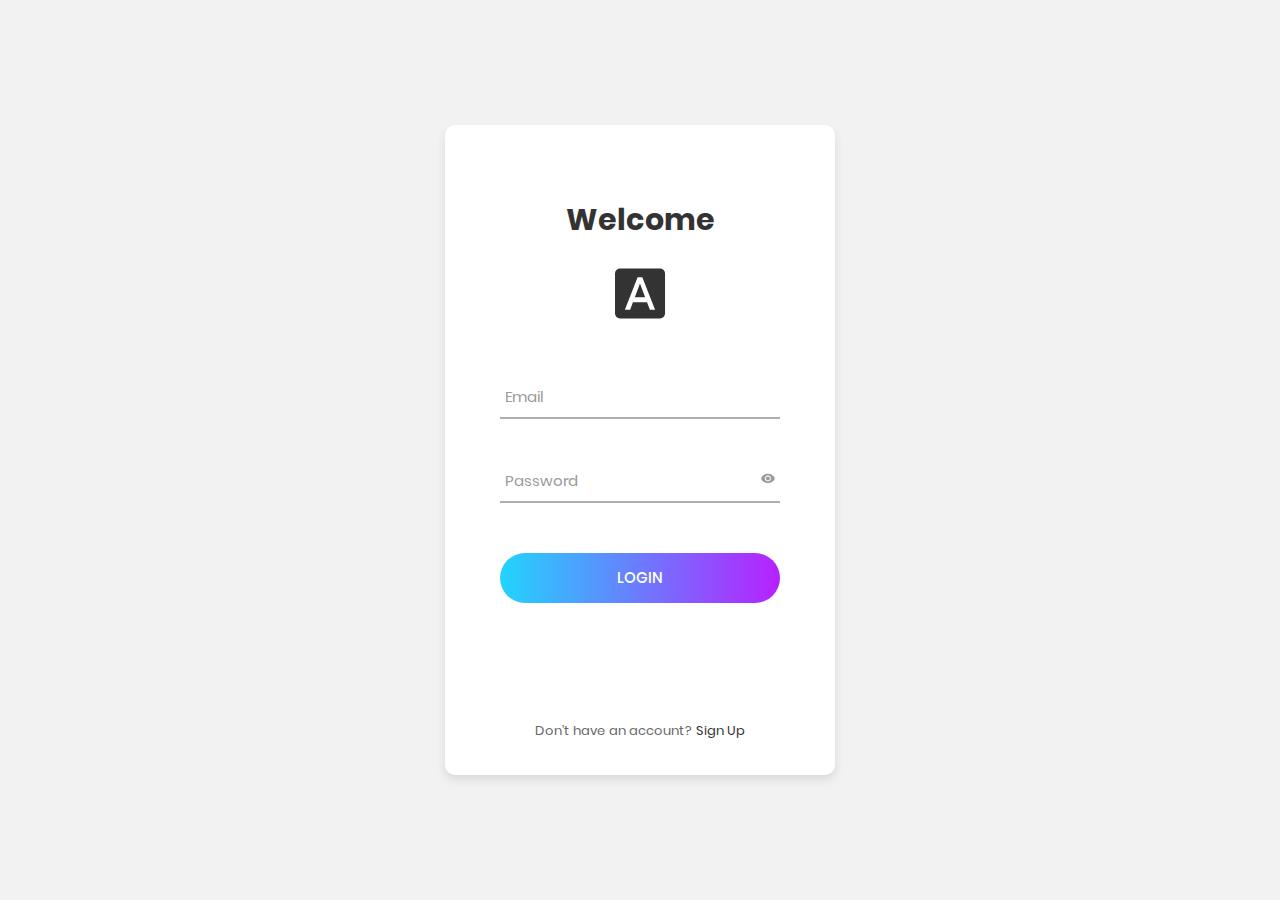
<file: login.html>
<!DOCTYPE html>
<html lang="en">
<head>
	<title>Login V2</title>
	<meta charset="UTF-8">
	<meta name="viewport" content="width=device-width, initial-scale=1">
<!--===============================================================================================-->	
	<link rel="icon" type="image/png" href="images/icons/favicon.ico"/>
<!--===============================================================================================-->
	<link rel="stylesheet" type="text/css" href="vendor/bootstrap/css/bootstrap.min.css">
<!--===============================================================================================-->
	<link rel="stylesheet" type="text/css" href="fonts/font-awesome-4.7.0/css/font-awesome.min.css">
<!--===============================================================================================-->
	<link rel="stylesheet" type="text/css" href="fonts/iconic/css/material-design-iconic-font.min.css">
<!--===============================================================================================-->
	<link rel="stylesheet" type="text/css" href="vendor/animate/animate.css">
<!--===============================================================================================-->	
	<link rel="stylesheet" type="text/css" href="vendor/css-hamburgers/hamburgers.min.css">
<!--===============================================================================================-->
	<link rel="stylesheet" type="text/css" href="vendor/animsition/css/animsition.min.css">
<!--===============================================================================================-->
	<link rel="stylesheet" type="text/css" href="vendor/select2/select2.min.css">
<!--===============================================================================================-->	
	<link rel="stylesheet" type="text/css" href="vendor/daterangepicker/daterangepicker.css">
<!--===============================================================================================-->
	<link rel="stylesheet" type="text/css" href="css/util.css">
	<link rel="stylesheet" type="text/css" href="css/main.css">
<!--===============================================================================================-->
</head>
<body>
	
	<div class="limiter">
		<div class="container-login100">
			<div class="wrap-login100">
				<form class="login100-form validate-form">
					<span class="login100-form-title p-b-26">
						Welcome
					</span>
					<span class="login100-form-title p-b-48">
						<i class="zmdi zmdi-font"></i>
					</span>

					<div class="wrap-input100 validate-input" data-validate = "Valid email is: a@b.c">
						<input class="input100" type="text" name="email">
						<span class="focus-input100" data-placeholder="Email"></span>
					</div>

					<div class="wrap-input100 validate-input" data-validate="Enter password">
						<span class="btn-show-pass">
							<i class="zmdi zmdi-eye"></i>
						</span>
						<input class="input100" type="password" name="pass">
						<span class="focus-input100" data-placeholder="Password"></span>
					</div>

					<div class="container-login100-form-btn">
						<div class="wrap-login100-form-btn">
							<div class="login100-form-bgbtn"></div>
							<button class="login100-form-btn">
								Login
							</button>
						</div>
					</div>

					<div class="text-center p-t-115">
						<span class="txt1">
							Don’t have an account?
						</span>

						<a class="txt2" href="#">
							Sign Up
						</a>
					</div>
				</form>
			</div>
		</div>
	</div>
	

	<div id="dropDownSelect1"></div>
	
<!--===============================================================================================-->
	<script src="vendor/jquery/jquery-3.2.1.min.js"></script>
<!--===============================================================================================-->
	<script src="vendor/animsition/js/animsition.min.js"></script>
<!--===============================================================================================-->
	<script src="vendor/bootstrap/js/popper.js"></script>
	<script src="vendor/bootstrap/js/bootstrap.min.js"></script>
<!--===============================================================================================-->
	<script src="vendor/select2/select2.min.js"></script>
<!--===============================================================================================-->
	<script src="vendor/daterangepicker/moment.min.js"></script>
	<script src="vendor/daterangepicker/daterangepicker.js"></script>
<!--===============================================================================================-->
	<script src="vendor/countdowntime/countdowntime.js"></script>
<!--===============================================================================================-->
	<script src="js/main.js"></script>

</body>
</html>
</file>
<file: vendor/daterangepicker/daterangepicker.css>
.daterangepicker {
  position: absolute;
  color: inherit;
  background-color: #fff;
  border-radius: 4px;
  width: 278px;
  padding: 4px;
  margin-top: 1px;
  top: 100px;
  left: 20px;
  /* Calendars */ }
  .daterangepicker:before, .daterangepicker:after {
    position: absolute;
    display: inline-block;
    border-bottom-color: rgba(0, 0, 0, 0.2);
    content: ''; }
  .daterangepicker:before {
    top: -7px;
    border-right: 7px solid transparent;
    border-left: 7px solid transparent;
    border-bottom: 7px solid #ccc; }
  .daterangepicker:after {
    top: -6px;
    border-right: 6px solid transparent;
    border-bottom: 6px solid #fff;
    border-left: 6px solid transparent; }
  .daterangepicker.opensleft:before {
    right: 9px; }
  .daterangepicker.opensleft:after {
    right: 10px; }
  .daterangepicker.openscenter:before {
    left: 0;
    right: 0;
    width: 0;
    margin-left: auto;
    margin-right: auto; }
  .daterangepicker.openscenter:after {
    left: 0;
    right: 0;
    width: 0;
    margin-left: auto;
    margin-right: auto; }
  .daterangepicker.opensright:before {
    left: 9px; }
  .daterangepicker.opensright:after {
    left: 10px; }
  .daterangepicker.dropup {
    margin-top: -5px; }
    .daterangepicker.dropup:before {
      top: initial;
      bottom: -7px;
      border-bottom: initial;
      border-top: 7px solid #ccc; }
    .daterangepicker.dropup:after {
      top: initial;
      bottom: -6px;
      border-bottom: initial;
      border-top: 6px solid #fff; }
  .daterangepicker.dropdown-menu {
    max-width: none;
    z-index: 3001; }
  .daterangepicker.single .ranges, .daterangepicker.single .calendar {
    float: none; }
  .daterangepicker.show-calendar .calendar {
    display: block; }
  .daterangepicker .calendar {
    display: none;
    max-width: 270px;
    margin: 4px; }
    .daterangepicker .calendar.single .calendar-table {
      border: none; }
    .daterangepicker .calendar th, .daterangepicker .calendar td {
      white-space: nowrap;
      text-align: center;
      min-width: 32px; }
  .daterangepicker .calendar-table {
    border: 1px solid #fff;
    padding: 4px;
    border-radius: 4px;
    background-color: #fff; }
  .daterangepicker table {
    width: 100%;
    margin: 0; }
  .daterangepicker td, .daterangepicker th {
    text-align: center;
    width: 20px;
    height: 20px;
    border-radius: 4px;
    border: 1px solid transparent;
    white-space: nowrap;
    cursor: pointer; }
    .daterangepicker td.available:hover, .daterangepicker th.available:hover {
      background-color: #eee;
      border-color: transparent;
      color: inherit; }
    .daterangepicker td.week, .daterangepicker th.week {
      font-size: 80%;
      color: #ccc; }
  .daterangepicker td.off, .daterangepicker td.off.in-range, .daterangepicker td.off.start-date, .daterangepicker td.off.end-date {
    background-color: #fff;
    border-color: transparent;
    color: #999; }
  .daterangepicker td.in-range {
    background-color: #ebf4f8;
    border-color: transparent;
    color: #000;
    border-radius: 0; }
  .daterangepicker td.start-date {
    border-radius: 4px 0 0 4px; }
  .daterangepicker td.end-date {
    border-radius: 0 4px 4px 0; }
  .daterangepicker td.start-date.end-date {
    border-radius: 4px; }
  .daterangepicker td.active, .daterangepicker td.active:hover {
    background-color: #357ebd;
    border-color: transparent;
    color: #fff; }
  .daterangepicker th.month {
    width: auto; }
  .daterangepicker td.disabled, .daterangepicker option.disabled {
    color: #999;
    cursor: not-allowed;
    text-decoration: line-through; }
  .daterangepicker select.monthselect, .daterangepicker select.yearselect {
    font-size: 12px;
    padding: 1px;
    height: auto;
    margin: 0;
    cursor: default; }
  .daterangepicker select.monthselect {
    margin-right: 2%;
    width: 56%; }
  .daterangepicker select.yearselect {
    width: 40%; }
  .daterangepicker select.hourselect, .daterangepicker select.minuteselect, .daterangepicker select.secondselect, .daterangepicker select.ampmselect {
    width: 50px;
    margin-bottom: 0; }
  .daterangepicker .input-mini {
    border: 1px solid #ccc;
    border-radius: 4px;
    color: #555;
    height: 30px;
    line-height: 30px;
    display: block;
    vertical-align: middle;
    margin: 0 0 5px 0;
    padding: 0 6px 0 28px;
    width: 100%; }
    .daterangepicker .input-mini.active {
      border: 1px solid #08c;
      border-radius: 4px; }
  .daterangepicker .daterangepicker_input {
    position: relative; }
    .daterangepicker .daterangepicker_input i {
      position: absolute;
      left: 8px;
      top: 8px; }
  .daterangepicker.rtl .input-mini {
    padding-right: 28px;
    padding-left: 6px; }
  .daterangepicker.rtl .daterangepicker_input i {
    left: auto;
    right: 8px; }
  .daterangepicker .calendar-time {
    text-align: center;
    margin: 5px auto;
    line-height: 30px;
    position: relative;
    padding-left: 28px; }
    .daterangepicker .calendar-time select.disabled {
      color: #ccc;
      cursor: not-allowed; }

.ranges {
  font-size: 11px;
  float: none;
  margin: 4px;
  text-align: left; }
  .ranges ul {
    list-style: none;
    margin: 0 auto;
    padding: 0;
    width: 100%; }
  .ranges li {
    font-size: 13px;
    background-color: #f5f5f5;
    border: 1px solid #f5f5f5;
    border-radius: 4px;
    color: #08c;
    padding: 3px 12px;
    margin-bottom: 8px;
    cursor: pointer; }
    .ranges li:hover {
      background-color: #08c;
      border: 1px solid #08c;
      color: #fff; }
    .ranges li.active {
      background-color: #08c;
      border: 1px solid #08c;
      color: #fff; }

/*  Larger Screen Styling */
@media (min-width: 564px) {
  .daterangepicker {
    width: auto; }
    .daterangepicker .ranges ul {
      width: 160px; }
    .daterangepicker.single .ranges ul {
      width: 100%; }
    .daterangepicker.single .calendar.left {
      clear: none; }
    .daterangepicker.single.ltr .ranges, .daterangepicker.single.ltr .calendar {
      float: left; }
    .daterangepicker.single.rtl .ranges, .daterangepicker.single.rtl .calendar {
      float: right; }
    .daterangepicker.ltr {
      direction: ltr;
      text-align: left; }
      .daterangepicker.ltr .calendar.left {
        clear: left;
        margin-right: 0; }
        .daterangepicker.ltr .calendar.left .calendar-table {
          border-right: none;
          border-top-right-radius: 0;
          border-bottom-right-radius: 0; }
      .daterangepicker.ltr .calendar.right {
        margin-left: 0; }
        .daterangepicker.ltr .calendar.right .calendar-table {
          border-left: none;
          border-top-left-radius: 0;
          border-bottom-left-radius: 0; }
      .daterangepicker.ltr .left .daterangepicker_input {
        padding-right: 12px; }
      .daterangepicker.ltr .calendar.left .calendar-table {
        padding-right: 12px; }
      .daterangepicker.ltr .ranges, .daterangepicker.ltr .calendar {
        float: left; }
    .daterangepicker.rtl {
      direction: rtl;
      text-align: right; }
      .daterangepicker.rtl .calendar.left {
        clear: right;
        margin-left: 0; }
        .daterangepicker.rtl .calendar.left .calendar-table {
          border-left: none;
          border-top-left-radius: 0;
          border-bottom-left-radius: 0; }
      .daterangepicker.rtl .calendar.right {
        margin-right: 0; }
        .daterangepicker.rtl .calendar.right .calendar-table {
          border-right: none;
          border-top-right-radius: 0;
          border-bottom-right-radius: 0; }
      .daterangepicker.rtl .left .daterangepicker_input {
        padding-left: 12px; }
      .daterangepicker.rtl .calendar.left .calendar-table {
        padding-left: 12px; }
      .daterangepicker.rtl .ranges, .daterangepicker.rtl .calendar {
        text-align: right;
        float: right; } }
@media (min-width: 730px) {
  .daterangepicker .ranges {
    width: auto; }
  .daterangepicker.ltr .ranges {
    float: left; }
  .daterangepicker.rtl .ranges {
    float: right; }
  .daterangepicker .calendar.left {
    clear: none !important; } }
</file>
<file: css/util.css>
/*[ FONT SIZE ]
///////////////////////////////////////////////////////////
*/
.fs-1 {font-size: 1px;}
.fs-2 {font-size: 2px;}
.fs-3 {font-size: 3px;}
.fs-4 {font-size: 4px;}
.fs-5 {font-size: 5px;}
.fs-6 {font-size: 6px;}
.fs-7 {font-size: 7px;}
.fs-8 {font-size: 8px;}
.fs-9 {font-size: 9px;}
.fs-10 {font-size: 10px;}
.fs-11 {font-size: 11px;}
.fs-12 {font-size: 12px;}
.fs-13 {font-size: 13px;}
.fs-14 {font-size: 14px;}
.fs-15 {font-size: 15px;}
.fs-16 {font-size: 16px;}
.fs-17 {font-size: 17px;}
.fs-18 {font-size: 18px;}
.fs-19 {font-size: 19px;}
.fs-20 {font-size: 20px;}
.fs-21 {font-size: 21px;}
.fs-22 {font-size: 22px;}
.fs-23 {font-size: 23px;}
.fs-24 {font-size: 24px;}
.fs-25 {font-size: 25px;}
.fs-26 {font-size: 26px;}
.fs-27 {font-size: 27px;}
.fs-28 {font-size: 28px;}
.fs-29 {font-size: 29px;}
.fs-30 {font-size: 30px;}
.fs-31 {font-size: 31px;}
.fs-32 {font-size: 32px;}
.fs-33 {font-size: 33px;}
.fs-34 {font-size: 34px;}
.fs-35 {font-size: 35px;}
.fs-36 {font-size: 36px;}
.fs-37 {font-size: 37px;}
.fs-38 {font-size: 38px;}
.fs-39 {font-size: 39px;}
.fs-40 {font-size: 40px;}
.fs-41 {font-size: 41px;}
.fs-42 {font-size: 42px;}
.fs-43 {font-size: 43px;}
.fs-44 {font-size: 44px;}
.fs-45 {font-size: 45px;}
.fs-46 {font-size: 46px;}
.fs-47 {font-size: 47px;}
.fs-48 {font-size: 48px;}
.fs-49 {font-size: 49px;}
.fs-50 {font-size: 50px;}
.fs-51 {font-size: 51px;}
.fs-52 {font-size: 52px;}
.fs-53 {font-size: 53px;}
.fs-54 {font-size: 54px;}
.fs-55 {font-size: 55px;}
.fs-56 {font-size: 56px;}
.fs-57 {font-size: 57px;}
.fs-58 {font-size: 58px;}
.fs-59 {font-size: 59px;}
.fs-60 {font-size: 60px;}
.fs-61 {font-size: 61px;}
.fs-62 {font-size: 62px;}
.fs-63 {font-size: 63px;}
.fs-64 {font-size: 64px;}
.fs-65 {font-size: 65px;}
.fs-66 {font-size: 66px;}
.fs-67 {font-size: 67px;}
.fs-68 {font-size: 68px;}
.fs-69 {font-size: 69px;}
.fs-70 {font-size: 70px;}
.fs-71 {font-size: 71px;}
.fs-72 {font-size: 72px;}
.fs-73 {font-size: 73px;}
.fs-74 {font-size: 74px;}
.fs-75 {font-size: 75px;}
.fs-76 {font-size: 76px;}
.fs-77 {font-size: 77px;}
.fs-78 {font-size: 78px;}
.fs-79 {font-size: 79px;}
.fs-80 {font-size: 80px;}
.fs-81 {font-size: 81px;}
.fs-82 {font-size: 82px;}
.fs-83 {font-size: 83px;}
.fs-84 {font-size: 84px;}
.fs-85 {font-size: 85px;}
.fs-86 {font-size: 86px;}
.fs-87 {font-size: 87px;}
.fs-88 {font-size: 88px;}
.fs-89 {font-size: 89px;}
.fs-90 {font-size: 90px;}
.fs-91 {font-size: 91px;}
.fs-92 {font-size: 92px;}
.fs-93 {font-size: 93px;}
.fs-94 {font-size: 94px;}
.fs-95 {font-size: 95px;}
.fs-96 {font-size: 96px;}
.fs-97 {font-size: 97px;}
.fs-98 {font-size: 98px;}
.fs-99 {font-size: 99px;}
.fs-100 {font-size: 100px;}
.fs-101 {font-size: 101px;}
.fs-102 {font-size: 102px;}
.fs-103 {font-size: 103px;}
.fs-104 {font-size: 104px;}
.fs-105 {font-size: 105px;}
.fs-106 {font-size: 106px;}
.fs-107 {font-size: 107px;}
.fs-108 {font-size: 108px;}
.fs-109 {font-size: 109px;}
.fs-110 {font-size: 110px;}
.fs-111 {font-size: 111px;}
.fs-112 {font-size: 112px;}
.fs-113 {font-size: 113px;}
.fs-114 {font-size: 114px;}
.fs-115 {font-size: 115px;}
.fs-116 {font-size: 116px;}
.fs-117 {font-size: 117px;}
.fs-118 {font-size: 118px;}
.fs-119 {font-size: 119px;}
.fs-120 {font-size: 120px;}
.fs-121 {font-size: 121px;}
.fs-122 {font-size: 122px;}
.fs-123 {font-size: 123px;}
.fs-124 {font-size: 124px;}
.fs-125 {font-size: 125px;}
.fs-126 {font-size: 126px;}
.fs-127 {font-size: 127px;}
.fs-128 {font-size: 128px;}
.fs-129 {font-size: 129px;}
.fs-130 {font-size: 130px;}
.fs-131 {font-size: 131px;}
.fs-132 {font-size: 132px;}
.fs-133 {font-size: 133px;}
.fs-134 {font-size: 134px;}
.fs-135 {font-size: 135px;}
.fs-136 {font-size: 136px;}
.fs-137 {font-size: 137px;}
.fs-138 {font-size: 138px;}
.fs-139 {font-size: 139px;}
.fs-140 {font-size: 140px;}
.fs-141 {font-size: 141px;}
.fs-142 {font-size: 142px;}
.fs-143 {font-size: 143px;}
.fs-144 {font-size: 144px;}
.fs-145 {font-size: 145px;}
.fs-146 {font-size: 146px;}
.fs-147 {font-size: 147px;}
.fs-148 {font-size: 148px;}
.fs-149 {font-size: 149px;}
.fs-150 {font-size: 150px;}
.fs-151 {font-size: 151px;}
.fs-152 {font-size: 152px;}
.fs-153 {font-size: 153px;}
.fs-154 {font-size: 154px;}
.fs-155 {font-size: 155px;}
.fs-156 {font-size: 156px;}
.fs-157 {font-size: 157px;}
.fs-158 {font-size: 158px;}
.fs-159 {font-size: 159px;}
.fs-160 {font-size: 160px;}
.fs-161 {font-size: 161px;}
.fs-162 {font-size: 162px;}
.fs-163 {font-size: 163px;}
.fs-164 {font-size: 164px;}
.fs-165 {font-size: 165px;}
.fs-166 {font-size: 166px;}
.fs-167 {font-size: 167px;}
.fs-168 {font-size: 168px;}
.fs-169 {font-size: 169px;}
.fs-170 {font-size: 170px;}
.fs-171 {font-size: 171px;}
.fs-172 {font-size: 172px;}
.fs-173 {font-size: 173px;}
.fs-174 {font-size: 174px;}
.fs-175 {font-size: 175px;}
.fs-176 {font-size: 176px;}
.fs-177 {font-size: 177px;}
.fs-178 {font-size: 178px;}
.fs-179 {font-size: 179px;}
.fs-180 {font-size: 180px;}
.fs-181 {font-size: 181px;}
.fs-182 {font-size: 182px;}
.fs-183 {font-size: 183px;}
.fs-184 {font-size: 184px;}
.fs-185 {font-size: 185px;}
.fs-186 {font-size: 186px;}
.fs-187 {font-size: 187px;}
.fs-188 {font-size: 188px;}
.fs-189 {font-size: 189px;}
.fs-190 {font-size: 190px;}
.fs-191 {font-size: 191px;}
.fs-192 {font-size: 192px;}
.fs-193 {font-size: 193px;}
.fs-194 {font-size: 194px;}
.fs-195 {font-size: 195px;}
.fs-196 {font-size: 196px;}
.fs-197 {font-size: 197px;}
.fs-198 {font-size: 198px;}
.fs-199 {font-size: 199px;}
.fs-200 {font-size: 200px;}

/*[ PADDING ]
///////////////////////////////////////////////////////////
*/
.p-t-0 {padding-top: 0px;}
.p-t-1 {padding-top: 1px;}
.p-t-2 {padding-top: 2px;}
.p-t-3 {padding-top: 3px;}
.p-t-4 {padding-top: 4px;}
.p-t-5 {padding-top: 5px;}
.p-t-6 {padding-top: 6px;}
.p-t-7 {padding-top: 7px;}
.p-t-8 {padding-top: 8px;}
.p-t-9 {padding-top: 9px;}
.p-t-10 {padding-top: 10px;}
.p-t-11 {padding-top: 11px;}
.p-t-12 {padding-top: 12px;}
.p-t-13 {padding-top: 13px;}
.p-t-14 {padding-top: 14px;}
.p-t-15 {padding-top: 15px;}
.p-t-16 {padding-top: 16px;}
.p-t-17 {padding-top: 17px;}
.p-t-18 {padding-top: 18px;}
.p-t-19 {padding-top: 19px;}
.p-t-20 {padding-top: 20px;}
.p-t-21 {padding-top: 21px;}
.p-t-22 {padding-top: 22px;}
.p-t-23 {padding-top: 23px;}
.p-t-24 {padding-top: 24px;}
.p-t-25 {padding-top: 25px;}
.p-t-26 {padding-top: 26px;}
.p-t-27 {padding-top: 27px;}
.p-t-28 {padding-top: 28px;}
.p-t-29 {padding-top: 29px;}
.p-t-30 {padding-top: 30px;}
.p-t-31 {padding-top: 31px;}
.p-t-32 {padding-top: 32px;}
.p-t-33 {padding-top: 33px;}
.p-t-34 {padding-top: 34px;}
.p-t-35 {padding-top: 35px;}
.p-t-36 {padding-top: 36px;}
.p-t-37 {padding-top: 37px;}
.p-t-38 {padding-top: 38px;}
.p-t-39 {padding-top: 39px;}
.p-t-40 {padding-top: 40px;}
.p-t-41 {padding-top: 41px;}
.p-t-42 {padding-top: 42px;}
.p-t-43 {padding-top: 43px;}
.p-t-44 {padding-top: 44px;}
.p-t-45 {padding-top: 45px;}
.p-t-46 {padding-top: 46px;}
.p-t-47 {padding-top: 47px;}
.p-t-48 {padding-top: 48px;}
.p-t-49 {padding-top: 49px;}
.p-t-50 {padding-top: 50px;}
.p-t-51 {padding-top: 51px;}
.p-t-52 {padding-top: 52px;}
.p-t-53 {padding-top: 53px;}
.p-t-54 {padding-top: 54px;}
.p-t-55 {padding-top: 55px;}
.p-t-56 {padding-top: 56px;}
.p-t-57 {padding-top: 57px;}
.p-t-58 {padding-top: 58px;}
.p-t-59 {padding-top: 59px;}
.p-t-60 {padding-top: 60px;}
.p-t-61 {padding-top: 61px;}
.p-t-62 {padding-top: 62px;}
.p-t-63 {padding-top: 63px;}
.p-t-64 {padding-top: 64px;}
.p-t-65 {padding-top: 65px;}
.p-t-66 {padding-top: 66px;}
.p-t-67 {padding-top: 67px;}
.p-t-68 {padding-top: 68px;}
.p-t-69 {padding-top: 69px;}
.p-t-70 {padding-top: 70px;}
.p-t-71 {padding-top: 71px;}
.p-t-72 {padding-top: 72px;}
.p-t-73 {padding-top: 73px;}
.p-t-74 {padding-top: 74px;}
.p-t-75 {padding-top: 75px;}
.p-t-76 {padding-top: 76px;}
.p-t-77 {padding-top: 77px;}
.p-t-78 {padding-top: 78px;}
.p-t-79 {padding-top: 79px;}
.p-t-80 {padding-top: 80px;}
.p-t-81 {padding-top: 81px;}
.p-t-82 {padding-top: 82px;}
.p-t-83 {padding-top: 83px;}
.p-t-84 {padding-top: 84px;}
.p-t-85 {padding-top: 85px;}
.p-t-86 {padding-top: 86px;}
.p-t-87 {padding-top: 87px;}
.p-t-88 {padding-top: 88px;}
.p-t-89 {padding-top: 89px;}
.p-t-90 {padding-top: 90px;}
.p-t-91 {padding-top: 91px;}
.p-t-92 {padding-top: 92px;}
.p-t-93 {padding-top: 93px;}
.p-t-94 {padding-top: 94px;}
.p-t-95 {padding-top: 95px;}
.p-t-96 {padding-top: 96px;}
.p-t-97 {padding-top: 97px;}
.p-t-98 {padding-top: 98px;}
.p-t-99 {padding-top: 99px;}
.p-t-100 {padding-top: 100px;}
.p-t-101 {padding-top: 101px;}
.p-t-102 {padding-top: 102px;}
.p-t-103 {padding-top: 103px;}
.p-t-104 {padding-top: 104px;}
.p-t-105 {padding-top: 105px;}
.p-t-106 {padding-top: 106px;}
.p-t-107 {padding-top: 107px;}
.p-t-108 {padding-top: 108px;}
.p-t-109 {padding-top: 109px;}
.p-t-110 {padding-top: 110px;}
.p-t-111 {padding-top: 111px;}
.p-t-112 {padding-top: 112px;}
.p-t-113 {padding-top: 113px;}
.p-t-114 {padding-top: 114px;}
.p-t-115 {padding-top: 115px;}
.p-t-116 {padding-top: 116px;}
.p-t-117 {padding-top: 117px;}
.p-t-118 {padding-top: 118px;}
.p-t-119 {padding-top: 119px;}
.p-t-120 {padding-top: 120px;}
.p-t-121 {padding-top: 121px;}
.p-t-122 {padding-top: 122px;}
.p-t-123 {padding-top: 123px;}
.p-t-124 {padding-top: 124px;}
.p-t-125 {padding-top: 125px;}
.p-t-126 {padding-top: 126px;}
.p-t-127 {padding-top: 127px;}
.p-t-128 {padding-top: 128px;}
.p-t-129 {padding-top: 129px;}
.p-t-130 {padding-top: 130px;}
.p-t-131 {padding-top: 131px;}
.p-t-132 {padding-top: 132px;}
.p-t-133 {padding-top: 133px;}
.p-t-134 {padding-top: 134px;}
.p-t-135 {padding-top: 135px;}
.p-t-136 {padding-top: 136px;}
.p-t-137 {padding-top: 137px;}
.p-t-138 {padding-top: 138px;}
.p-t-139 {padding-top: 139px;}
.p-t-140 {padding-top: 140px;}
.p-t-141 {padding-top: 141px;}
.p-t-142 {padding-top: 142px;}
.p-t-143 {padding-top: 143px;}
.p-t-144 {padding-top: 144px;}
.p-t-145 {padding-top: 145px;}
.p-t-146 {padding-top: 146px;}
.p-t-147 {padding-top: 147px;}
.p-t-148 {padding-top: 148px;}
.p-t-149 {padding-top: 149px;}
.p-t-150 {padding-top: 150px;}
.p-t-151 {padding-top: 151px;}
.p-t-152 {padding-top: 152px;}
.p-t-153 {padding-top: 153px;}
.p-t-154 {padding-top: 154px;}
.p-t-155 {padding-top: 155px;}
.p-t-156 {padding-top: 156px;}
.p-t-157 {padding-top: 157px;}
.p-t-158 {padding-top: 158px;}
.p-t-159 {padding-top: 159px;}
.p-t-160 {padding-top: 160px;}
.p-t-161 {padding-top: 161px;}
.p-t-162 {padding-top: 162px;}
.p-t-163 {padding-top: 163px;}
.p-t-164 {padding-top: 164px;}
.p-t-165 {padding-top: 165px;}
.p-t-166 {padding-top: 166px;}
.p-t-167 {padding-top: 167px;}
.p-t-168 {padding-top: 168px;}
.p-t-169 {padding-top: 169px;}
.p-t-170 {padding-top: 170px;}
.p-t-171 {padding-top: 171px;}
.p-t-172 {padding-top: 172px;}
.p-t-173 {padding-top: 173px;}
.p-t-174 {padding-top: 174px;}
.p-t-175 {padding-top: 175px;}
.p-t-176 {padding-top: 176px;}
.p-t-177 {padding-top: 177px;}
.p-t-178 {padding-top: 178px;}
.p-t-179 {padding-top: 179px;}
.p-t-180 {padding-top: 180px;}
.p-t-181 {padding-top: 181px;}
.p-t-182 {padding-top: 182px;}
.p-t-183 {padding-top: 183px;}
.p-t-184 {padding-top: 184px;}
.p-t-185 {padding-top: 185px;}
.p-t-186 {padding-top: 186px;}
.p-t-187 {padding-top: 187px;}
.p-t-188 {padding-top: 188px;}
.p-t-189 {padding-top: 189px;}
.p-t-190 {padding-top: 190px;}
.p-t-191 {padding-top: 191px;}
.p-t-192 {padding-top: 192px;}
.p-t-193 {padding-top: 193px;}
.p-t-194 {padding-top: 194px;}
.p-t-195 {padding-top: 195px;}
.p-t-196 {padding-top: 196px;}
.p-t-197 {padding-top: 197px;}
.p-t-198 {padding-top: 198px;}
.p-t-199 {padding-top: 199px;}
.p-t-200 {padding-top: 200px;}
.p-t-201 {padding-top: 201px;}
.p-t-202 {padding-top: 202px;}
.p-t-203 {padding-top: 203px;}
.p-t-204 {padding-top: 204px;}
.p-t-205 {padding-top: 205px;}
.p-t-206 {padding-top: 206px;}
.p-t-207 {padding-top: 207px;}
.p-t-208 {padding-top: 208px;}
.p-t-209 {padding-top: 209px;}
.p-t-210 {padding-top: 210px;}
.p-t-211 {padding-top: 211px;}
.p-t-212 {padding-top: 212px;}
.p-t-213 {padding-top: 213px;}
.p-t-214 {padding-top: 214px;}
.p-t-215 {padding-top: 215px;}
.p-t-216 {padding-top: 216px;}
.p-t-217 {padding-top: 217px;}
.p-t-218 {padding-top: 218px;}
.p-t-219 {padding-top: 219px;}
.p-t-220 {padding-top: 220px;}
.p-t-221 {padding-top: 221px;}
.p-t-222 {padding-top: 222px;}
.p-t-223 {padding-top: 223px;}
.p-t-224 {padding-top: 224px;}
.p-t-225 {padding-top: 225px;}
.p-t-226 {padding-top: 226px;}
.p-t-227 {padding-top: 227px;}
.p-t-228 {padding-top: 228px;}
.p-t-229 {padding-top: 229px;}
.p-t-230 {padding-top: 230px;}
.p-t-231 {padding-top: 231px;}
.p-t-232 {padding-top: 232px;}
.p-t-233 {padding-top: 233px;}
.p-t-234 {padding-top: 234px;}
.p-t-235 {padding-top: 235px;}
.p-t-236 {padding-top: 236px;}
.p-t-237 {padding-top: 237px;}
.p-t-238 {padding-top: 238px;}
.p-t-239 {padding-top: 239px;}
.p-t-240 {padding-top: 240px;}
.p-t-241 {padding-top: 241px;}
.p-t-242 {padding-top: 242px;}
.p-t-243 {padding-top: 243px;}
.p-t-244 {padding-top: 244px;}
.p-t-245 {padding-top: 245px;}
.p-t-246 {padding-top: 246px;}
.p-t-247 {padding-top: 247px;}
.p-t-248 {padding-top: 248px;}
.p-t-249 {padding-top: 249px;}
.p-t-250 {padding-top: 250px;}
.p-b-0 {padding-bottom: 0px;}
.p-b-1 {padding-bottom: 1px;}
.p-b-2 {padding-bottom: 2px;}
.p-b-3 {padding-bottom: 3px;}
.p-b-4 {padding-bottom: 4px;}
.p-b-5 {padding-bottom: 5px;}
.p-b-6 {padding-bottom: 6px;}
.p-b-7 {padding-bottom: 7px;}
.p-b-8 {padding-bottom: 8px;}
.p-b-9 {padding-bottom: 9px;}
.p-b-10 {padding-bottom: 10px;}
.p-b-11 {padding-bottom: 11px;}
.p-b-12 {padding-bottom: 12px;}
.p-b-13 {padding-bottom: 13px;}
.p-b-14 {padding-bottom: 14px;}
.p-b-15 {padding-bottom: 15px;}
.p-b-16 {padding-bottom: 16px;}
.p-b-17 {padding-bottom: 17px;}
.p-b-18 {padding-bottom: 18px;}
.p-b-19 {padding-bottom: 19px;}
.p-b-20 {padding-bottom: 20px;}
.p-b-21 {padding-bottom: 21px;}
.p-b-22 {padding-bottom: 22px;}
.p-b-23 {padding-bottom: 23px;}
.p-b-24 {padding-bottom: 24px;}
.p-b-25 {padding-bottom: 25px;}
.p-b-26 {padding-bottom: 26px;}
.p-b-27 {padding-bottom: 27px;}
.p-b-28 {padding-bottom: 28px;}
.p-b-29 {padding-bottom: 29px;}
.p-b-30 {padding-bottom: 30px;}
.p-b-31 {padding-bottom: 31px;}
.p-b-32 {padding-bottom: 32px;}
.p-b-33 {padding-bottom: 33px;}
.p-b-34 {padding-bottom: 34px;}
.p-b-35 {padding-bottom: 35px;}
.p-b-36 {padding-bottom: 36px;}
.p-b-37 {padding-bottom: 37px;}
.p-b-38 {padding-bottom: 38px;}
.p-b-39 {padding-bottom: 39px;}
.p-b-40 {padding-bottom: 40px;}
.p-b-41 {padding-bottom: 41px;}
.p-b-42 {padding-bottom: 42px;}
.p-b-43 {padding-bottom: 43px;}
.p-b-44 {padding-bottom: 44px;}
.p-b-45 {padding-bottom: 45px;}
.p-b-46 {padding-bottom: 46px;}
.p-b-47 {padding-bottom: 47px;}
.p-b-48 {padding-bottom: 48px;}
.p-b-49 {padding-bottom: 49px;}
.p-b-50 {padding-bottom: 50px;}
.p-b-51 {padding-bottom: 51px;}
.p-b-52 {padding-bottom: 52px;}
.p-b-53 {padding-bottom: 53px;}
.p-b-54 {padding-bottom: 54px;}
.p-b-55 {padding-bottom: 55px;}
.p-b-56 {padding-bottom: 56px;}
.p-b-57 {padding-bottom: 57px;}
.p-b-58 {padding-bottom: 58px;}
.p-b-59 {padding-bottom: 59px;}
.p-b-60 {padding-bottom: 60px;}
.p-b-61 {padding-bottom: 61px;}
.p-b-62 {padding-bottom: 62px;}
.p-b-63 {padding-bottom: 63px;}
.p-b-64 {padding-bottom: 64px;}
.p-b-65 {padding-bottom: 65px;}
.p-b-66 {padding-bottom: 66px;}
.p-b-67 {padding-bottom: 67px;}
.p-b-68 {padding-bottom: 68px;}
.p-b-69 {padding-bottom: 69px;}
.p-b-70 {padding-bottom: 70px;}
.p-b-71 {padding-bottom: 71px;}
.p-b-72 {padding-bottom: 72px;}
.p-b-73 {padding-bottom: 73px;}
.p-b-74 {padding-bottom: 74px;}
.p-b-75 {padding-bottom: 75px;}
.p-b-76 {padding-bottom: 76px;}
.p-b-77 {padding-bottom: 77px;}
.p-b-78 {padding-bottom: 78px;}
.p-b-79 {padding-bottom: 79px;}
.p-b-80 {padding-bottom: 80px;}
.p-b-81 {padding-bottom: 81px;}
.p-b-82 {padding-bottom: 82px;}
.p-b-83 {padding-bottom: 83px;}
.p-b-84 {padding-bottom: 84px;}
.p-b-85 {padding-bottom: 85px;}
.p-b-86 {padding-bottom: 86px;}
.p-b-87 {padding-bottom: 87px;}
.p-b-88 {padding-bottom: 88px;}
.p-b-89 {padding-bottom: 89px;}
.p-b-90 {padding-bottom: 90px;}
.p-b-91 {padding-bottom: 91px;}
.p-b-92 {padding-bottom: 92px;}
.p-b-93 {padding-bottom: 93px;}
.p-b-94 {padding-bottom: 94px;}
.p-b-95 {padding-bottom: 95px;}
.p-b-96 {padding-bottom: 96px;}
.p-b-97 {padding-bottom: 97px;}
.p-b-98 {padding-bottom: 98px;}
.p-b-99 {padding-bottom: 99px;}
.p-b-100 {padding-bottom: 100px;}
.p-b-101 {padding-bottom: 101px;}
.p-b-102 {padding-bottom: 102px;}
.p-b-103 {padding-bottom: 103px;}
.p-b-104 {padding-bottom: 104px;}
.p-b-105 {padding-bottom: 105px;}
.p-b-106 {padding-bottom: 106px;}
.p-b-107 {padding-bottom: 107px;}
.p-b-108 {padding-bottom: 108px;}
.p-b-109 {padding-bottom: 109px;}
.p-b-110 {padding-bottom: 110px;}
.p-b-111 {padding-bottom: 111px;}
.p-b-112 {padding-bottom: 112px;}
.p-b-113 {padding-bottom: 113px;}
.p-b-114 {padding-bottom: 114px;}
.p-b-115 {padding-bottom: 115px;}
.p-b-116 {padding-bottom: 116px;}
.p-b-117 {padding-bottom: 117px;}
.p-b-118 {padding-bottom: 118px;}
.p-b-119 {padding-bottom: 119px;}
.p-b-120 {padding-bottom: 120px;}
.p-b-121 {padding-bottom: 121px;}
.p-b-122 {padding-bottom: 122px;}
.p-b-123 {padding-bottom: 123px;}
.p-b-124 {padding-bottom: 124px;}
.p-b-125 {padding-bottom: 125px;}
.p-b-126 {padding-bottom: 126px;}
.p-b-127 {padding-bottom: 127px;}
.p-b-128 {padding-bottom: 128px;}
.p-b-129 {padding-bottom: 129px;}
.p-b-130 {padding-bottom: 130px;}
.p-b-131 {padding-bottom: 131px;}
.p-b-132 {padding-bottom: 132px;}
.p-b-133 {padding-bottom: 133px;}
.p-b-134 {padding-bottom: 134px;}
.p-b-135 {padding-bottom: 135px;}
.p-b-136 {padding-bottom: 136px;}
.p-b-137 {padding-bottom: 137px;}
.p-b-138 {padding-bottom: 138px;}
.p-b-139 {padding-bottom: 139px;}
.p-b-140 {padding-bottom: 140px;}
.p-b-141 {padding-bottom: 141px;}
.p-b-142 {padding-bottom: 142px;}
.p-b-143 {padding-bottom: 143px;}
.p-b-144 {padding-bottom: 144px;}
.p-b-145 {padding-bottom: 145px;}
.p-b-146 {padding-bottom: 146px;}
.p-b-147 {padding-bottom: 147px;}
.p-b-148 {padding-bottom: 148px;}
.p-b-149 {padding-bottom: 149px;}
.p-b-150 {padding-bottom: 150px;}
.p-b-151 {padding-bottom: 151px;}
.p-b-152 {padding-bottom: 152px;}
.p-b-153 {padding-bottom: 153px;}
.p-b-154 {padding-bottom: 154px;}
.p-b-155 {padding-bottom: 155px;}
.p-b-156 {padding-bottom: 156px;}
.p-b-157 {padding-bottom: 157px;}
.p-b-158 {padding-bottom: 158px;}
.p-b-159 {padding-bottom: 159px;}
.p-b-160 {padding-bottom: 160px;}
.p-b-161 {padding-bottom: 161px;}
.p-b-162 {padding-bottom: 162px;}
.p-b-163 {padding-bottom: 163px;}
.p-b-164 {padding-bottom: 164px;}
.p-b-165 {padding-bottom: 165px;}
.p-b-166 {padding-bottom: 166px;}
.p-b-167 {padding-bottom: 167px;}
.p-b-168 {padding-bottom: 168px;}
.p-b-169 {padding-bottom: 169px;}
.p-b-170 {padding-bottom: 170px;}
.p-b-171 {padding-bottom: 171px;}
.p-b-172 {padding-bottom: 172px;}
.p-b-173 {padding-bottom: 173px;}
.p-b-174 {padding-bottom: 174px;}
.p-b-175 {padding-bottom: 175px;}
.p-b-176 {padding-bottom: 176px;}
.p-b-177 {padding-bottom: 177px;}
.p-b-178 {padding-bottom: 178px;}
.p-b-179 {padding-bottom: 179px;}
.p-b-180 {padding-bottom: 180px;}
.p-b-181 {padding-bottom: 181px;}
.p-b-182 {padding-bottom: 182px;}
.p-b-183 {padding-bottom: 183px;}
.p-b-184 {padding-bottom: 184px;}
.p-b-185 {padding-bottom: 185px;}
.p-b-186 {padding-bottom: 186px;}
.p-b-187 {padding-bottom: 187px;}
.p-b-188 {padding-bottom: 188px;}
.p-b-189 {padding-bottom: 189px;}
.p-b-190 {padding-bottom: 190px;}
.p-b-191 {padding-bottom: 191px;}
.p-b-192 {padding-bottom: 192px;}
.p-b-193 {padding-bottom: 193px;}
.p-b-194 {padding-bottom: 194px;}
.p-b-195 {padding-bottom: 195px;}
.p-b-196 {padding-bottom: 196px;}
.p-b-197 {padding-bottom: 197px;}
.p-b-198 {padding-bottom: 198px;}
.p-b-199 {padding-bottom: 199px;}
.p-b-200 {padding-bottom: 200px;}
.p-b-201 {padding-bottom: 201px;}
.p-b-202 {padding-bottom: 202px;}
.p-b-203 {padding-bottom: 203px;}
.p-b-204 {padding-bottom: 204px;}
.p-b-205 {padding-bottom: 205px;}
.p-b-206 {padding-bottom: 206px;}
.p-b-207 {padding-bottom: 207px;}
.p-b-208 {padding-bottom: 208px;}
.p-b-209 {padding-bottom: 209px;}
.p-b-210 {padding-bottom: 210px;}
.p-b-211 {padding-bottom: 211px;}
.p-b-212 {padding-bottom: 212px;}
.p-b-213 {padding-bottom: 213px;}
.p-b-214 {padding-bottom: 214px;}
.p-b-215 {padding-bottom: 215px;}
.p-b-216 {padding-bottom: 216px;}
.p-b-217 {padding-bottom: 217px;}
.p-b-218 {padding-bottom: 218px;}
.p-b-219 {padding-bottom: 219px;}
.p-b-220 {padding-bottom: 220px;}
.p-b-221 {padding-bottom: 221px;}
.p-b-222 {padding-bottom: 222px;}
.p-b-223 {padding-bottom: 223px;}
.p-b-224 {padding-bottom: 224px;}
.p-b-225 {padding-bottom: 225px;}
.p-b-226 {padding-bottom: 226px;}
.p-b-227 {padding-bottom: 227px;}
.p-b-228 {padding-bottom: 228px;}
.p-b-229 {padding-bottom: 229px;}
.p-b-230 {padding-bottom: 230px;}
.p-b-231 {padding-bottom: 231px;}
.p-b-232 {padding-bottom: 232px;}
.p-b-233 {padding-bottom: 233px;}
.p-b-234 {padding-bottom: 234px;}
.p-b-235 {padding-bottom: 235px;}
.p-b-236 {padding-bottom: 236px;}
.p-b-237 {padding-bottom: 237px;}
.p-b-238 {padding-bottom: 238px;}
.p-b-239 {padding-bottom: 239px;}
.p-b-240 {padding-bottom: 240px;}
.p-b-241 {padding-bottom: 241px;}
.p-b-242 {padding-bottom: 242px;}
.p-b-243 {padding-bottom: 243px;}
.p-b-244 {padding-bottom: 244px;}
.p-b-245 {padding-bottom: 245px;}
.p-b-246 {padding-bottom: 246px;}
.p-b-247 {padding-bottom: 247px;}
.p-b-248 {padding-bottom: 248px;}
.p-b-249 {padding-bottom: 249px;}
.p-b-250 {padding-bottom: 250px;}
.p-l-0 {padding-left: 0px;}
.p-l-1 {padding-left: 1px;}
.p-l-2 {padding-left: 2px;}
.p-l-3 {padding-left: 3px;}
.p-l-4 {padding-left: 4px;}
.p-l-5 {padding-left: 5px;}
.p-l-6 {padding-left: 6px;}
.p-l-7 {padding-left: 7px;}
.p-l-8 {padding-left: 8px;}
.p-l-9 {padding-left: 9px;}
.p-l-10 {padding-left: 10px;}
.p-l-11 {padding-left: 11px;}
.p-l-12 {padding-left: 12px;}
.p-l-13 {padding-left: 13px;}
.p-l-14 {padding-left: 14px;}
.p-l-15 {padding-left: 15px;}
.p-l-16 {padding-left: 16px;}
.p-l-17 {padding-left: 17px;}
.p-l-18 {padding-left: 18px;}
.p-l-19 {padding-left: 19px;}
.p-l-20 {padding-left: 20px;}
.p-l-21 {padding-left: 21px;}
.p-l-22 {padding-left: 22px;}
.p-l-23 {padding-left: 23px;}
.p-l-24 {padding-left: 24px;}
.p-l-25 {padding-left: 25px;}
.p-l-26 {padding-left: 26px;}
.p-l-27 {padding-left: 27px;}
.p-l-28 {padding-left: 28px;}
.p-l-29 {padding-left: 29px;}
.p-l-30 {padding-left: 30px;}
.p-l-31 {padding-left: 31px;}
.p-l-32 {padding-left: 32px;}
.p-l-33 {padding-left: 33px;}
.p-l-34 {padding-left: 34px;}
.p-l-35 {padding-left: 35px;}
.p-l-36 {padding-left: 36px;}
.p-l-37 {padding-left: 37px;}
.p-l-38 {padding-left: 38px;}
.p-l-39 {padding-left: 39px;}
.p-l-40 {padding-left: 40px;}
.p-l-41 {padding-left: 41px;}
.p-l-42 {padding-left: 42px;}
.p-l-43 {padding-left: 43px;}
.p-l-44 {padding-left: 44px;}
.p-l-45 {padding-left: 45px;}
.p-l-46 {padding-left: 46px;}
.p-l-47 {padding-left: 47px;}
.p-l-48 {padding-left: 48px;}
.p-l-49 {padding-left: 49px;}
.p-l-50 {padding-left: 50px;}
.p-l-51 {padding-left: 51px;}
.p-l-52 {padding-left: 52px;}
.p-l-53 {padding-left: 53px;}
.p-l-54 {padding-left: 54px;}
.p-l-55 {padding-left: 55px;}
.p-l-56 {padding-left: 56px;}
.p-l-57 {padding-left: 57px;}
.p-l-58 {padding-left: 58px;}
.p-l-59 {padding-left: 59px;}
.p-l-60 {padding-left: 60px;}
.p-l-61 {padding-left: 61px;}
.p-l-62 {padding-left: 62px;}
.p-l-63 {padding-left: 63px;}
.p-l-64 {padding-left: 64px;}
.p-l-65 {padding-left: 65px;}
.p-l-66 {padding-left: 66px;}
.p-l-67 {padding-left: 67px;}
.p-l-68 {padding-left: 68px;}
.p-l-69 {padding-left: 69px;}
.p-l-70 {padding-left: 70px;}
.p-l-71 {padding-left: 71px;}
.p-l-72 {padding-left: 72px;}
.p-l-73 {padding-left: 73px;}
.p-l-74 {padding-left: 74px;}
.p-l-75 {padding-left: 75px;}
.p-l-76 {padding-left: 76px;}
.p-l-77 {padding-left: 77px;}
.p-l-78 {padding-left: 78px;}
.p-l-79 {padding-left: 79px;}
.p-l-80 {padding-left: 80px;}
.p-l-81 {padding-left: 81px;}
.p-l-82 {padding-left: 82px;}
.p-l-83 {padding-left: 83px;}
.p-l-84 {padding-left: 84px;}
.p-l-85 {padding-left: 85px;}
.p-l-86 {padding-left: 86px;}
.p-l-87 {padding-left: 87px;}
.p-l-88 {padding-left: 88px;}
.p-l-89 {padding-left: 89px;}
.p-l-90 {padding-left: 90px;}
.p-l-91 {padding-left: 91px;}
.p-l-92 {padding-left: 92px;}
.p-l-93 {padding-left: 93px;}
.p-l-94 {padding-left: 94px;}
.p-l-95 {padding-left: 95px;}
.p-l-96 {padding-left: 96px;}
.p-l-97 {padding-left: 97px;}
.p-l-98 {padding-left: 98px;}
.p-l-99 {padding-left: 99px;}
.p-l-100 {padding-left: 100px;}
.p-l-101 {padding-left: 101px;}
.p-l-102 {padding-left: 102px;}
.p-l-103 {padding-left: 103px;}
.p-l-104 {padding-left: 104px;}
.p-l-105 {padding-left: 105px;}
.p-l-106 {padding-left: 106px;}
.p-l-107 {padding-left: 107px;}
.p-l-108 {padding-left: 108px;}
.p-l-109 {padding-left: 109px;}
.p-l-110 {padding-left: 110px;}
.p-l-111 {padding-left: 111px;}
.p-l-112 {padding-left: 112px;}
.p-l-113 {padding-left: 113px;}
.p-l-114 {padding-left: 114px;}
.p-l-115 {padding-left: 115px;}
.p-l-116 {padding-left: 116px;}
.p-l-117 {padding-left: 117px;}
.p-l-118 {padding-left: 118px;}
.p-l-119 {padding-left: 119px;}
.p-l-120 {padding-left: 120px;}
.p-l-121 {padding-left: 121px;}
.p-l-122 {padding-left: 122px;}
.p-l-123 {padding-left: 123px;}
.p-l-124 {padding-left: 124px;}
.p-l-125 {padding-left: 125px;}
.p-l-126 {padding-left: 126px;}
.p-l-127 {padding-left: 127px;}
.p-l-128 {padding-left: 128px;}
.p-l-129 {padding-left: 129px;}
.p-l-130 {padding-left: 130px;}
.p-l-131 {padding-left: 131px;}
.p-l-132 {padding-left: 132px;}
.p-l-133 {padding-left: 133px;}
.p-l-134 {padding-left: 134px;}
.p-l-135 {padding-left: 135px;}
.p-l-136 {padding-left: 136px;}
.p-l-137 {padding-left: 137px;}
.p-l-138 {padding-left: 138px;}
.p-l-139 {padding-left: 139px;}
.p-l-140 {padding-left: 140px;}
.p-l-141 {padding-left: 141px;}
.p-l-142 {padding-left: 142px;}
.p-l-143 {padding-left: 143px;}
.p-l-144 {padding-left: 144px;}
.p-l-145 {padding-left: 145px;}
.p-l-146 {padding-left: 146px;}
.p-l-147 {padding-left: 147px;}
.p-l-148 {padding-left: 148px;}
.p-l-149 {padding-left: 149px;}
.p-l-150 {padding-left: 150px;}
.p-l-151 {padding-left: 151px;}
.p-l-152 {padding-left: 152px;}
.p-l-153 {padding-left: 153px;}
.p-l-154 {padding-left: 154px;}
.p-l-155 {padding-left: 155px;}
.p-l-156 {padding-left: 156px;}
.p-l-157 {padding-left: 157px;}
.p-l-158 {padding-left: 158px;}
.p-l-159 {padding-left: 159px;}
.p-l-160 {padding-left: 160px;}
.p-l-161 {padding-left: 161px;}
.p-l-162 {padding-left: 162px;}
.p-l-163 {padding-left: 163px;}
.p-l-164 {padding-left: 164px;}
.p-l-165 {padding-left: 165px;}
.p-l-166 {padding-left: 166px;}
.p-l-167 {padding-left: 167px;}
.p-l-168 {padding-left: 168px;}
.p-l-169 {padding-left: 169px;}
.p-l-170 {padding-left: 170px;}
.p-l-171 {padding-left: 171px;}
.p-l-172 {padding-left: 172px;}
.p-l-173 {padding-left: 173px;}
.p-l-174 {padding-left: 174px;}
.p-l-175 {padding-left: 175px;}
.p-l-176 {padding-left: 176px;}
.p-l-177 {padding-left: 177px;}
.p-l-178 {padding-left: 178px;}
.p-l-179 {padding-left: 179px;}
.p-l-180 {padding-left: 180px;}
.p-l-181 {padding-left: 181px;}
.p-l-182 {padding-left: 182px;}
.p-l-183 {padding-left: 183px;}
.p-l-184 {padding-left: 184px;}
.p-l-185 {padding-left: 185px;}
.p-l-186 {padding-left: 186px;}
.p-l-187 {padding-left: 187px;}
.p-l-188 {padding-left: 188px;}
.p-l-189 {padding-left: 189px;}
.p-l-190 {padding-left: 190px;}
.p-l-191 {padding-left: 191px;}
.p-l-192 {padding-left: 192px;}
.p-l-193 {padding-left: 193px;}
.p-l-194 {padding-left: 194px;}
.p-l-195 {padding-left: 195px;}
.p-l-196 {padding-left: 196px;}
.p-l-197 {padding-left: 197px;}
.p-l-198 {padding-left: 198px;}
.p-l-199 {padding-left: 199px;}
.p-l-200 {padding-left: 200px;}
.p-l-201 {padding-left: 201px;}
.p-l-202 {padding-left: 202px;}
.p-l-203 {padding-left: 203px;}
.p-l-204 {padding-left: 204px;}
.p-l-205 {padding-left: 205px;}
.p-l-206 {padding-left: 206px;}
.p-l-207 {padding-left: 207px;}
.p-l-208 {padding-left: 208px;}
.p-l-209 {padding-left: 209px;}
.p-l-210 {padding-left: 210px;}
.p-l-211 {padding-left: 211px;}
.p-l-212 {padding-left: 212px;}
.p-l-213 {padding-left: 213px;}
.p-l-214 {padding-left: 214px;}
.p-l-215 {padding-left: 215px;}
.p-l-216 {padding-left: 216px;}
.p-l-217 {padding-left: 217px;}
.p-l-218 {padding-left: 218px;}
.p-l-219 {padding-left: 219px;}
.p-l-220 {padding-left: 220px;}
.p-l-221 {padding-left: 221px;}
.p-l-222 {padding-left: 222px;}
.p-l-223 {padding-left: 223px;}
.p-l-224 {padding-left: 224px;}
.p-l-225 {padding-left: 225px;}
.p-l-226 {padding-left: 226px;}
.p-l-227 {padding-left: 227px;}
.p-l-228 {padding-left: 228px;}
.p-l-229 {padding-left: 229px;}
.p-l-230 {padding-left: 230px;}
.p-l-231 {padding-left: 231px;}
.p-l-232 {padding-left: 232px;}
.p-l-233 {padding-left: 233px;}
.p-l-234 {padding-left: 234px;}
.p-l-235 {padding-left: 235px;}
.p-l-236 {padding-left: 236px;}
.p-l-237 {padding-left: 237px;}
.p-l-238 {padding-left: 238px;}
.p-l-239 {padding-left: 239px;}
.p-l-240 {padding-left: 240px;}
.p-l-241 {padding-left: 241px;}
.p-l-242 {padding-left: 242px;}
.p-l-243 {padding-left: 243px;}
.p-l-244 {padding-left: 244px;}
.p-l-245 {padding-left: 245px;}
.p-l-246 {padding-left: 246px;}
.p-l-247 {padding-left: 247px;}
.p-l-248 {padding-left: 248px;}
.p-l-249 {padding-left: 249px;}
.p-l-250 {padding-left: 250px;}
.p-r-0 {padding-right: 0px;}
.p-r-1 {padding-right: 1px;}
.p-r-2 {padding-right: 2px;}
.p-r-3 {padding-right: 3px;}
.p-r-4 {padding-right: 4px;}
.p-r-5 {padding-right: 5px;}
.p-r-6 {padding-right: 6px;}
.p-r-7 {padding-right: 7px;}
.p-r-8 {padding-right: 8px;}
.p-r-9 {padding-right: 9px;}
.p-r-10 {padding-right: 10px;}
.p-r-11 {padding-right: 11px;}
.p-r-12 {padding-right: 12px;}
.p-r-13 {padding-right: 13px;}
.p-r-14 {padding-right: 14px;}
.p-r-15 {padding-right: 15px;}
.p-r-16 {padding-right: 16px;}
.p-r-17 {padding-right: 17px;}
.p-r-18 {padding-right: 18px;}
.p-r-19 {padding-right: 19px;}
.p-r-20 {padding-right: 20px;}
.p-r-21 {padding-right: 21px;}
.p-r-22 {padding-right: 22px;}
.p-r-23 {padding-right: 23px;}
.p-r-24 {padding-right: 24px;}
.p-r-25 {padding-right: 25px;}
.p-r-26 {padding-right: 26px;}
.p-r-27 {padding-right: 27px;}
.p-r-28 {padding-right: 28px;}
.p-r-29 {padding-right: 29px;}
.p-r-30 {padding-right: 30px;}
.p-r-31 {padding-right: 31px;}
.p-r-32 {padding-right: 32px;}
.p-r-33 {padding-right: 33px;}
.p-r-34 {padding-right: 34px;}
.p-r-35 {padding-right: 35px;}
.p-r-36 {padding-right: 36px;}
.p-r-37 {padding-right: 37px;}
.p-r-38 {padding-right: 38px;}
.p-r-39 {padding-right: 39px;}
.p-r-40 {padding-right: 40px;}
.p-r-41 {padding-right: 41px;}
.p-r-42 {padding-right: 42px;}
.p-r-43 {padding-right: 43px;}
.p-r-44 {padding-right: 44px;}
.p-r-45 {padding-right: 45px;}
.p-r-46 {padding-right: 46px;}
.p-r-47 {padding-right: 47px;}
.p-r-48 {padding-right: 48px;}
.p-r-49 {padding-right: 49px;}
.p-r-50 {padding-right: 50px;}
.p-r-51 {padding-right: 51px;}
.p-r-52 {padding-right: 52px;}
.p-r-53 {padding-right: 53px;}
.p-r-54 {padding-right: 54px;}
.p-r-55 {padding-right: 55px;}
.p-r-56 {padding-right: 56px;}
.p-r-57 {padding-right: 57px;}
.p-r-58 {padding-right: 58px;}
.p-r-59 {padding-right: 59px;}
.p-r-60 {padding-right: 60px;}
.p-r-61 {padding-right: 61px;}
.p-r-62 {padding-right: 62px;}
.p-r-63 {padding-right: 63px;}
.p-r-64 {padding-right: 64px;}
.p-r-65 {padding-right: 65px;}
.p-r-66 {padding-right: 66px;}
.p-r-67 {padding-right: 67px;}
.p-r-68 {padding-right: 68px;}
.p-r-69 {padding-right: 69px;}
.p-r-70 {padding-right: 70px;}
.p-r-71 {padding-right: 71px;}
.p-r-72 {padding-right: 72px;}
.p-r-73 {padding-right: 73px;}
.p-r-74 {padding-right: 74px;}
.p-r-75 {padding-right: 75px;}
.p-r-76 {padding-right: 76px;}
.p-r-77 {padding-right: 77px;}
.p-r-78 {padding-right: 78px;}
.p-r-79 {padding-right: 79px;}
.p-r-80 {padding-right: 80px;}
.p-r-81 {padding-right: 81px;}
.p-r-82 {padding-right: 82px;}
.p-r-83 {padding-right: 83px;}
.p-r-84 {padding-right: 84px;}
.p-r-85 {padding-right: 85px;}
.p-r-86 {padding-right: 86px;}
.p-r-87 {padding-right: 87px;}
.p-r-88 {padding-right: 88px;}
.p-r-89 {padding-right: 89px;}
.p-r-90 {padding-right: 90px;}
.p-r-91 {padding-right: 91px;}
.p-r-92 {padding-right: 92px;}
.p-r-93 {padding-right: 93px;}
.p-r-94 {padding-right: 94px;}
.p-r-95 {padding-right: 95px;}
.p-r-96 {padding-right: 96px;}
.p-r-97 {padding-right: 97px;}
.p-r-98 {padding-right: 98px;}
.p-r-99 {padding-right: 99px;}
.p-r-100 {padding-right: 100px;}
.p-r-101 {padding-right: 101px;}
.p-r-102 {padding-right: 102px;}
.p-r-103 {padding-right: 103px;}
.p-r-104 {padding-right: 104px;}
.p-r-105 {padding-right: 105px;}
.p-r-106 {padding-right: 106px;}
.p-r-107 {padding-right: 107px;}
.p-r-108 {padding-right: 108px;}
.p-r-109 {padding-right: 109px;}
.p-r-110 {padding-right: 110px;}
.p-r-111 {padding-right: 111px;}
.p-r-112 {padding-right: 112px;}
.p-r-113 {padding-right: 113px;}
.p-r-114 {padding-right: 114px;}
.p-r-115 {padding-right: 115px;}
.p-r-116 {padding-right: 116px;}
.p-r-117 {padding-right: 117px;}
.p-r-118 {padding-right: 118px;}
.p-r-119 {padding-right: 119px;}
.p-r-120 {padding-right: 120px;}
.p-r-121 {padding-right: 121px;}
.p-r-122 {padding-right: 122px;}
.p-r-123 {padding-right: 123px;}
.p-r-124 {padding-right: 124px;}
.p-r-125 {padding-right: 125px;}
.p-r-126 {padding-right: 126px;}
.p-r-127 {padding-right: 127px;}
.p-r-128 {padding-right: 128px;}
.p-r-129 {padding-right: 129px;}
.p-r-130 {padding-right: 130px;}
.p-r-131 {padding-right: 131px;}
.p-r-132 {padding-right: 132px;}
.p-r-133 {padding-right: 133px;}
.p-r-134 {padding-right: 134px;}
.p-r-135 {padding-right: 135px;}
.p-r-136 {padding-right: 136px;}
.p-r-137 {padding-right: 137px;}
.p-r-138 {padding-right: 138px;}
.p-r-139 {padding-right: 139px;}
.p-r-140 {padding-right: 140px;}
.p-r-141 {padding-right: 141px;}
.p-r-142 {padding-right: 142px;}
.p-r-143 {padding-right: 143px;}
.p-r-144 {padding-right: 144px;}
.p-r-145 {padding-right: 145px;}
.p-r-146 {padding-right: 146px;}
.p-r-147 {padding-right: 147px;}
.p-r-148 {padding-right: 148px;}
.p-r-149 {padding-right: 149px;}
.p-r-150 {padding-right: 150px;}
.p-r-151 {padding-right: 151px;}
.p-r-152 {padding-right: 152px;}
.p-r-153 {padding-right: 153px;}
.p-r-154 {padding-right: 154px;}
.p-r-155 {padding-right: 155px;}
.p-r-156 {padding-right: 156px;}
.p-r-157 {padding-right: 157px;}
.p-r-158 {padding-right: 158px;}
.p-r-159 {padding-right: 159px;}
.p-r-160 {padding-right: 160px;}
.p-r-161 {padding-right: 161px;}
.p-r-162 {padding-right: 162px;}
.p-r-163 {padding-right: 163px;}
.p-r-164 {padding-right: 164px;}
.p-r-165 {padding-right: 165px;}
.p-r-166 {padding-right: 166px;}
.p-r-167 {padding-right: 167px;}
.p-r-168 {padding-right: 168px;}
.p-r-169 {padding-right: 169px;}
.p-r-170 {padding-right: 170px;}
.p-r-171 {padding-right: 171px;}
.p-r-172 {padding-right: 172px;}
.p-r-173 {padding-right: 173px;}
.p-r-174 {padding-right: 174px;}
.p-r-175 {padding-right: 175px;}
.p-r-176 {padding-right: 176px;}
.p-r-177 {padding-right: 177px;}
.p-r-178 {padding-right: 178px;}
.p-r-179 {padding-right: 179px;}
.p-r-180 {padding-right: 180px;}
.p-r-181 {padding-right: 181px;}
.p-r-182 {padding-right: 182px;}
.p-r-183 {padding-right: 183px;}
.p-r-184 {padding-right: 184px;}
.p-r-185 {padding-right: 185px;}
.p-r-186 {padding-right: 186px;}
.p-r-187 {padding-right: 187px;}
.p-r-188 {padding-right: 188px;}
.p-r-189 {padding-right: 189px;}
.p-r-190 {padding-right: 190px;}
.p-r-191 {padding-right: 191px;}
.p-r-192 {padding-right: 192px;}
.p-r-193 {padding-right: 193px;}
.p-r-194 {padding-right: 194px;}
.p-r-195 {padding-right: 195px;}
.p-r-196 {padding-right: 196px;}
.p-r-197 {padding-right: 197px;}
.p-r-198 {padding-right: 198px;}
.p-r-199 {padding-right: 199px;}
.p-r-200 {padding-right: 200px;}
.p-r-201 {padding-right: 201px;}
.p-r-202 {padding-right: 202px;}
.p-r-203 {padding-right: 203px;}
.p-r-204 {padding-right: 204px;}
.p-r-205 {padding-right: 205px;}
.p-r-206 {padding-right: 206px;}
.p-r-207 {padding-right: 207px;}
.p-r-208 {padding-right: 208px;}
.p-r-209 {padding-right: 209px;}
.p-r-210 {padding-right: 210px;}
.p-r-211 {padding-right: 211px;}
.p-r-212 {padding-right: 212px;}
.p-r-213 {padding-right: 213px;}
.p-r-214 {padding-right: 214px;}
.p-r-215 {padding-right: 215px;}
.p-r-216 {padding-right: 216px;}
.p-r-217 {padding-right: 217px;}
.p-r-218 {padding-right: 218px;}
.p-r-219 {padding-right: 219px;}
.p-r-220 {padding-right: 220px;}
.p-r-221 {padding-right: 221px;}
.p-r-222 {padding-right: 222px;}
.p-r-223 {padding-right: 223px;}
.p-r-224 {padding-right: 224px;}
.p-r-225 {padding-right: 225px;}
.p-r-226 {padding-right: 226px;}
.p-r-227 {padding-right: 227px;}
.p-r-228 {padding-right: 228px;}
.p-r-229 {padding-right: 229px;}
.p-r-230 {padding-right: 230px;}
.p-r-231 {padding-right: 231px;}
.p-r-232 {padding-right: 232px;}
.p-r-233 {padding-right: 233px;}
.p-r-234 {padding-right: 234px;}
.p-r-235 {padding-right: 235px;}
.p-r-236 {padding-right: 236px;}
.p-r-237 {padding-right: 237px;}
.p-r-238 {padding-right: 238px;}
.p-r-239 {padding-right: 239px;}
.p-r-240 {padding-right: 240px;}
.p-r-241 {padding-right: 241px;}
.p-r-242 {padding-right: 242px;}
.p-r-243 {padding-right: 243px;}
.p-r-244 {padding-right: 244px;}
.p-r-245 {padding-right: 245px;}
.p-r-246 {padding-right: 246px;}
.p-r-247 {padding-right: 247px;}
.p-r-248 {padding-right: 248px;}
.p-r-249 {padding-right: 249px;}
.p-r-250 {padding-right: 250px;}

/*[ MARGIN ]
///////////////////////////////////////////////////////////
*/
.m-t-0 {margin-top: 0px;}
.m-t-1 {margin-top: 1px;}
.m-t-2 {margin-top: 2px;}
.m-t-3 {margin-top: 3px;}
.m-t-4 {margin-top: 4px;}
.m-t-5 {margin-top: 5px;}
.m-t-6 {margin-top: 6px;}
.m-t-7 {margin-top: 7px;}
.m-t-8 {margin-top: 8px;}
.m-t-9 {margin-top: 9px;}
.m-t-10 {margin-top: 10px;}
.m-t-11 {margin-top: 11px;}
.m-t-12 {margin-top: 12px;}
.m-t-13 {margin-top: 13px;}
.m-t-14 {margin-top: 14px;}
.m-t-15 {margin-top: 15px;}
.m-t-16 {margin-top: 16px;}
.m-t-17 {margin-top: 17px;}
.m-t-18 {margin-top: 18px;}
.m-t-19 {margin-top: 19px;}
.m-t-20 {margin-top: 20px;}
.m-t-21 {margin-top: 21px;}
.m-t-22 {margin-top: 22px;}
.m-t-23 {margin-top: 23px;}
.m-t-24 {margin-top: 24px;}
.m-t-25 {margin-top: 25px;}
.m-t-26 {margin-top: 26px;}
.m-t-27 {margin-top: 27px;}
.m-t-28 {margin-top: 28px;}
.m-t-29 {margin-top: 29px;}
.m-t-30 {margin-top: 30px;}
.m-t-31 {margin-top: 31px;}
.m-t-32 {margin-top: 32px;}
.m-t-33 {margin-top: 33px;}
.m-t-34 {margin-top: 34px;}
.m-t-35 {margin-top: 35px;}
.m-t-36 {margin-top: 36px;}
.m-t-37 {margin-top: 37px;}
.m-t-38 {margin-top: 38px;}
.m-t-39 {margin-top: 39px;}
.m-t-40 {margin-top: 40px;}
.m-t-41 {margin-top: 41px;}
.m-t-42 {margin-top: 42px;}
.m-t-43 {margin-top: 43px;}
.m-t-44 {margin-top: 44px;}
.m-t-45 {margin-top: 45px;}
.m-t-46 {margin-top: 46px;}
.m-t-47 {margin-top: 47px;}
.m-t-48 {margin-top: 48px;}
.m-t-49 {margin-top: 49px;}
.m-t-50 {margin-top: 50px;}
.m-t-51 {margin-top: 51px;}
.m-t-52 {margin-top: 52px;}
.m-t-53 {margin-top: 53px;}
.m-t-54 {margin-top: 54px;}
.m-t-55 {margin-top: 55px;}
.m-t-56 {margin-top: 56px;}
.m-t-57 {margin-top: 57px;}
.m-t-58 {margin-top: 58px;}
.m-t-59 {margin-top: 59px;}
.m-t-60 {margin-top: 60px;}
.m-t-61 {margin-top: 61px;}
.m-t-62 {margin-top: 62px;}
.m-t-63 {margin-top: 63px;}
.m-t-64 {margin-top: 64px;}
.m-t-65 {margin-top: 65px;}
.m-t-66 {margin-top: 66px;}
.m-t-67 {margin-top: 67px;}
.m-t-68 {margin-top: 68px;}
.m-t-69 {margin-top: 69px;}
.m-t-70 {margin-top: 70px;}
.m-t-71 {margin-top: 71px;}
.m-t-72 {margin-top: 72px;}
.m-t-73 {margin-top: 73px;}
.m-t-74 {margin-top: 74px;}
.m-t-75 {margin-top: 75px;}
.m-t-76 {margin-top: 76px;}
.m-t-77 {margin-top: 77px;}
.m-t-78 {margin-top: 78px;}
.m-t-79 {margin-top: 79px;}
.m-t-80 {margin-top: 80px;}
.m-t-81 {margin-top: 81px;}
.m-t-82 {margin-top: 82px;}
.m-t-83 {margin-top: 83px;}
.m-t-84 {margin-top: 84px;}
.m-t-85 {margin-top: 85px;}
.m-t-86 {margin-top: 86px;}
.m-t-87 {margin-top: 87px;}
.m-t-88 {margin-top: 88px;}
.m-t-89 {margin-top: 89px;}
.m-t-90 {margin-top: 90px;}
.m-t-91 {margin-top: 91px;}
.m-t-92 {margin-top: 92px;}
.m-t-93 {margin-top: 93px;}
.m-t-94 {margin-top: 94px;}
.m-t-95 {margin-top: 95px;}
.m-t-96 {margin-top: 96px;}
.m-t-97 {margin-top: 97px;}
.m-t-98 {margin-top: 98px;}
.m-t-99 {margin-top: 99px;}
.m-t-100 {margin-top: 100px;}
.m-t-101 {margin-top: 101px;}
.m-t-102 {margin-top: 102px;}
.m-t-103 {margin-top: 103px;}
.m-t-104 {margin-top: 104px;}
.m-t-105 {margin-top: 105px;}
.m-t-106 {margin-top: 106px;}
.m-t-107 {margin-top: 107px;}
.m-t-108 {margin-top: 108px;}
.m-t-109 {margin-top: 109px;}
.m-t-110 {margin-top: 110px;}
.m-t-111 {margin-top: 111px;}
.m-t-112 {margin-top: 112px;}
.m-t-113 {margin-top: 113px;}
.m-t-114 {margin-top: 114px;}
.m-t-115 {margin-top: 115px;}
.m-t-116 {margin-top: 116px;}
.m-t-117 {margin-top: 117px;}
.m-t-118 {margin-top: 118px;}
.m-t-119 {margin-top: 119px;}
.m-t-120 {margin-top: 120px;}
.m-t-121 {margin-top: 121px;}
.m-t-122 {margin-top: 122px;}
.m-t-123 {margin-top: 123px;}
.m-t-124 {margin-top: 124px;}
.m-t-125 {margin-top: 125px;}
.m-t-126 {margin-top: 126px;}
.m-t-127 {margin-top: 127px;}
.m-t-128 {margin-top: 128px;}
.m-t-129 {margin-top: 129px;}
.m-t-130 {margin-top: 130px;}
.m-t-131 {margin-top: 131px;}
.m-t-132 {margin-top: 132px;}
.m-t-133 {margin-top: 133px;}
.m-t-134 {margin-top: 134px;}
.m-t-135 {margin-top: 135px;}
.m-t-136 {margin-top: 136px;}
.m-t-137 {margin-top: 137px;}
.m-t-138 {margin-top: 138px;}
.m-t-139 {margin-top: 139px;}
.m-t-140 {margin-top: 140px;}
.m-t-141 {margin-top: 141px;}
.m-t-142 {margin-top: 142px;}
.m-t-143 {margin-top: 143px;}
.m-t-144 {margin-top: 144px;}
.m-t-145 {margin-top: 145px;}
.m-t-146 {margin-top: 146px;}
.m-t-147 {margin-top: 147px;}
.m-t-148 {margin-top: 148px;}
.m-t-149 {margin-top: 149px;}
.m-t-150 {margin-top: 150px;}
.m-t-151 {margin-top: 151px;}
.m-t-152 {margin-top: 152px;}
.m-t-153 {margin-top: 153px;}
.m-t-154 {margin-top: 154px;}
.m-t-155 {margin-top: 155px;}
.m-t-156 {margin-top: 156px;}
.m-t-157 {margin-top: 157px;}
.m-t-158 {margin-top: 158px;}
.m-t-159 {margin-top: 159px;}
.m-t-160 {margin-top: 160px;}
.m-t-161 {margin-top: 161px;}
.m-t-162 {margin-top: 162px;}
.m-t-163 {margin-top: 163px;}
.m-t-164 {margin-top: 164px;}
.m-t-165 {margin-top: 165px;}
.m-t-166 {margin-top: 166px;}
.m-t-167 {margin-top: 167px;}
.m-t-168 {margin-top: 168px;}
.m-t-169 {margin-top: 169px;}
.m-t-170 {margin-top: 170px;}
.m-t-171 {margin-top: 171px;}
.m-t-172 {margin-top: 172px;}
.m-t-173 {margin-top: 173px;}
.m-t-174 {margin-top: 174px;}
.m-t-175 {margin-top: 175px;}
.m-t-176 {margin-top: 176px;}
.m-t-177 {margin-top: 177px;}
.m-t-178 {margin-top: 178px;}
.m-t-179 {margin-top: 179px;}
.m-t-180 {margin-top: 180px;}
.m-t-181 {margin-top: 181px;}
.m-t-182 {margin-top: 182px;}
.m-t-183 {margin-top: 183px;}
.m-t-184 {margin-top: 184px;}
.m-t-185 {margin-top: 185px;}
.m-t-186 {margin-top: 186px;}
.m-t-187 {margin-top: 187px;}
.m-t-188 {margin-top: 188px;}
.m-t-189 {margin-top: 189px;}
.m-t-190 {margin-top: 190px;}
.m-t-191 {margin-top: 191px;}
.m-t-192 {margin-top: 192px;}
.m-t-193 {margin-top: 193px;}
.m-t-194 {margin-top: 194px;}
.m-t-195 {margin-top: 195px;}
.m-t-196 {margin-top: 196px;}
.m-t-197 {margin-top: 197px;}
.m-t-198 {margin-top: 198px;}
.m-t-199 {margin-top: 199px;}
.m-t-200 {margin-top: 200px;}
.m-t-201 {margin-top: 201px;}
.m-t-202 {margin-top: 202px;}
.m-t-203 {margin-top: 203px;}
.m-t-204 {margin-top: 204px;}
.m-t-205 {margin-top: 205px;}
.m-t-206 {margin-top: 206px;}
.m-t-207 {margin-top: 207px;}
.m-t-208 {margin-top: 208px;}
.m-t-209 {margin-top: 209px;}
.m-t-210 {margin-top: 210px;}
.m-t-211 {margin-top: 211px;}
.m-t-212 {margin-top: 212px;}
.m-t-213 {margin-top: 213px;}
.m-t-214 {margin-top: 214px;}
.m-t-215 {margin-top: 215px;}
.m-t-216 {margin-top: 216px;}
.m-t-217 {margin-top: 217px;}
.m-t-218 {margin-top: 218px;}
.m-t-219 {margin-top: 219px;}
.m-t-220 {margin-top: 220px;}
.m-t-221 {margin-top: 221px;}
.m-t-222 {margin-top: 222px;}
.m-t-223 {margin-top: 223px;}
.m-t-224 {margin-top: 224px;}
.m-t-225 {margin-top: 225px;}
.m-t-226 {margin-top: 226px;}
.m-t-227 {margin-top: 227px;}
.m-t-228 {margin-top: 228px;}
.m-t-229 {margin-top: 229px;}
.m-t-230 {margin-top: 230px;}
.m-t-231 {margin-top: 231px;}
.m-t-232 {margin-top: 232px;}
.m-t-233 {margin-top: 233px;}
.m-t-234 {margin-top: 234px;}
.m-t-235 {margin-top: 235px;}
.m-t-236 {margin-top: 236px;}
.m-t-237 {margin-top: 237px;}
.m-t-238 {margin-top: 238px;}
.m-t-239 {margin-top: 239px;}
.m-t-240 {margin-top: 240px;}
.m-t-241 {margin-top: 241px;}
.m-t-242 {margin-top: 242px;}
.m-t-243 {margin-top: 243px;}
.m-t-244 {margin-top: 244px;}
.m-t-245 {margin-top: 245px;}
.m-t-246 {margin-top: 246px;}
.m-t-247 {margin-top: 247px;}
.m-t-248 {margin-top: 248px;}
.m-t-249 {margin-top: 249px;}
.m-t-250 {margin-top: 250px;}
.m-b-0 {margin-bottom: 0px;}
.m-b-1 {margin-bottom: 1px;}
.m-b-2 {margin-bottom: 2px;}
.m-b-3 {margin-bottom: 3px;}
.m-b-4 {margin-bottom: 4px;}
.m-b-5 {margin-bottom: 5px;}
.m-b-6 {margin-bottom: 6px;}
.m-b-7 {margin-bottom: 7px;}
.m-b-8 {margin-bottom: 8px;}
.m-b-9 {margin-bottom: 9px;}
.m-b-10 {margin-bottom: 10px;}
.m-b-11 {margin-bottom: 11px;}
.m-b-12 {margin-bottom: 12px;}
.m-b-13 {margin-bottom: 13px;}
.m-b-14 {margin-bottom: 14px;}
.m-b-15 {margin-bottom: 15px;}
.m-b-16 {margin-bottom: 16px;}
.m-b-17 {margin-bottom: 17px;}
.m-b-18 {margin-bottom: 18px;}
.m-b-19 {margin-bottom: 19px;}
.m-b-20 {margin-bottom: 20px;}
.m-b-21 {margin-bottom: 21px;}
.m-b-22 {margin-bottom: 22px;}
.m-b-23 {margin-bottom: 23px;}
.m-b-24 {margin-bottom: 24px;}
.m-b-25 {margin-bottom: 25px;}
.m-b-26 {margin-bottom: 26px;}
.m-b-27 {margin-bottom: 27px;}
.m-b-28 {margin-bottom: 28px;}
.m-b-29 {margin-bottom: 29px;}
.m-b-30 {margin-bottom: 30px;}
.m-b-31 {margin-bottom: 31px;}
.m-b-32 {margin-bottom: 32px;}
.m-b-33 {margin-bottom: 33px;}
.m-b-34 {margin-bottom: 34px;}
.m-b-35 {margin-bottom: 35px;}
.m-b-36 {margin-bottom: 36px;}
.m-b-37 {margin-bottom: 37px;}
.m-b-38 {margin-bottom: 38px;}
.m-b-39 {margin-bottom: 39px;}
.m-b-40 {margin-bottom: 40px;}
.m-b-41 {margin-bottom: 41px;}
.m-b-42 {margin-bottom: 42px;}
.m-b-43 {margin-bottom: 43px;}
.m-b-44 {margin-bottom: 44px;}
.m-b-45 {margin-bottom: 45px;}
.m-b-46 {margin-bottom: 46px;}
.m-b-47 {margin-bottom: 47px;}
.m-b-48 {margin-bottom: 48px;}
.m-b-49 {margin-bottom: 49px;}
.m-b-50 {margin-bottom: 50px;}
.m-b-51 {margin-bottom: 51px;}
.m-b-52 {margin-bottom: 52px;}
.m-b-53 {margin-bottom: 53px;}
.m-b-54 {margin-bottom: 54px;}
.m-b-55 {margin-bottom: 55px;}
.m-b-56 {margin-bottom: 56px;}
.m-b-57 {margin-bottom: 57px;}
.m-b-58 {margin-bottom: 58px;}
.m-b-59 {margin-bottom: 59px;}
.m-b-60 {margin-bottom: 60px;}
.m-b-61 {margin-bottom: 61px;}
.m-b-62 {margin-bottom: 62px;}
.m-b-63 {margin-bottom: 63px;}
.m-b-64 {margin-bottom: 64px;}
.m-b-65 {margin-bottom: 65px;}
.m-b-66 {margin-bottom: 66px;}
.m-b-67 {margin-bottom: 67px;}
.m-b-68 {margin-bottom: 68px;}
.m-b-69 {margin-bottom: 69px;}
.m-b-70 {margin-bottom: 70px;}
.m-b-71 {margin-bottom: 71px;}
.m-b-72 {margin-bottom: 72px;}
.m-b-73 {margin-bottom: 73px;}
.m-b-74 {margin-bottom: 74px;}
.m-b-75 {margin-bottom: 75px;}
.m-b-76 {margin-bottom: 76px;}
.m-b-77 {margin-bottom: 77px;}
.m-b-78 {margin-bottom: 78px;}
.m-b-79 {margin-bottom: 79px;}
.m-b-80 {margin-bottom: 80px;}
.m-b-81 {margin-bottom: 81px;}
.m-b-82 {margin-bottom: 82px;}
.m-b-83 {margin-bottom: 83px;}
.m-b-84 {margin-bottom: 84px;}
.m-b-85 {margin-bottom: 85px;}
.m-b-86 {margin-bottom: 86px;}
.m-b-87 {margin-bottom: 87px;}
.m-b-88 {margin-bottom: 88px;}
.m-b-89 {margin-bottom: 89px;}
.m-b-90 {margin-bottom: 90px;}
.m-b-91 {margin-bottom: 91px;}
.m-b-92 {margin-bottom: 92px;}
.m-b-93 {margin-bottom: 93px;}
.m-b-94 {margin-bottom: 94px;}
.m-b-95 {margin-bottom: 95px;}
.m-b-96 {margin-bottom: 96px;}
.m-b-97 {margin-bottom: 97px;}
.m-b-98 {margin-bottom: 98px;}
.m-b-99 {margin-bottom: 99px;}
.m-b-100 {margin-bottom: 100px;}
.m-b-101 {margin-bottom: 101px;}
.m-b-102 {margin-bottom: 102px;}
.m-b-103 {margin-bottom: 103px;}
.m-b-104 {margin-bottom: 104px;}
.m-b-105 {margin-bottom: 105px;}
.m-b-106 {margin-bottom: 106px;}
.m-b-107 {margin-bottom: 107px;}
.m-b-108 {margin-bottom: 108px;}
.m-b-109 {margin-bottom: 109px;}
.m-b-110 {margin-bottom: 110px;}
.m-b-111 {margin-bottom: 111px;}
.m-b-112 {margin-bottom: 112px;}
.m-b-113 {margin-bottom: 113px;}
.m-b-114 {margin-bottom: 114px;}
.m-b-115 {margin-bottom: 115px;}
.m-b-116 {margin-bottom: 116px;}
.m-b-117 {margin-bottom: 117px;}
.m-b-118 {margin-bottom: 118px;}
.m-b-119 {margin-bottom: 119px;}
.m-b-120 {margin-bottom: 120px;}
.m-b-121 {margin-bottom: 121px;}
.m-b-122 {margin-bottom: 122px;}
.m-b-123 {margin-bottom: 123px;}
.m-b-124 {margin-bottom: 124px;}
.m-b-125 {margin-bottom: 125px;}
.m-b-126 {margin-bottom: 126px;}
.m-b-127 {margin-bottom: 127px;}
.m-b-128 {margin-bottom: 128px;}
.m-b-129 {margin-bottom: 129px;}
.m-b-130 {margin-bottom: 130px;}
.m-b-131 {margin-bottom: 131px;}
.m-b-132 {margin-bottom: 132px;}
.m-b-133 {margin-bottom: 133px;}
.m-b-134 {margin-bottom: 134px;}
.m-b-135 {margin-bottom: 135px;}
.m-b-136 {margin-bottom: 136px;}
.m-b-137 {margin-bottom: 137px;}
.m-b-138 {margin-bottom: 138px;}
.m-b-139 {margin-bottom: 139px;}
.m-b-140 {margin-bottom: 140px;}
.m-b-141 {margin-bottom: 141px;}
.m-b-142 {margin-bottom: 142px;}
.m-b-143 {margin-bottom: 143px;}
.m-b-144 {margin-bottom: 144px;}
.m-b-145 {margin-bottom: 145px;}
.m-b-146 {margin-bottom: 146px;}
.m-b-147 {margin-bottom: 147px;}
.m-b-148 {margin-bottom: 148px;}
.m-b-149 {margin-bottom: 149px;}
.m-b-150 {margin-bottom: 150px;}
.m-b-151 {margin-bottom: 151px;}
.m-b-152 {margin-bottom: 152px;}
.m-b-153 {margin-bottom: 153px;}
.m-b-154 {margin-bottom: 154px;}
.m-b-155 {margin-bottom: 155px;}
.m-b-156 {margin-bottom: 156px;}
.m-b-157 {margin-bottom: 157px;}
.m-b-158 {margin-bottom: 158px;}
.m-b-159 {margin-bottom: 159px;}
.m-b-160 {margin-bottom: 160px;}
.m-b-161 {margin-bottom: 161px;}
.m-b-162 {margin-bottom: 162px;}
.m-b-163 {margin-bottom: 163px;}
.m-b-164 {margin-bottom: 164px;}
.m-b-165 {margin-bottom: 165px;}
.m-b-166 {margin-bottom: 166px;}
.m-b-167 {margin-bottom: 167px;}
.m-b-168 {margin-bottom: 168px;}
.m-b-169 {margin-bottom: 169px;}
.m-b-170 {margin-bottom: 170px;}
.m-b-171 {margin-bottom: 171px;}
.m-b-172 {margin-bottom: 172px;}
.m-b-173 {margin-bottom: 173px;}
.m-b-174 {margin-bottom: 174px;}
.m-b-175 {margin-bottom: 175px;}
.m-b-176 {margin-bottom: 176px;}
.m-b-177 {margin-bottom: 177px;}
.m-b-178 {margin-bottom: 178px;}
.m-b-179 {margin-bottom: 179px;}
.m-b-180 {margin-bottom: 180px;}
.m-b-181 {margin-bottom: 181px;}
.m-b-182 {margin-bottom: 182px;}
.m-b-183 {margin-bottom: 183px;}
.m-b-184 {margin-bottom: 184px;}
.m-b-185 {margin-bottom: 185px;}
.m-b-186 {margin-bottom: 186px;}
.m-b-187 {margin-bottom: 187px;}
.m-b-188 {margin-bottom: 188px;}
.m-b-189 {margin-bottom: 189px;}
.m-b-190 {margin-bottom: 190px;}
.m-b-191 {margin-bottom: 191px;}
.m-b-192 {margin-bottom: 192px;}
.m-b-193 {margin-bottom: 193px;}
.m-b-194 {margin-bottom: 194px;}
.m-b-195 {margin-bottom: 195px;}
.m-b-196 {margin-bottom: 196px;}
.m-b-197 {margin-bottom: 197px;}
.m-b-198 {margin-bottom: 198px;}
.m-b-199 {margin-bottom: 199px;}
.m-b-200 {margin-bottom: 200px;}
.m-b-201 {margin-bottom: 201px;}
.m-b-202 {margin-bottom: 202px;}
.m-b-203 {margin-bottom: 203px;}
.m-b-204 {margin-bottom: 204px;}
.m-b-205 {margin-bottom: 205px;}
.m-b-206 {margin-bottom: 206px;}
.m-b-207 {margin-bottom: 207px;}
.m-b-208 {margin-bottom: 208px;}
.m-b-209 {margin-bottom: 209px;}
.m-b-210 {margin-bottom: 210px;}
.m-b-211 {margin-bottom: 211px;}
.m-b-212 {margin-bottom: 212px;}
.m-b-213 {margin-bottom: 213px;}
.m-b-214 {margin-bottom: 214px;}
.m-b-215 {margin-bottom: 215px;}
.m-b-216 {margin-bottom: 216px;}
.m-b-217 {margin-bottom: 217px;}
.m-b-218 {margin-bottom: 218px;}
.m-b-219 {margin-bottom: 219px;}
.m-b-220 {margin-bottom: 220px;}
.m-b-221 {margin-bottom: 221px;}
.m-b-222 {margin-bottom: 222px;}
.m-b-223 {margin-bottom: 223px;}
.m-b-224 {margin-bottom: 224px;}
.m-b-225 {margin-bottom: 225px;}
.m-b-226 {margin-bottom: 226px;}
.m-b-227 {margin-bottom: 227px;}
.m-b-228 {margin-bottom: 228px;}
.m-b-229 {margin-bottom: 229px;}
.m-b-230 {margin-bottom: 230px;}
.m-b-231 {margin-bottom: 231px;}
.m-b-232 {margin-bottom: 232px;}
.m-b-233 {margin-bottom: 233px;}
.m-b-234 {margin-bottom: 234px;}
.m-b-235 {margin-bottom: 235px;}
.m-b-236 {margin-bottom: 236px;}
.m-b-237 {margin-bottom: 237px;}
.m-b-238 {margin-bottom: 238px;}
.m-b-239 {margin-bottom: 239px;}
.m-b-240 {margin-bottom: 240px;}
.m-b-241 {margin-bottom: 241px;}
.m-b-242 {margin-bottom: 242px;}
.m-b-243 {margin-bottom: 243px;}
.m-b-244 {margin-bottom: 244px;}
.m-b-245 {margin-bottom: 245px;}
.m-b-246 {margin-bottom: 246px;}
.m-b-247 {margin-bottom: 247px;}
.m-b-248 {margin-bottom: 248px;}
.m-b-249 {margin-bottom: 249px;}
.m-b-250 {margin-bottom: 250px;}
.m-l-0 {margin-left: 0px;}
.m-l-1 {margin-left: 1px;}
.m-l-2 {margin-left: 2px;}
.m-l-3 {margin-left: 3px;}
.m-l-4 {margin-left: 4px;}
.m-l-5 {margin-left: 5px;}
.m-l-6 {margin-left: 6px;}
.m-l-7 {margin-left: 7px;}
.m-l-8 {margin-left: 8px;}
.m-l-9 {margin-left: 9px;}
.m-l-10 {margin-left: 10px;}
.m-l-11 {margin-left: 11px;}
.m-l-12 {margin-left: 12px;}
.m-l-13 {margin-left: 13px;}
.m-l-14 {margin-left: 14px;}
.m-l-15 {margin-left: 15px;}
.m-l-16 {margin-left: 16px;}
.m-l-17 {margin-left: 17px;}
.m-l-18 {margin-left: 18px;}
.m-l-19 {margin-left: 19px;}
.m-l-20 {margin-left: 20px;}
.m-l-21 {margin-left: 21px;}
.m-l-22 {margin-left: 22px;}
.m-l-23 {margin-left: 23px;}
.m-l-24 {margin-left: 24px;}
.m-l-25 {margin-left: 25px;}
.m-l-26 {margin-left: 26px;}
.m-l-27 {margin-left: 27px;}
.m-l-28 {margin-left: 28px;}
.m-l-29 {margin-left: 29px;}
.m-l-30 {margin-left: 30px;}
.m-l-31 {margin-left: 31px;}
.m-l-32 {margin-left: 32px;}
.m-l-33 {margin-left: 33px;}
.m-l-34 {margin-left: 34px;}
.m-l-35 {margin-left: 35px;}
.m-l-36 {margin-left: 36px;}
.m-l-37 {margin-left: 37px;}
.m-l-38 {margin-left: 38px;}
.m-l-39 {margin-left: 39px;}
.m-l-40 {margin-left: 40px;}
.m-l-41 {margin-left: 41px;}
.m-l-42 {margin-left: 42px;}
.m-l-43 {margin-left: 43px;}
.m-l-44 {margin-left: 44px;}
.m-l-45 {margin-left: 45px;}
.m-l-46 {margin-left: 46px;}
.m-l-47 {margin-left: 47px;}
.m-l-48 {margin-left: 48px;}
.m-l-49 {margin-left: 49px;}
.m-l-50 {margin-left: 50px;}
.m-l-51 {margin-left: 51px;}
.m-l-52 {margin-left: 52px;}
.m-l-53 {margin-left: 53px;}
.m-l-54 {margin-left: 54px;}
.m-l-55 {margin-left: 55px;}
.m-l-56 {margin-left: 56px;}
.m-l-57 {margin-left: 57px;}
.m-l-58 {margin-left: 58px;}
.m-l-59 {margin-left: 59px;}
.m-l-60 {margin-left: 60px;}
.m-l-61 {margin-left: 61px;}
.m-l-62 {margin-left: 62px;}
.m-l-63 {margin-left: 63px;}
.m-l-64 {margin-left: 64px;}
.m-l-65 {margin-left: 65px;}
.m-l-66 {margin-left: 66px;}
.m-l-67 {margin-left: 67px;}
.m-l-68 {margin-left: 68px;}
.m-l-69 {margin-left: 69px;}
.m-l-70 {margin-left: 70px;}
.m-l-71 {margin-left: 71px;}
.m-l-72 {margin-left: 72px;}
.m-l-73 {margin-left: 73px;}
.m-l-74 {margin-left: 74px;}
.m-l-75 {margin-left: 75px;}
.m-l-76 {margin-left: 76px;}
.m-l-77 {margin-left: 77px;}
.m-l-78 {margin-left: 78px;}
.m-l-79 {margin-left: 79px;}
.m-l-80 {margin-left: 80px;}
.m-l-81 {margin-left: 81px;}
.m-l-82 {margin-left: 82px;}
.m-l-83 {margin-left: 83px;}
.m-l-84 {margin-left: 84px;}
.m-l-85 {margin-left: 85px;}
.m-l-86 {margin-left: 86px;}
.m-l-87 {margin-left: 87px;}
.m-l-88 {margin-left: 88px;}
.m-l-89 {margin-left: 89px;}
.m-l-90 {margin-left: 90px;}
.m-l-91 {margin-left: 91px;}
.m-l-92 {margin-left: 92px;}
.m-l-93 {margin-left: 93px;}
.m-l-94 {margin-left: 94px;}
.m-l-95 {margin-left: 95px;}
.m-l-96 {margin-left: 96px;}
.m-l-97 {margin-left: 97px;}
.m-l-98 {margin-left: 98px;}
.m-l-99 {margin-left: 99px;}
.m-l-100 {margin-left: 100px;}
.m-l-101 {margin-left: 101px;}
.m-l-102 {margin-left: 102px;}
.m-l-103 {margin-left: 103px;}
.m-l-104 {margin-left: 104px;}
.m-l-105 {margin-left: 105px;}
.m-l-106 {margin-left: 106px;}
.m-l-107 {margin-left: 107px;}
.m-l-108 {margin-left: 108px;}
.m-l-109 {margin-left: 109px;}
.m-l-110 {margin-left: 110px;}
.m-l-111 {margin-left: 111px;}
.m-l-112 {margin-left: 112px;}
.m-l-113 {margin-left: 113px;}
.m-l-114 {margin-left: 114px;}
.m-l-115 {margin-left: 115px;}
.m-l-116 {margin-left: 116px;}
.m-l-117 {margin-left: 117px;}
.m-l-118 {margin-left: 118px;}
.m-l-119 {margin-left: 119px;}
.m-l-120 {margin-left: 120px;}
.m-l-121 {margin-left: 121px;}
.m-l-122 {margin-left: 122px;}
.m-l-123 {margin-left: 123px;}
.m-l-124 {margin-left: 124px;}
.m-l-125 {margin-left: 125px;}
.m-l-126 {margin-left: 126px;}
.m-l-127 {margin-left: 127px;}
.m-l-128 {margin-left: 128px;}
.m-l-129 {margin-left: 129px;}
.m-l-130 {margin-left: 130px;}
.m-l-131 {margin-left: 131px;}
.m-l-132 {margin-left: 132px;}
.m-l-133 {margin-left: 133px;}
.m-l-134 {margin-left: 134px;}
.m-l-135 {margin-left: 135px;}
.m-l-136 {margin-left: 136px;}
.m-l-137 {margin-left: 137px;}
.m-l-138 {margin-left: 138px;}
.m-l-139 {margin-left: 139px;}
.m-l-140 {margin-left: 140px;}
.m-l-141 {margin-left: 141px;}
.m-l-142 {margin-left: 142px;}
.m-l-143 {margin-left: 143px;}
.m-l-144 {margin-left: 144px;}
.m-l-145 {margin-left: 145px;}
.m-l-146 {margin-left: 146px;}
.m-l-147 {margin-left: 147px;}
.m-l-148 {margin-left: 148px;}
.m-l-149 {margin-left: 149px;}
.m-l-150 {margin-left: 150px;}
.m-l-151 {margin-left: 151px;}
.m-l-152 {margin-left: 152px;}
.m-l-153 {margin-left: 153px;}
.m-l-154 {margin-left: 154px;}
.m-l-155 {margin-left: 155px;}
.m-l-156 {margin-left: 156px;}
.m-l-157 {margin-left: 157px;}
.m-l-158 {margin-left: 158px;}
.m-l-159 {margin-left: 159px;}
.m-l-160 {margin-left: 160px;}
.m-l-161 {margin-left: 161px;}
.m-l-162 {margin-left: 162px;}
.m-l-163 {margin-left: 163px;}
.m-l-164 {margin-left: 164px;}
.m-l-165 {margin-left: 165px;}
.m-l-166 {margin-left: 166px;}
.m-l-167 {margin-left: 167px;}
.m-l-168 {margin-left: 168px;}
.m-l-169 {margin-left: 169px;}
.m-l-170 {margin-left: 170px;}
.m-l-171 {margin-left: 171px;}
.m-l-172 {margin-left: 172px;}
.m-l-173 {margin-left: 173px;}
.m-l-174 {margin-left: 174px;}
.m-l-175 {margin-left: 175px;}
.m-l-176 {margin-left: 176px;}
.m-l-177 {margin-left: 177px;}
.m-l-178 {margin-left: 178px;}
.m-l-179 {margin-left: 179px;}
.m-l-180 {margin-left: 180px;}
.m-l-181 {margin-left: 181px;}
.m-l-182 {margin-left: 182px;}
.m-l-183 {margin-left: 183px;}
.m-l-184 {margin-left: 184px;}
.m-l-185 {margin-left: 185px;}
.m-l-186 {margin-left: 186px;}
.m-l-187 {margin-left: 187px;}
.m-l-188 {margin-left: 188px;}
.m-l-189 {margin-left: 189px;}
.m-l-190 {margin-left: 190px;}
.m-l-191 {margin-left: 191px;}
.m-l-192 {margin-left: 192px;}
.m-l-193 {margin-left: 193px;}
.m-l-194 {margin-left: 194px;}
.m-l-195 {margin-left: 195px;}
.m-l-196 {margin-left: 196px;}
.m-l-197 {margin-left: 197px;}
.m-l-198 {margin-left: 198px;}
.m-l-199 {margin-left: 199px;}
.m-l-200 {margin-left: 200px;}
.m-l-201 {margin-left: 201px;}
.m-l-202 {margin-left: 202px;}
.m-l-203 {margin-left: 203px;}
.m-l-204 {margin-left: 204px;}
.m-l-205 {margin-left: 205px;}
.m-l-206 {margin-left: 206px;}
.m-l-207 {margin-left: 207px;}
.m-l-208 {margin-left: 208px;}
.m-l-209 {margin-left: 209px;}
.m-l-210 {margin-left: 210px;}
.m-l-211 {margin-left: 211px;}
.m-l-212 {margin-left: 212px;}
.m-l-213 {margin-left: 213px;}
.m-l-214 {margin-left: 214px;}
.m-l-215 {margin-left: 215px;}
.m-l-216 {margin-left: 216px;}
.m-l-217 {margin-left: 217px;}
.m-l-218 {margin-left: 218px;}
.m-l-219 {margin-left: 219px;}
.m-l-220 {margin-left: 220px;}
.m-l-221 {margin-left: 221px;}
.m-l-222 {margin-left: 222px;}
.m-l-223 {margin-left: 223px;}
.m-l-224 {margin-left: 224px;}
.m-l-225 {margin-left: 225px;}
.m-l-226 {margin-left: 226px;}
.m-l-227 {margin-left: 227px;}
.m-l-228 {margin-left: 228px;}
.m-l-229 {margin-left: 229px;}
.m-l-230 {margin-left: 230px;}
.m-l-231 {margin-left: 231px;}
.m-l-232 {margin-left: 232px;}
.m-l-233 {margin-left: 233px;}
.m-l-234 {margin-left: 234px;}
.m-l-235 {margin-left: 235px;}
.m-l-236 {margin-left: 236px;}
.m-l-237 {margin-left: 237px;}
.m-l-238 {margin-left: 238px;}
.m-l-239 {margin-left: 239px;}
.m-l-240 {margin-left: 240px;}
.m-l-241 {margin-left: 241px;}
.m-l-242 {margin-left: 242px;}
.m-l-243 {margin-left: 243px;}
.m-l-244 {margin-left: 244px;}
.m-l-245 {margin-left: 245px;}
.m-l-246 {margin-left: 246px;}
.m-l-247 {margin-left: 247px;}
.m-l-248 {margin-left: 248px;}
.m-l-249 {margin-left: 249px;}
.m-l-250 {margin-left: 250px;}
.m-r-0 {margin-right: 0px;}
.m-r-1 {margin-right: 1px;}
.m-r-2 {margin-right: 2px;}
.m-r-3 {margin-right: 3px;}
.m-r-4 {margin-right: 4px;}
.m-r-5 {margin-right: 5px;}
.m-r-6 {margin-right: 6px;}
.m-r-7 {margin-right: 7px;}
.m-r-8 {margin-right: 8px;}
.m-r-9 {margin-right: 9px;}
.m-r-10 {margin-right: 10px;}
.m-r-11 {margin-right: 11px;}
.m-r-12 {margin-right: 12px;}
.m-r-13 {margin-right: 13px;}
.m-r-14 {margin-right: 14px;}
.m-r-15 {margin-right: 15px;}
.m-r-16 {margin-right: 16px;}
.m-r-17 {margin-right: 17px;}
.m-r-18 {margin-right: 18px;}
.m-r-19 {margin-right: 19px;}
.m-r-20 {margin-right: 20px;}
.m-r-21 {margin-right: 21px;}
.m-r-22 {margin-right: 22px;}
.m-r-23 {margin-right: 23px;}
.m-r-24 {margin-right: 24px;}
.m-r-25 {margin-right: 25px;}
.m-r-26 {margin-right: 26px;}
.m-r-27 {margin-right: 27px;}
.m-r-28 {margin-right: 28px;}
.m-r-29 {margin-right: 29px;}
.m-r-30 {margin-right: 30px;}
.m-r-31 {margin-right: 31px;}
.m-r-32 {margin-right: 32px;}
.m-r-33 {margin-right: 33px;}
.m-r-34 {margin-right: 34px;}
.m-r-35 {margin-right: 35px;}
.m-r-36 {margin-right: 36px;}
.m-r-37 {margin-right: 37px;}
.m-r-38 {margin-right: 38px;}
.m-r-39 {margin-right: 39px;}
.m-r-40 {margin-right: 40px;}
.m-r-41 {margin-right: 41px;}
.m-r-42 {margin-right: 42px;}
.m-r-43 {margin-right: 43px;}
.m-r-44 {margin-right: 44px;}
.m-r-45 {margin-right: 45px;}
.m-r-46 {margin-right: 46px;}
.m-r-47 {margin-right: 47px;}
.m-r-48 {margin-right: 48px;}
.m-r-49 {margin-right: 49px;}
.m-r-50 {margin-right: 50px;}
.m-r-51 {margin-right: 51px;}
.m-r-52 {margin-right: 52px;}
.m-r-53 {margin-right: 53px;}
.m-r-54 {margin-right: 54px;}
.m-r-55 {margin-right: 55px;}
.m-r-56 {margin-right: 56px;}
.m-r-57 {margin-right: 57px;}
.m-r-58 {margin-right: 58px;}
.m-r-59 {margin-right: 59px;}
.m-r-60 {margin-right: 60px;}
.m-r-61 {margin-right: 61px;}
.m-r-62 {margin-right: 62px;}
.m-r-63 {margin-right: 63px;}
.m-r-64 {margin-right: 64px;}
.m-r-65 {margin-right: 65px;}
.m-r-66 {margin-right: 66px;}
.m-r-67 {margin-right: 67px;}
.m-r-68 {margin-right: 68px;}
.m-r-69 {margin-right: 69px;}
.m-r-70 {margin-right: 70px;}
.m-r-71 {margin-right: 71px;}
.m-r-72 {margin-right: 72px;}
.m-r-73 {margin-right: 73px;}
.m-r-74 {margin-right: 74px;}
.m-r-75 {margin-right: 75px;}
.m-r-76 {margin-right: 76px;}
.m-r-77 {margin-right: 77px;}
.m-r-78 {margin-right: 78px;}
.m-r-79 {margin-right: 79px;}
.m-r-80 {margin-right: 80px;}
.m-r-81 {margin-right: 81px;}
.m-r-82 {margin-right: 82px;}
.m-r-83 {margin-right: 83px;}
.m-r-84 {margin-right: 84px;}
.m-r-85 {margin-right: 85px;}
.m-r-86 {margin-right: 86px;}
.m-r-87 {margin-right: 87px;}
.m-r-88 {margin-right: 88px;}
.m-r-89 {margin-right: 89px;}
.m-r-90 {margin-right: 90px;}
.m-r-91 {margin-right: 91px;}
.m-r-92 {margin-right: 92px;}
.m-r-93 {margin-right: 93px;}
.m-r-94 {margin-right: 94px;}
.m-r-95 {margin-right: 95px;}
.m-r-96 {margin-right: 96px;}
.m-r-97 {margin-right: 97px;}
.m-r-98 {margin-right: 98px;}
.m-r-99 {margin-right: 99px;}
.m-r-100 {margin-right: 100px;}
.m-r-101 {margin-right: 101px;}
.m-r-102 {margin-right: 102px;}
.m-r-103 {margin-right: 103px;}
.m-r-104 {margin-right: 104px;}
.m-r-105 {margin-right: 105px;}
.m-r-106 {margin-right: 106px;}
.m-r-107 {margin-right: 107px;}
.m-r-108 {margin-right: 108px;}
.m-r-109 {margin-right: 109px;}
.m-r-110 {margin-right: 110px;}
.m-r-111 {margin-right: 111px;}
.m-r-112 {margin-right: 112px;}
.m-r-113 {margin-right: 113px;}
.m-r-114 {margin-right: 114px;}
.m-r-115 {margin-right: 115px;}
.m-r-116 {margin-right: 116px;}
.m-r-117 {margin-right: 117px;}
.m-r-118 {margin-right: 118px;}
.m-r-119 {margin-right: 119px;}
.m-r-120 {margin-right: 120px;}
.m-r-121 {margin-right: 121px;}
.m-r-122 {margin-right: 122px;}
.m-r-123 {margin-right: 123px;}
.m-r-124 {margin-right: 124px;}
.m-r-125 {margin-right: 125px;}
.m-r-126 {margin-right: 126px;}
.m-r-127 {margin-right: 127px;}
.m-r-128 {margin-right: 128px;}
.m-r-129 {margin-right: 129px;}
.m-r-130 {margin-right: 130px;}
.m-r-131 {margin-right: 131px;}
.m-r-132 {margin-right: 132px;}
.m-r-133 {margin-right: 133px;}
.m-r-134 {margin-right: 134px;}
.m-r-135 {margin-right: 135px;}
.m-r-136 {margin-right: 136px;}
.m-r-137 {margin-right: 137px;}
.m-r-138 {margin-right: 138px;}
.m-r-139 {margin-right: 139px;}
.m-r-140 {margin-right: 140px;}
.m-r-141 {margin-right: 141px;}
.m-r-142 {margin-right: 142px;}
.m-r-143 {margin-right: 143px;}
.m-r-144 {margin-right: 144px;}
.m-r-145 {margin-right: 145px;}
.m-r-146 {margin-right: 146px;}
.m-r-147 {margin-right: 147px;}
.m-r-148 {margin-right: 148px;}
.m-r-149 {margin-right: 149px;}
.m-r-150 {margin-right: 150px;}
.m-r-151 {margin-right: 151px;}
.m-r-152 {margin-right: 152px;}
.m-r-153 {margin-right: 153px;}
.m-r-154 {margin-right: 154px;}
.m-r-155 {margin-right: 155px;}
.m-r-156 {margin-right: 156px;}
.m-r-157 {margin-right: 157px;}
.m-r-158 {margin-right: 158px;}
.m-r-159 {margin-right: 159px;}
.m-r-160 {margin-right: 160px;}
.m-r-161 {margin-right: 161px;}
.m-r-162 {margin-right: 162px;}
.m-r-163 {margin-right: 163px;}
.m-r-164 {margin-right: 164px;}
.m-r-165 {margin-right: 165px;}
.m-r-166 {margin-right: 166px;}
.m-r-167 {margin-right: 167px;}
.m-r-168 {margin-right: 168px;}
.m-r-169 {margin-right: 169px;}
.m-r-170 {margin-right: 170px;}
.m-r-171 {margin-right: 171px;}
.m-r-172 {margin-right: 172px;}
.m-r-173 {margin-right: 173px;}
.m-r-174 {margin-right: 174px;}
.m-r-175 {margin-right: 175px;}
.m-r-176 {margin-right: 176px;}
.m-r-177 {margin-right: 177px;}
.m-r-178 {margin-right: 178px;}
.m-r-179 {margin-right: 179px;}
.m-r-180 {margin-right: 180px;}
.m-r-181 {margin-right: 181px;}
.m-r-182 {margin-right: 182px;}
.m-r-183 {margin-right: 183px;}
.m-r-184 {margin-right: 184px;}
.m-r-185 {margin-right: 185px;}
.m-r-186 {margin-right: 186px;}
.m-r-187 {margin-right: 187px;}
.m-r-188 {margin-right: 188px;}
.m-r-189 {margin-right: 189px;}
.m-r-190 {margin-right: 190px;}
.m-r-191 {margin-right: 191px;}
.m-r-192 {margin-right: 192px;}
.m-r-193 {margin-right: 193px;}
.m-r-194 {margin-right: 194px;}
.m-r-195 {margin-right: 195px;}
.m-r-196 {margin-right: 196px;}
.m-r-197 {margin-right: 197px;}
.m-r-198 {margin-right: 198px;}
.m-r-199 {margin-right: 199px;}
.m-r-200 {margin-right: 200px;}
.m-r-201 {margin-right: 201px;}
.m-r-202 {margin-right: 202px;}
.m-r-203 {margin-right: 203px;}
.m-r-204 {margin-right: 204px;}
.m-r-205 {margin-right: 205px;}
.m-r-206 {margin-right: 206px;}
.m-r-207 {margin-right: 207px;}
.m-r-208 {margin-right: 208px;}
.m-r-209 {margin-right: 209px;}
.m-r-210 {margin-right: 210px;}
.m-r-211 {margin-right: 211px;}
.m-r-212 {margin-right: 212px;}
.m-r-213 {margin-right: 213px;}
.m-r-214 {margin-right: 214px;}
.m-r-215 {margin-right: 215px;}
.m-r-216 {margin-right: 216px;}
.m-r-217 {margin-right: 217px;}
.m-r-218 {margin-right: 218px;}
.m-r-219 {margin-right: 219px;}
.m-r-220 {margin-right: 220px;}
.m-r-221 {margin-right: 221px;}
.m-r-222 {margin-right: 222px;}
.m-r-223 {margin-right: 223px;}
.m-r-224 {margin-right: 224px;}
.m-r-225 {margin-right: 225px;}
.m-r-226 {margin-right: 226px;}
.m-r-227 {margin-right: 227px;}
.m-r-228 {margin-right: 228px;}
.m-r-229 {margin-right: 229px;}
.m-r-230 {margin-right: 230px;}
.m-r-231 {margin-right: 231px;}
.m-r-232 {margin-right: 232px;}
.m-r-233 {margin-right: 233px;}
.m-r-234 {margin-right: 234px;}
.m-r-235 {margin-right: 235px;}
.m-r-236 {margin-right: 236px;}
.m-r-237 {margin-right: 237px;}
.m-r-238 {margin-right: 238px;}
.m-r-239 {margin-right: 239px;}
.m-r-240 {margin-right: 240px;}
.m-r-241 {margin-right: 241px;}
.m-r-242 {margin-right: 242px;}
.m-r-243 {margin-right: 243px;}
.m-r-244 {margin-right: 244px;}
.m-r-245 {margin-right: 245px;}
.m-r-246 {margin-right: 246px;}
.m-r-247 {margin-right: 247px;}
.m-r-248 {margin-right: 248px;}
.m-r-249 {margin-right: 249px;}
.m-r-250 {margin-right: 250px;}
.m-l-r-auto {margin-left: auto;	margin-right: auto;}
.m-l-auto {margin-left: auto;}
.m-r-auto {margin-right: auto;}



/*[ TEXT ]
///////////////////////////////////////////////////////////
*/
/* ------------------------------------ */
.text-white {color: white;}
.text-black {color: black;}

.text-hov-white:hover {color: white;}

/* ------------------------------------ */
.text-up {text-transform: uppercase;}

/* ------------------------------------ */
.text-center {text-align: center;}
.text-left {text-align: left;}
.text-right {text-align: right;}
.text-middle {vertical-align: middle;}

/* ------------------------------------ */
.lh-1-0 {line-height: 1.0;}
.lh-1-1 {line-height: 1.1;}
.lh-1-2 {line-height: 1.2;}
.lh-1-3 {line-height: 1.3;}
.lh-1-4 {line-height: 1.4;}
.lh-1-5 {line-height: 1.5;}
.lh-1-6 {line-height: 1.6;}
.lh-1-7 {line-height: 1.7;}
.lh-1-8 {line-height: 1.8;}
.lh-1-9 {line-height: 1.9;}
.lh-2-0 {line-height: 2.0;}
.lh-2-1 {line-height: 2.1;}
.lh-2-2 {line-height: 2.2;}
.lh-2-3 {line-height: 2.3;}
.lh-2-4 {line-height: 2.4;}
.lh-2-5 {line-height: 2.5;}
.lh-2-6 {line-height: 2.6;}
.lh-2-7 {line-height: 2.7;}
.lh-2-8 {line-height: 2.8;}
.lh-2-9 {line-height: 2.9;}





/*[ SHAPE ]
///////////////////////////////////////////////////////////
*/

/*[ Display ]
-----------------------------------------------------------
*/
.dis-none {display: none;}
.dis-block {display: block;}
.dis-inline {display: inline;}
.dis-inline-block {display: inline-block;}
.dis-flex {
	display: -webkit-box;
	display: -webkit-flex;
	display: -moz-box;
	display: -ms-flexbox;
	display: flex;
}

/*[ Position ]
-----------------------------------------------------------
*/
.pos-relative {position: relative;}
.pos-absolute {position: absolute;}
.pos-fixed {position: fixed;}

/*[ float ]
-----------------------------------------------------------
*/
.float-l {float: left;}
.float-r {float: right;}


/*[ Width & Height ]
-----------------------------------------------------------
*/
.sizefull {
	width: 100%;
	height: 100%;
}
.w-full {width: 100%;}
.h-full {height: 100%;}
.max-w-full {max-width: 100%;}
.max-h-full {max-height: 100%;}
.min-w-full {min-width: 100%;}
.min-h-full {min-height: 100%;}

/*[ Top Bottom Left Right ]
-----------------------------------------------------------
*/
.top-0 {top: 0;}
.bottom-0 {bottom: 0;}
.left-0 {left: 0;}
.right-0 {right: 0;}

.top-auto {top: auto;}
.bottom-auto {bottom: auto;}
.left-auto {left: auto;}
.right-auto {right: auto;}


/*[ Opacity ]
-----------------------------------------------------------
*/
.op-0-0 {opacity: 0;}
.op-0-1 {opacity: 0.1;}
.op-0-2 {opacity: 0.2;}
.op-0-3 {opacity: 0.3;}
.op-0-4 {opacity: 0.4;}
.op-0-5 {opacity: 0.5;}
.op-0-6 {opacity: 0.6;}
.op-0-7 {opacity: 0.7;}
.op-0-8 {opacity: 0.8;}
.op-0-9 {opacity: 0.9;}
.op-1-0 {opacity: 1;}

/*[ Background ]
-----------------------------------------------------------
*/
.bgwhite {background-color: white;}
.bgblack {background-color: black;}



/*[ Wrap Picture ]
-----------------------------------------------------------
*/
.wrap-pic-w img {width: 100%;}
.wrap-pic-max-w img {max-width: 100%;}

/* ------------------------------------ */
.wrap-pic-h img {height: 100%;}
.wrap-pic-max-h img {max-height: 100%;}

/* ------------------------------------ */
.wrap-pic-cir {
	border-radius: 50%;
	overflow: hidden;
}
.wrap-pic-cir img {
	width: 100%;
}



/*[ Hover ]
-----------------------------------------------------------
*/
.hov-pointer:hover {cursor: pointer;}

/* ------------------------------------ */
.hov-img-zoom {
	display: block;
	overflow: hidden;
}
.hov-img-zoom img{
	width: 100%;
	-webkit-transition: all 0.6s;
    -o-transition: all 0.6s;
    -moz-transition: all 0.6s;
    transition: all 0.6s;
}
.hov-img-zoom:hover img {
	-webkit-transform: scale(1.1);
  	-moz-transform: scale(1.1);
  	-ms-transform: scale(1.1);
  	-o-transform: scale(1.1);
	transform: scale(1.1);
}



/*[  ]
-----------------------------------------------------------
*/
.bo-cir {border-radius: 50%;}

.of-hidden {overflow: hidden;}

.visible-false {visibility: hidden;}
.visible-true {visibility: visible;}




/*[ Transition ]
-----------------------------------------------------------
*/
.trans-0-1 {
	-webkit-transition: all 0.1s;
    -o-transition: all 0.1s;
    -moz-transition: all 0.1s;
    transition: all 0.1s;
}
.trans-0-2 {
	-webkit-transition: all 0.2s;
    -o-transition: all 0.2s;
    -moz-transition: all 0.2s;
    transition: all 0.2s;
}
.trans-0-3 {
	-webkit-transition: all 0.3s;
    -o-transition: all 0.3s;
    -moz-transition: all 0.3s;
    transition: all 0.3s;
}
.trans-0-4 {
	-webkit-transition: all 0.4s;
    -o-transition: all 0.4s;
    -moz-transition: all 0.4s;
    transition: all 0.4s;
}
.trans-0-5 {
	-webkit-transition: all 0.5s;
    -o-transition: all 0.5s;
    -moz-transition: all 0.5s;
    transition: all 0.5s;
}
.trans-0-6 {
	-webkit-transition: all 0.6s;
    -o-transition: all 0.6s;
    -moz-transition: all 0.6s;
    transition: all 0.6s;
}
.trans-0-9 {
	-webkit-transition: all 0.9s;
    -o-transition: all 0.9s;
    -moz-transition: all 0.9s;
    transition: all 0.9s;
}
.trans-1-0 {
	-webkit-transition: all 1s;
    -o-transition: all 1s;
    -moz-transition: all 1s;
    transition: all 1s;
}



/*[ Layout ]
///////////////////////////////////////////////////////////
*/

/*[ Flex ]
-----------------------------------------------------------
*/
/* ------------------------------------ */
.flex-w {
	display: -webkit-box;
	display: -webkit-flex;
	display: -moz-box;
	display: -ms-flexbox;
	display: flex;
	-webkit-flex-wrap: wrap;
	-moz-flex-wrap: wrap;
	-ms-flex-wrap: wrap;
	-o-flex-wrap: wrap;
	flex-wrap: wrap;
}

/* ------------------------------------ */
.flex-l {
	display: -webkit-box;
	display: -webkit-flex;
	display: -moz-box;
	display: -ms-flexbox;
	display: flex;
	justify-content: flex-start;
}

.flex-r {
	display: -webkit-box;
	display: -webkit-flex;
	display: -moz-box;
	display: -ms-flexbox;
	display: flex;
	justify-content: flex-end;
}

.flex-c {
	display: -webkit-box;
	display: -webkit-flex;
	display: -moz-box;
	display: -ms-flexbox;
	display: flex;
	justify-content: center;
}

.flex-sa {
	display: -webkit-box;
	display: -webkit-flex;
	display: -moz-box;
	display: -ms-flexbox;
	display: flex;
	justify-content: space-around;
}

.flex-sb {
	display: -webkit-box;
	display: -webkit-flex;
	display: -moz-box;
	display: -ms-flexbox;
	display: flex;
	justify-content: space-between;
}

/* ------------------------------------ */
.flex-t {
	display: -webkit-box;
	display: -webkit-flex;
	display: -moz-box;
	display: -ms-flexbox;
	display: flex;
	-ms-align-items: flex-start;
	align-items: flex-start;
}

.flex-b {
	display: -webkit-box;
	display: -webkit-flex;
	display: -moz-box;
	display: -ms-flexbox;
	display: flex;
	-ms-align-items: flex-end;
	align-items: flex-end;
}

.flex-m {
	display: -webkit-box;
	display: -webkit-flex;
	display: -moz-box;
	display: -ms-flexbox;
	display: flex;
	-ms-align-items: center;
	align-items: center;
}

.flex-str {
	display: -webkit-box;
	display: -webkit-flex;
	display: -moz-box;
	display: -ms-flexbox;
	display: flex;
	-ms-align-items: stretch;
	align-items: stretch;
}

/* ------------------------------------ */
.flex-row {
	display: -webkit-box;
	display: -webkit-flex;
	display: -moz-box;
	display: -ms-flexbox;
	display: flex;
	-webkit-flex-direction: row;
	-moz-flex-direction: row;
	-ms-flex-direction: row;
	-o-flex-direction: row;
	flex-direction: row;
}

.flex-row-rev {
	display: -webkit-box;
	display: -webkit-flex;
	display: -moz-box;
	display: -ms-flexbox;
	display: flex;
	-webkit-flex-direction: row-reverse;
	-moz-flex-direction: row-reverse;
	-ms-flex-direction: row-reverse;
	-o-flex-direction: row-reverse;
	flex-direction: row-reverse;
}

.flex-col {
	display: -webkit-box;
	display: -webkit-flex;
	display: -moz-box;
	display: -ms-flexbox;
	display: flex;
	-webkit-flex-direction: column;
	-moz-flex-direction: column;
	-ms-flex-direction: column;
	-o-flex-direction: column;
	flex-direction: column;
}

.flex-col-rev {
	display: -webkit-box;
	display: -webkit-flex;
	display: -moz-box;
	display: -ms-flexbox;
	display: flex;
	-webkit-flex-direction: column-reverse;
	-moz-flex-direction: column-reverse;
	-ms-flex-direction: column-reverse;
	-o-flex-direction: column-reverse;
	flex-direction: column-reverse;
}

/* ------------------------------------ */
.flex-c-m {
	display: -webkit-box;
	display: -webkit-flex;
	display: -moz-box;
	display: -ms-flexbox;
	display: flex;
	justify-content: center;
	-ms-align-items: center;
	align-items: center;
}

.flex-c-t {
	display: -webkit-box;
	display: -webkit-flex;
	display: -moz-box;
	display: -ms-flexbox;
	display: flex;
	justify-content: center;
	-ms-align-items: flex-start;
	align-items: flex-start;
}

.flex-c-b {
	display: -webkit-box;
	display: -webkit-flex;
	display: -moz-box;
	display: -ms-flexbox;
	display: flex;
	justify-content: center;
	-ms-align-items: flex-end;
	align-items: flex-end;
}

.flex-c-str {
	display: -webkit-box;
	display: -webkit-flex;
	display: -moz-box;
	display: -ms-flexbox;
	display: flex;
	justify-content: center;
	-ms-align-items: stretch;
	align-items: stretch;
}

.flex-l-m {
	display: -webkit-box;
	display: -webkit-flex;
	display: -moz-box;
	display: -ms-flexbox;
	display: flex;
	justify-content: flex-start;
	-ms-align-items: center;
	align-items: center;
}

.flex-r-m {
	display: -webkit-box;
	display: -webkit-flex;
	display: -moz-box;
	display: -ms-flexbox;
	display: flex;
	justify-content: flex-end;
	-ms-align-items: center;
	align-items: center;
}

.flex-sa-m {
	display: -webkit-box;
	display: -webkit-flex;
	display: -moz-box;
	display: -ms-flexbox;
	display: flex;
	justify-content: space-around;
	-ms-align-items: center;
	align-items: center;
}

.flex-sb-m {
	display: -webkit-box;
	display: -webkit-flex;
	display: -moz-box;
	display: -ms-flexbox;
	display: flex;
	justify-content: space-between;
	-ms-align-items: center;
	align-items: center;
}

/* ------------------------------------ */
.flex-col-l {
	display: -webkit-box;
	display: -webkit-flex;
	display: -moz-box;
	display: -ms-flexbox;
	display: flex;
	-webkit-flex-direction: column;
	-moz-flex-direction: column;
	-ms-flex-direction: column;
	-o-flex-direction: column;
	flex-direction: column;
	-ms-align-items: flex-start;
	align-items: flex-start;
}

.flex-col-r {
	display: -webkit-box;
	display: -webkit-flex;
	display: -moz-box;
	display: -ms-flexbox;
	display: flex;
	-webkit-flex-direction: column;
	-moz-flex-direction: column;
	-ms-flex-direction: column;
	-o-flex-direction: column;
	flex-direction: column;
	-ms-align-items: flex-end;
	align-items: flex-end;
}

.flex-col-c {
	display: -webkit-box;
	display: -webkit-flex;
	display: -moz-box;
	display: -ms-flexbox;
	display: flex;
	-webkit-flex-direction: column;
	-moz-flex-direction: column;
	-ms-flex-direction: column;
	-o-flex-direction: column;
	flex-direction: column;
	-ms-align-items: center;
	align-items: center;
}

.flex-col-l-m {
	display: -webkit-box;
	display: -webkit-flex;
	display: -moz-box;
	display: -ms-flexbox;
	display: flex;
	-webkit-flex-direction: column;
	-moz-flex-direction: column;
	-ms-flex-direction: column;
	-o-flex-direction: column;
	flex-direction: column;
	-ms-align-items: flex-start;
	align-items: flex-start;
	justify-content: center;
}

.flex-col-r-m {
	display: -webkit-box;
	display: -webkit-flex;
	display: -moz-box;
	display: -ms-flexbox;
	display: flex;
	-webkit-flex-direction: column;
	-moz-flex-direction: column;
	-ms-flex-direction: column;
	-o-flex-direction: column;
	flex-direction: column;
	-ms-align-items: flex-end;
	align-items: flex-end;
	justify-content: center;
}

.flex-col-c-m {
	display: -webkit-box;
	display: -webkit-flex;
	display: -moz-box;
	display: -ms-flexbox;
	display: flex;
	-webkit-flex-direction: column;
	-moz-flex-direction: column;
	-ms-flex-direction: column;
	-o-flex-direction: column;
	flex-direction: column;
	-ms-align-items: center;
	align-items: center;
	justify-content: center;
}

.flex-col-str {
	display: -webkit-box;
	display: -webkit-flex;
	display: -moz-box;
	display: -ms-flexbox;
	display: flex;
	-webkit-flex-direction: column;
	-moz-flex-direction: column;
	-ms-flex-direction: column;
	-o-flex-direction: column;
	flex-direction: column;
	-ms-align-items: stretch;
	align-items: stretch;
}

.flex-col-sb {
	display: -webkit-box;
	display: -webkit-flex;
	display: -moz-box;
	display: -ms-flexbox;
	display: flex;
	-webkit-flex-direction: column;
	-moz-flex-direction: column;
	-ms-flex-direction: column;
	-o-flex-direction: column;
	flex-direction: column;
	justify-content: space-between;
}

/* ------------------------------------ */
.flex-col-rev-l {
	display: -webkit-box;
	display: -webkit-flex;
	display: -moz-box;
	display: -ms-flexbox;
	display: flex;
	-webkit-flex-direction: column-reverse;
	-moz-flex-direction: column-reverse;
	-ms-flex-direction: column-reverse;
	-o-flex-direction: column-reverse;
	flex-direction: column-reverse;
	-ms-align-items: flex-start;
	align-items: flex-start;
}

.flex-col-rev-r {
	display: -webkit-box;
	display: -webkit-flex;
	display: -moz-box;
	display: -ms-flexbox;
	display: flex;
	-webkit-flex-direction: column-reverse;
	-moz-flex-direction: column-reverse;
	-ms-flex-direction: column-reverse;
	-o-flex-direction: column-reverse;
	flex-direction: column-reverse;
	-ms-align-items: flex-end;
	align-items: flex-end;
}

.flex-col-rev-c {
	display: -webkit-box;
	display: -webkit-flex;
	display: -moz-box;
	display: -ms-flexbox;
	display: flex;
	-webkit-flex-direction: column-reverse;
	-moz-flex-direction: column-reverse;
	-ms-flex-direction: column-reverse;
	-o-flex-direction: column-reverse;
	flex-direction: column-reverse;
	-ms-align-items: center;
	align-items: center;
}

.flex-col-rev-str {
	display: -webkit-box;
	display: -webkit-flex;
	display: -moz-box;
	display: -ms-flexbox;
	display: flex;
	-webkit-flex-direction: column-reverse;
	-moz-flex-direction: column-reverse;
	-ms-flex-direction: column-reverse;
	-o-flex-direction: column-reverse;
	flex-direction: column-reverse;
	-ms-align-items: stretch;
	align-items: stretch;
}


/*[ Absolute ]
-----------------------------------------------------------
*/
.ab-c-m {
	position: absolute;
	top: 50%;
	left: 50%;
	-webkit-transform: translate(-50%, -50%);
  	-moz-transform: translate(-50%, -50%);
  	-ms-transform: translate(-50%, -50%);
  	-o-transform: translate(-50%, -50%);
	transform: translate(-50%, -50%);
}

.ab-c-t {
	position: absolute;
	top: 0px;
	left: 50%;
	-webkit-transform: translateX(-50%);
  	-moz-transform: translateX(-50%);
  	-ms-transform: translateX(-50%);
  	-o-transform: translateX(-50%);
	transform: translateX(-50%);
}

.ab-c-b {
	position: absolute;
	bottom: 0px;
	left: 50%;
	-webkit-transform: translateX(-50%);
  	-moz-transform: translateX(-50%);
  	-ms-transform: translateX(-50%);
  	-o-transform: translateX(-50%);
	transform: translateX(-50%);
}

.ab-l-m {
	position: absolute;
	left: 0px;
	top: 50%;
	-webkit-transform: translateY(-50%);
  	-moz-transform: translateY(-50%);
  	-ms-transform: translateY(-50%);
  	-o-transform: translateY(-50%);
	transform: translateY(-50%);
}

.ab-r-m {
	position: absolute;
	right: 0px;
	top: 50%;
	-webkit-transform: translateY(-50%);
  	-moz-transform: translateY(-50%);
  	-ms-transform: translateY(-50%);
  	-o-transform: translateY(-50%);
	transform: translateY(-50%);
}

.ab-t-l {
	position: absolute;
	left: 0px;
	top: 0px;
}

.ab-t-r {
	position: absolute;
	right: 0px;
	top: 0px;
}

.ab-b-l {
	position: absolute;
	left: 0px;
	bottom: 0px;
}

.ab-b-r {
	position: absolute;
	right: 0px;
	bottom: 0px;
}
</file>
<file: css/main.css>
/*//////////////////////////////////////////////////////////////////
[ FONT ]*/

@font-face {
  font-family: Poppins-Regular;
  src: url('../fonts/poppins/Poppins-Regular.ttf'); 
}

@font-face {
  font-family: Poppins-Medium;
  src: url('../fonts/poppins/Poppins-Medium.ttf'); 
}

@font-face {
  font-family: Poppins-Bold;
  src: url('../fonts/poppins/Poppins-Bold.ttf'); 
}

@font-face {
  font-family: Poppins-SemiBold;
  src: url('../fonts/poppins/Poppins-SemiBold.ttf'); 
}




/*//////////////////////////////////////////////////////////////////
[ RESTYLE TAG ]*/

* {
	margin: 0px; 
	padding: 0px; 
	box-sizing: border-box;
}

body, html {
	height: 100%;
	font-family: Poppins-Regular, sans-serif;
}

/*---------------------------------------------*/
a {
	font-family: Poppins-Regular;
	font-size: 14px;
	line-height: 1.7;
	color: #666666;
	margin: 0px;
	transition: all 0.4s;
	-webkit-transition: all 0.4s;
  -o-transition: all 0.4s;
  -moz-transition: all 0.4s;
}

a:focus {
	outline: none !important;
}

a:hover {
	text-decoration: none;
  color: #6a7dfe;
  color: -webkit-linear-gradient(left, #21d4fd, #b721ff);
  color: -o-linear-gradient(left, #21d4fd, #b721ff);
  color: -moz-linear-gradient(left, #21d4fd, #b721ff);
  color: linear-gradient(left, #21d4fd, #b721ff);
}

/*---------------------------------------------*/
h1,h2,h3,h4,h5,h6 {
	margin: 0px;
}

p {
	font-family: Poppins-Regular;
	font-size: 14px;
	line-height: 1.7;
	color: #666666;
	margin: 0px;
}

ul, li {
	margin: 0px;
	list-style-type: none;
}


/*---------------------------------------------*/
input {
	outline: none;
	border: none;
}

textarea {
  outline: none;
  border: none;
}

textarea:focus, input:focus {
  border-color: transparent !important;
}

input:focus::-webkit-input-placeholder { color:transparent; }
input:focus:-moz-placeholder { color:transparent; }
input:focus::-moz-placeholder { color:transparent; }
input:focus:-ms-input-placeholder { color:transparent; }

textarea:focus::-webkit-input-placeholder { color:transparent; }
textarea:focus:-moz-placeholder { color:transparent; }
textarea:focus::-moz-placeholder { color:transparent; }
textarea:focus:-ms-input-placeholder { color:transparent; }

input::-webkit-input-placeholder { color: #adadad;}
input:-moz-placeholder { color: #adadad;}
input::-moz-placeholder { color: #adadad;}
input:-ms-input-placeholder { color: #adadad;}

textarea::-webkit-input-placeholder { color: #adadad;}
textarea:-moz-placeholder { color: #adadad;}
textarea::-moz-placeholder { color: #adadad;}
textarea:-ms-input-placeholder { color: #adadad;}

/*---------------------------------------------*/
button {
	outline: none !important;
	border: none;
	background: transparent;
}

button:hover {
	cursor: pointer;
}

iframe {
	border: none !important;
}


/*//////////////////////////////////////////////////////////////////
[ Utility ]*/
.txt1 {
  font-family: Poppins-Regular;
  font-size: 13px;
  color: #666666;
  line-height: 1.5;
}

.txt2 {
  font-family: Poppins-Regular;
  font-size: 13px;
  color: #333333;
  line-height: 1.5;
}

/*//////////////////////////////////////////////////////////////////
[ login ]*/

.limiter {
  width: 100%;
  margin: 0 auto;
}

.container-login100 {
  width: 100%;  
  min-height: 100vh;
  display: -webkit-box;
  display: -webkit-flex;
  display: -moz-box;
  display: -ms-flexbox;
  display: flex;
  flex-wrap: wrap;
  justify-content: center;
  align-items: center;
  padding: 15px;
  background: #f2f2f2;  
}

.wrap-login100 {
  width: 390px;
  background: #fff;
  border-radius: 10px;
  overflow: hidden;
  padding: 77px 55px 33px 55px;

  box-shadow: 0 5px 10px 0px rgba(0, 0, 0, 0.1);
  -moz-box-shadow: 0 5px 10px 0px rgba(0, 0, 0, 0.1);
  -webkit-box-shadow: 0 5px 10px 0px rgba(0, 0, 0, 0.1);
  -o-box-shadow: 0 5px 10px 0px rgba(0, 0, 0, 0.1);
  -ms-box-shadow: 0 5px 10px 0px rgba(0, 0, 0, 0.1);
}


/*------------------------------------------------------------------
[ Form ]*/

.login100-form {
  width: 100%;
}

.login100-form-title {
  display: block;
  font-family: Poppins-Bold;
  font-size: 30px;
  color: #333333;
  line-height: 1.2;
  text-align: center;
}
.login100-form-title i {
  font-size: 60px;
}

/*------------------------------------------------------------------
[ Input ]*/

.wrap-input100 {
  width: 100%;
  position: relative;
  border-bottom: 2px solid #adadad;
  margin-bottom: 37px;
}

.input100 {
  font-family: Poppins-Regular;
  font-size: 15px;
  color: #555555;
  line-height: 1.2;

  display: block;
  width: 100%;
  height: 45px;
  background: transparent;
  padding: 0 5px;
}

/*---------------------------------------------*/ 
.focus-input100 {
  position: absolute;
  display: block;
  width: 100%;
  height: 100%;
  top: 0;
  left: 0;
  pointer-events: none;
}

.focus-input100::before {
  content: "";
  display: block;
  position: absolute;
  bottom: -2px;
  left: 0;
  width: 0;
  height: 2px;

  -webkit-transition: all 0.4s;
  -o-transition: all 0.4s;
  -moz-transition: all 0.4s;
  transition: all 0.4s;

  background: #6a7dfe;
  background: -webkit-linear-gradient(left, #21d4fd, #b721ff);
  background: -o-linear-gradient(left, #21d4fd, #b721ff);
  background: -moz-linear-gradient(left, #21d4fd, #b721ff);
  background: linear-gradient(left, #21d4fd, #b721ff);
}

.focus-input100::after {
  font-family: Poppins-Regular;
  font-size: 15px;
  color: #999999;
  line-height: 1.2;

  content: attr(data-placeholder);
  display: block;
  width: 100%;
  position: absolute;
  top: 16px;
  left: 0px;
  padding-left: 5px;

  -webkit-transition: all 0.4s;
  -o-transition: all 0.4s;
  -moz-transition: all 0.4s;
  transition: all 0.4s;
}

.input100:focus + .focus-input100::after {
  top: -15px;
}

.input100:focus + .focus-input100::before {
  width: 100%;
}

.has-val.input100 + .focus-input100::after {
  top: -15px;
}

.has-val.input100 + .focus-input100::before {
  width: 100%;
}

/*---------------------------------------------*/
.btn-show-pass {
  font-size: 15px;
  color: #999999;

  display: -webkit-box;
  display: -webkit-flex;
  display: -moz-box;
  display: -ms-flexbox;
  display: flex;
  align-items: center;
  position: absolute;
  height: 100%;
  top: 0;
  right: 0;
  padding-right: 5px;
  cursor: pointer;
  -webkit-transition: all 0.4s;
  -o-transition: all 0.4s;
  -moz-transition: all 0.4s;
  transition: all 0.4s;
}

.btn-show-pass:hover {
  color: #6a7dfe;
  color: -webkit-linear-gradient(left, #21d4fd, #b721ff);
  color: -o-linear-gradient(left, #21d4fd, #b721ff);
  color: -moz-linear-gradient(left, #21d4fd, #b721ff);
  color: linear-gradient(left, #21d4fd, #b721ff);
}

.btn-show-pass.active {
  color: #6a7dfe;
  color: -webkit-linear-gradient(left, #21d4fd, #b721ff);
  color: -o-linear-gradient(left, #21d4fd, #b721ff);
  color: -moz-linear-gradient(left, #21d4fd, #b721ff);
  color: linear-gradient(left, #21d4fd, #b721ff);
}



/*------------------------------------------------------------------
[ Button ]*/
.container-login100-form-btn {
  display: -webkit-box;
  display: -webkit-flex;
  display: -moz-box;
  display: -ms-flexbox;
  display: flex;
  flex-wrap: wrap;
  justify-content: center;
  padding-top: 13px;
}

.wrap-login100-form-btn {
  width: 100%;
  display: block;
  position: relative;
  z-index: 1;
  border-radius: 25px;
  overflow: hidden;
  margin: 0 auto;
}

.login100-form-bgbtn {
  position: absolute;
  z-index: -1;
  width: 300%;
  height: 100%;
  background: #a64bf4;
  background: -webkit-linear-gradient(right, #21d4fd, #b721ff, #21d4fd, #b721ff);
  background: -o-linear-gradient(right, #21d4fd, #b721ff, #21d4fd, #b721ff);
  background: -moz-linear-gradient(right, #21d4fd, #b721ff, #21d4fd, #b721ff);
  background: linear-gradient(right, #21d4fd, #b721ff, #21d4fd, #b721ff);
  top: 0;
  left: -100%;

  -webkit-transition: all 0.4s;
  -o-transition: all 0.4s;
  -moz-transition: all 0.4s;
  transition: all 0.4s;
}

.login100-form-btn {
  font-family: Poppins-Medium;
  font-size: 15px;
  color: #fff;
  line-height: 1.2;
  text-transform: uppercase;

  display: -webkit-box;
  display: -webkit-flex;
  display: -moz-box;
  display: -ms-flexbox;
  display: flex;
  justify-content: center;
  align-items: center;
  padding: 0 20px;
  width: 100%;
  height: 50px;
}

.wrap-login100-form-btn:hover .login100-form-bgbtn {
  left: 0;
}


/*------------------------------------------------------------------
[ Responsive ]*/

@media (max-width: 576px) {
  .wrap-login100 {
    padding: 77px 15px 33px 15px;
  }
}



/*------------------------------------------------------------------
[ Alert validate ]*/

.validate-input {
  position: relative;
}

.alert-validate::before {
  content: attr(data-validate);
  position: absolute;
  max-width: 70%;
  background-color: #fff;
  border: 1px solid #c80000;
  border-radius: 2px;
  padding: 4px 25px 4px 10px;
  top: 50%;
  -webkit-transform: translateY(-50%);
  -moz-transform: translateY(-50%);
  -ms-transform: translateY(-50%);
  -o-transform: translateY(-50%);
  transform: translateY(-50%);
  right: 0px;
  pointer-events: none;

  font-family: Poppins-Regular;
  color: #c80000;
  font-size: 13px;
  line-height: 1.4;
  text-align: left;

  visibility: hidden;
  opacity: 0;

  -webkit-transition: opacity 0.4s;
  -o-transition: opacity 0.4s;
  -moz-transition: opacity 0.4s;
  transition: opacity 0.4s;
}

.alert-validate::after {
  content: "\f06a";
  font-family: FontAwesome;
  font-size: 16px;
  color: #c80000;

  display: block;
  position: absolute;
  background-color: #fff;
  top: 50%;
  -webkit-transform: translateY(-50%);
  -moz-transform: translateY(-50%);
  -ms-transform: translateY(-50%);
  -o-transform: translateY(-50%);
  transform: translateY(-50%);
  right: 5px;
}

.alert-validate:hover:before {
  visibility: visible;
  opacity: 1;
}

@media (max-width: 992px) {
  .alert-validate::before {
    visibility: visible;
    opacity: 1;
  }
}
</file>
<file: fonts/iconic/css/material-design-iconic-font.min.css>
@font-face{font-family:Material-Design-Iconic-Font;src:url(../fonts/Material-Design-Iconic-Font.woff2?v=2.2.0) format('woff2'),url(../fonts/Material-Design-Iconic-Font.woff?v=2.2.0) format('woff'),url(../fonts/Material-Design-Iconic-Font.ttf?v=2.2.0) format('truetype')}.zmdi{display:inline-block;font:normal normal normal 14px/1 'Material-Design-Iconic-Font';font-size:inherit;text-rendering:auto;-webkit-font-smoothing:antialiased;-moz-osx-font-smoothing:grayscale}.zmdi-hc-lg{font-size:1.33333333em;line-height:.75em;vertical-align:-15%}.zmdi-hc-2x{font-size:2em}.zmdi-hc-3x{font-size:3em}.zmdi-hc-4x{font-size:4em}.zmdi-hc-5x{font-size:5em}.zmdi-hc-fw{width:1.28571429em;text-align:center}.zmdi-hc-ul{padding-left:0;margin-left:2.14285714em;list-style-type:none}.zmdi-hc-ul>li{position:relative}.zmdi-hc-li{position:absolute;left:-2.14285714em;width:2.14285714em;top:.14285714em;text-align:center}.zmdi-hc-li.zmdi-hc-lg{left:-1.85714286em}.zmdi-hc-border{padding:.1em .25em;border:solid .1em #9e9e9e;border-radius:2px}.zmdi-hc-border-circle{padding:.1em .25em;border:solid .1em #9e9e9e;border-radius:50%}.zmdi.pull-left{float:left;margin-right:.15em}.zmdi.pull-right{float:right;margin-left:.15em}.zmdi-hc-spin{-webkit-animation:zmdi-spin 1.5s infinite linear;animation:zmdi-spin 1.5s infinite linear}.zmdi-hc-spin-reverse{-webkit-animation:zmdi-spin-reverse 1.5s infinite linear;animation:zmdi-spin-reverse 1.5s infinite linear}@-webkit-keyframes zmdi-spin{0%{-webkit-transform:rotate(0deg);transform:rotate(0deg)}100%{-webkit-transform:rotate(359deg);transform:rotate(359deg)}}@keyframes zmdi-spin{0%{-webkit-transform:rotate(0deg);transform:rotate(0deg)}100%{-webkit-transform:rotate(359deg);transform:rotate(359deg)}}@-webkit-keyframes zmdi-spin-reverse{0%{-webkit-transform:rotate(0deg);transform:rotate(0deg)}100%{-webkit-transform:rotate(-359deg);transform:rotate(-359deg)}}@keyframes zmdi-spin-reverse{0%{-webkit-transform:rotate(0deg);transform:rotate(0deg)}100%{-webkit-transform:rotate(-359deg);transform:rotate(-359deg)}}.zmdi-hc-rotate-90{-webkit-transform:rotate(90deg);-ms-transform:rotate(90deg);transform:rotate(90deg)}.zmdi-hc-rotate-180{-webkit-transform:rotate(180deg);-ms-transform:rotate(180deg);transform:rotate(180deg)}.zmdi-hc-rotate-270{-webkit-transform:rotate(270deg);-ms-transform:rotate(270deg);transform:rotate(270deg)}.zmdi-hc-flip-horizontal{-webkit-transform:scale(-1,1);-ms-transform:scale(-1,1);transform:scale(-1,1)}.zmdi-hc-flip-vertical{-webkit-transform:scale(1,-1);-ms-transform:scale(1,-1);transform:scale(1,-1)}.zmdi-hc-stack{position:relative;display:inline-block;width:2em;height:2em;line-height:2em;vertical-align:middle}.zmdi-hc-stack-1x,.zmdi-hc-stack-2x{position:absolute;left:0;width:100%;text-align:center}.zmdi-hc-stack-1x{line-height:inherit}.zmdi-hc-stack-2x{font-size:2em}.zmdi-hc-inverse{color:#fff}.zmdi-3d-rotation:before{content:'\f101'}.zmdi-airplane-off:before{content:'\f102'}.zmdi-airplane:before{content:'\f103'}.zmdi-album:before{content:'\f104'}.zmdi-archive:before{content:'\f105'}.zmdi-assignment-account:before{content:'\f106'}.zmdi-assignment-alert:before{content:'\f107'}.zmdi-assignment-check:before{content:'\f108'}.zmdi-assignment-o:before{content:'\f109'}.zmdi-assignment-return:before{content:'\f10a'}.zmdi-assignment-returned:before{content:'\f10b'}.zmdi-assignment:before{content:'\f10c'}.zmdi-attachment-alt:before{content:'\f10d'}.zmdi-attachment:before{content:'\f10e'}.zmdi-audio:before{content:'\f10f'}.zmdi-badge-check:before{content:'\f110'}.zmdi-balance-wallet:before{content:'\f111'}.zmdi-balance:before{content:'\f112'}.zmdi-battery-alert:before{content:'\f113'}.zmdi-battery-flash:before{content:'\f114'}.zmdi-battery-unknown:before{content:'\f115'}.zmdi-battery:before{content:'\f116'}.zmdi-bike:before{content:'\f117'}.zmdi-block-alt:before{content:'\f118'}.zmdi-block:before{content:'\f119'}.zmdi-boat:before{content:'\f11a'}.zmdi-book-image:before{content:'\f11b'}.zmdi-book:before{content:'\f11c'}.zmdi-bookmark-outline:before{content:'\f11d'}.zmdi-bookmark:before{content:'\f11e'}.zmdi-brush:before{content:'\f11f'}.zmdi-bug:before{content:'\f120'}.zmdi-bus:before{content:'\f121'}.zmdi-cake:before{content:'\f122'}.zmdi-car-taxi:before{content:'\f123'}.zmdi-car-wash:before{content:'\f124'}.zmdi-car:before{content:'\f125'}.zmdi-card-giftcard:before{content:'\f126'}.zmdi-card-membership:before{content:'\f127'}.zmdi-card-travel:before{content:'\f128'}.zmdi-card:before{content:'\f129'}.zmdi-case-check:before{content:'\f12a'}.zmdi-case-download:before{content:'\f12b'}.zmdi-case-play:before{content:'\f12c'}.zmdi-case:before{content:'\f12d'}.zmdi-cast-connected:before{content:'\f12e'}.zmdi-cast:before{content:'\f12f'}.zmdi-chart-donut:before{content:'\f130'}.zmdi-chart:before{content:'\f131'}.zmdi-city-alt:before{content:'\f132'}.zmdi-city:before{content:'\f133'}.zmdi-close-circle-o:before{content:'\f134'}.zmdi-close-circle:before{content:'\f135'}.zmdi-close:before{content:'\f136'}.zmdi-cocktail:before{content:'\f137'}.zmdi-code-setting:before{content:'\f138'}.zmdi-code-smartphone:before{content:'\f139'}.zmdi-code:before{content:'\f13a'}.zmdi-coffee:before{content:'\f13b'}.zmdi-collection-bookmark:before{content:'\f13c'}.zmdi-collection-case-play:before{content:'\f13d'}.zmdi-collection-folder-image:before{content:'\f13e'}.zmdi-collection-image-o:before{content:'\f13f'}.zmdi-collection-image:before{content:'\f140'}.zmdi-collection-item-1:before{content:'\f141'}.zmdi-collection-item-2:before{content:'\f142'}.zmdi-collection-item-3:before{content:'\f143'}.zmdi-collection-item-4:before{content:'\f144'}.zmdi-collection-item-5:before{content:'\f145'}.zmdi-collection-item-6:before{content:'\f146'}.zmdi-collection-item-7:before{content:'\f147'}.zmdi-collection-item-8:before{content:'\f148'}.zmdi-collection-item-9-plus:before{content:'\f149'}.zmdi-collection-item-9:before{content:'\f14a'}.zmdi-collection-item:before{content:'\f14b'}.zmdi-collection-music:before{content:'\f14c'}.zmdi-collection-pdf:before{content:'\f14d'}.zmdi-collection-plus:before{content:'\f14e'}.zmdi-collection-speaker:before{content:'\f14f'}.zmdi-collection-text:before{content:'\f150'}.zmdi-collection-video:before{content:'\f151'}.zmdi-compass:before{content:'\f152'}.zmdi-cutlery:before{content:'\f153'}.zmdi-delete:before{content:'\f154'}.zmdi-dialpad:before{content:'\f155'}.zmdi-dns:before{content:'\f156'}.zmdi-drink:before{content:'\f157'}.zmdi-edit:before{content:'\f158'}.zmdi-email-open:before{content:'\f159'}.zmdi-email:before{content:'\f15a'}.zmdi-eye-off:before{content:'\f15b'}.zmdi-eye:before{content:'\f15c'}.zmdi-eyedropper:before{content:'\f15d'}.zmdi-favorite-outline:before{content:'\f15e'}.zmdi-favorite:before{content:'\f15f'}.zmdi-filter-list:before{content:'\f160'}.zmdi-fire:before{content:'\f161'}.zmdi-flag:before{content:'\f162'}.zmdi-flare:before{content:'\f163'}.zmdi-flash-auto:before{content:'\f164'}.zmdi-flash-off:before{content:'\f165'}.zmdi-flash:before{content:'\f166'}.zmdi-flip:before{content:'\f167'}.zmdi-flower-alt:before{content:'\f168'}.zmdi-flower:before{content:'\f169'}.zmdi-font:before{content:'\f16a'}.zmdi-fullscreen-alt:before{content:'\f16b'}.zmdi-fullscreen-exit:before{content:'\f16c'}.zmdi-fullscreen:before{content:'\f16d'}.zmdi-functions:before{content:'\f16e'}.zmdi-gas-station:before{content:'\f16f'}.zmdi-gesture:before{content:'\f170'}.zmdi-globe-alt:before{content:'\f171'}.zmdi-globe-lock:before{content:'\f172'}.zmdi-globe:before{content:'\f173'}.zmdi-graduation-cap:before{content:'\f174'}.zmdi-home:before{content:'\f175'}.zmdi-hospital-alt:before{content:'\f176'}.zmdi-hospital:before{content:'\f177'}.zmdi-hotel:before{content:'\f178'}.zmdi-hourglass-alt:before{content:'\f179'}.zmdi-hourglass-outline:before{content:'\f17a'}.zmdi-hourglass:before{content:'\f17b'}.zmdi-http:before{content:'\f17c'}.zmdi-image-alt:before{content:'\f17d'}.zmdi-image-o:before{content:'\f17e'}.zmdi-image:before{content:'\f17f'}.zmdi-inbox:before{content:'\f180'}.zmdi-invert-colors-off:before{content:'\f181'}.zmdi-invert-colors:before{content:'\f182'}.zmdi-key:before{content:'\f183'}.zmdi-label-alt-outline:before{content:'\f184'}.zmdi-label-alt:before{content:'\f185'}.zmdi-label-heart:before{content:'\f186'}.zmdi-label:before{content:'\f187'}.zmdi-labels:before{content:'\f188'}.zmdi-lamp:before{content:'\f189'}.zmdi-landscape:before{content:'\f18a'}.zmdi-layers-off:before{content:'\f18b'}.zmdi-layers:before{content:'\f18c'}.zmdi-library:before{content:'\f18d'}.zmdi-link:before{content:'\f18e'}.zmdi-lock-open:before{content:'\f18f'}.zmdi-lock-outline:before{content:'\f190'}.zmdi-lock:before{content:'\f191'}.zmdi-mail-reply-all:before{content:'\f192'}.zmdi-mail-reply:before{content:'\f193'}.zmdi-mail-send:before{content:'\f194'}.zmdi-mall:before{content:'\f195'}.zmdi-map:before{content:'\f196'}.zmdi-menu:before{content:'\f197'}.zmdi-money-box:before{content:'\f198'}.zmdi-money-off:before{content:'\f199'}.zmdi-money:before{content:'\f19a'}.zmdi-more-vert:before{content:'\f19b'}.zmdi-more:before{content:'\f19c'}.zmdi-movie-alt:before{content:'\f19d'}.zmdi-movie:before{content:'\f19e'}.zmdi-nature-people:before{content:'\f19f'}.zmdi-nature:before{content:'\f1a0'}.zmdi-navigation:before{content:'\f1a1'}.zmdi-open-in-browser:before{content:'\f1a2'}.zmdi-open-in-new:before{content:'\f1a3'}.zmdi-palette:before{content:'\f1a4'}.zmdi-parking:before{content:'\f1a5'}.zmdi-pin-account:before{content:'\f1a6'}.zmdi-pin-assistant:before{content:'\f1a7'}.zmdi-pin-drop:before{content:'\f1a8'}.zmdi-pin-help:before{content:'\f1a9'}.zmdi-pin-off:before{content:'\f1aa'}.zmdi-pin:before{content:'\f1ab'}.zmdi-pizza:before{content:'\f1ac'}.zmdi-plaster:before{content:'\f1ad'}.zmdi-power-setting:before{content:'\f1ae'}.zmdi-power:before{content:'\f1af'}.zmdi-print:before{content:'\f1b0'}.zmdi-puzzle-piece:before{content:'\f1b1'}.zmdi-quote:before{content:'\f1b2'}.zmdi-railway:before{content:'\f1b3'}.zmdi-receipt:before{content:'\f1b4'}.zmdi-refresh-alt:before{content:'\f1b5'}.zmdi-refresh-sync-alert:before{content:'\f1b6'}.zmdi-refresh-sync-off:before{content:'\f1b7'}.zmdi-refresh-sync:before{content:'\f1b8'}.zmdi-refresh:before{content:'\f1b9'}.zmdi-roller:before{content:'\f1ba'}.zmdi-ruler:before{content:'\f1bb'}.zmdi-scissors:before{content:'\f1bc'}.zmdi-screen-rotation-lock:before{content:'\f1bd'}.zmdi-screen-rotation:before{content:'\f1be'}.zmdi-search-for:before{content:'\f1bf'}.zmdi-search-in-file:before{content:'\f1c0'}.zmdi-search-in-page:before{content:'\f1c1'}.zmdi-search-replace:before{content:'\f1c2'}.zmdi-search:before{content:'\f1c3'}.zmdi-seat:before{content:'\f1c4'}.zmdi-settings-square:before{content:'\f1c5'}.zmdi-settings:before{content:'\f1c6'}.zmdi-shield-check:before{content:'\f1c7'}.zmdi-shield-security:before{content:'\f1c8'}.zmdi-shopping-basket:before{content:'\f1c9'}.zmdi-shopping-cart-plus:before{content:'\f1ca'}.zmdi-shopping-cart:before{content:'\f1cb'}.zmdi-sign-in:before{content:'\f1cc'}.zmdi-sort-amount-asc:before{content:'\f1cd'}.zmdi-sort-amount-desc:before{content:'\f1ce'}.zmdi-sort-asc:before{content:'\f1cf'}.zmdi-sort-desc:before{content:'\f1d0'}.zmdi-spellcheck:before{content:'\f1d1'}.zmdi-storage:before{content:'\f1d2'}.zmdi-store-24:before{content:'\f1d3'}.zmdi-store:before{content:'\f1d4'}.zmdi-subway:before{content:'\f1d5'}.zmdi-sun:before{content:'\f1d6'}.zmdi-tab-unselected:before{content:'\f1d7'}.zmdi-tab:before{content:'\f1d8'}.zmdi-tag-close:before{content:'\f1d9'}.zmdi-tag-more:before{content:'\f1da'}.zmdi-tag:before{content:'\f1db'}.zmdi-thumb-down:before{content:'\f1dc'}.zmdi-thumb-up-down:before{content:'\f1dd'}.zmdi-thumb-up:before{content:'\f1de'}.zmdi-ticket-star:before{content:'\f1df'}.zmdi-toll:before{content:'\f1e0'}.zmdi-toys:before{content:'\f1e1'}.zmdi-traffic:before{content:'\f1e2'}.zmdi-translate:before{content:'\f1e3'}.zmdi-triangle-down:before{content:'\f1e4'}.zmdi-triangle-up:before{content:'\f1e5'}.zmdi-truck:before{content:'\f1e6'}.zmdi-turning-sign:before{content:'\f1e7'}.zmdi-wallpaper:before{content:'\f1e8'}.zmdi-washing-machine:before{content:'\f1e9'}.zmdi-window-maximize:before{content:'\f1ea'}.zmdi-window-minimize:before{content:'\f1eb'}.zmdi-window-restore:before{content:'\f1ec'}.zmdi-wrench:before{content:'\f1ed'}.zmdi-zoom-in:before{content:'\f1ee'}.zmdi-zoom-out:before{content:'\f1ef'}.zmdi-alert-circle-o:before{content:'\f1f0'}.zmdi-alert-circle:before{content:'\f1f1'}.zmdi-alert-octagon:before{content:'\f1f2'}.zmdi-alert-polygon:before{content:'\f1f3'}.zmdi-alert-triangle:before{content:'\f1f4'}.zmdi-help-outline:before{content:'\f1f5'}.zmdi-help:before{content:'\f1f6'}.zmdi-info-outline:before{content:'\f1f7'}.zmdi-info:before{content:'\f1f8'}.zmdi-notifications-active:before{content:'\f1f9'}.zmdi-notifications-add:before{content:'\f1fa'}.zmdi-notifications-none:before{content:'\f1fb'}.zmdi-notifications-off:before{content:'\f1fc'}.zmdi-notifications-paused:before{content:'\f1fd'}.zmdi-notifications:before{content:'\f1fe'}.zmdi-account-add:before{content:'\f1ff'}.zmdi-account-box-mail:before{content:'\f200'}.zmdi-account-box-o:before{content:'\f201'}.zmdi-account-box-phone:before{content:'\f202'}.zmdi-account-box:before{content:'\f203'}.zmdi-account-calendar:before{content:'\f204'}.zmdi-account-circle:before{content:'\f205'}.zmdi-account-o:before{content:'\f206'}.zmdi-account:before{content:'\f207'}.zmdi-accounts-add:before{content:'\f208'}.zmdi-accounts-alt:before{content:'\f209'}.zmdi-accounts-list-alt:before{content:'\f20a'}.zmdi-accounts-list:before{content:'\f20b'}.zmdi-accounts-outline:before{content:'\f20c'}.zmdi-accounts:before{content:'\f20d'}.zmdi-face:before{content:'\f20e'}.zmdi-female:before{content:'\f20f'}.zmdi-male-alt:before{content:'\f210'}.zmdi-male-female:before{content:'\f211'}.zmdi-male:before{content:'\f212'}.zmdi-mood-bad:before{content:'\f213'}.zmdi-mood:before{content:'\f214'}.zmdi-run:before{content:'\f215'}.zmdi-walk:before{content:'\f216'}.zmdi-cloud-box:before{content:'\f217'}.zmdi-cloud-circle:before{content:'\f218'}.zmdi-cloud-done:before{content:'\f219'}.zmdi-cloud-download:before{content:'\f21a'}.zmdi-cloud-off:before{content:'\f21b'}.zmdi-cloud-outline-alt:before{content:'\f21c'}.zmdi-cloud-outline:before{content:'\f21d'}.zmdi-cloud-upload:before{content:'\f21e'}.zmdi-cloud:before{content:'\f21f'}.zmdi-download:before{content:'\f220'}.zmdi-file-plus:before{content:'\f221'}.zmdi-file-text:before{content:'\f222'}.zmdi-file:before{content:'\f223'}.zmdi-folder-outline:before{content:'\f224'}.zmdi-folder-person:before{content:'\f225'}.zmdi-folder-star-alt:before{content:'\f226'}.zmdi-folder-star:before{content:'\f227'}.zmdi-folder:before{content:'\f228'}.zmdi-gif:before{content:'\f229'}.zmdi-upload:before{content:'\f22a'}.zmdi-border-all:before{content:'\f22b'}.zmdi-border-bottom:before{content:'\f22c'}.zmdi-border-clear:before{content:'\f22d'}.zmdi-border-color:before{content:'\f22e'}.zmdi-border-horizontal:before{content:'\f22f'}.zmdi-border-inner:before{content:'\f230'}.zmdi-border-left:before{content:'\f231'}.zmdi-border-outer:before{content:'\f232'}.zmdi-border-right:before{content:'\f233'}.zmdi-border-style:before{content:'\f234'}.zmdi-border-top:before{content:'\f235'}.zmdi-border-vertical:before{content:'\f236'}.zmdi-copy:before{content:'\f237'}.zmdi-crop:before{content:'\f238'}.zmdi-format-align-center:before{content:'\f239'}.zmdi-format-align-justify:before{content:'\f23a'}.zmdi-format-align-left:before{content:'\f23b'}.zmdi-format-align-right:before{content:'\f23c'}.zmdi-format-bold:before{content:'\f23d'}.zmdi-format-clear-all:before{content:'\f23e'}.zmdi-format-clear:before{content:'\f23f'}.zmdi-format-color-fill:before{content:'\f240'}.zmdi-format-color-reset:before{content:'\f241'}.zmdi-format-color-text:before{content:'\f242'}.zmdi-format-indent-decrease:before{content:'\f243'}.zmdi-format-indent-increase:before{content:'\f244'}.zmdi-format-italic:before{content:'\f245'}.zmdi-format-line-spacing:before{content:'\f246'}.zmdi-format-list-bulleted:before{content:'\f247'}.zmdi-format-list-numbered:before{content:'\f248'}.zmdi-format-ltr:before{content:'\f249'}.zmdi-format-rtl:before{content:'\f24a'}.zmdi-format-size:before{content:'\f24b'}.zmdi-format-strikethrough-s:before{content:'\f24c'}.zmdi-format-strikethrough:before{content:'\f24d'}.zmdi-format-subject:before{content:'\f24e'}.zmdi-format-underlined:before{content:'\f24f'}.zmdi-format-valign-bottom:before{content:'\f250'}.zmdi-format-valign-center:before{content:'\f251'}.zmdi-format-valign-top:before{content:'\f252'}.zmdi-redo:before{content:'\f253'}.zmdi-select-all:before{content:'\f254'}.zmdi-space-bar:before{content:'\f255'}.zmdi-text-format:before{content:'\f256'}.zmdi-transform:before{content:'\f257'}.zmdi-undo:before{content:'\f258'}.zmdi-wrap-text:before{content:'\f259'}.zmdi-comment-alert:before{content:'\f25a'}.zmdi-comment-alt-text:before{content:'\f25b'}.zmdi-comment-alt:before{content:'\f25c'}.zmdi-comment-edit:before{content:'\f25d'}.zmdi-comment-image:before{content:'\f25e'}.zmdi-comment-list:before{content:'\f25f'}.zmdi-comment-more:before{content:'\f260'}.zmdi-comment-outline:before{content:'\f261'}.zmdi-comment-text-alt:before{content:'\f262'}.zmdi-comment-text:before{content:'\f263'}.zmdi-comment-video:before{content:'\f264'}.zmdi-comment:before{content:'\f265'}.zmdi-comments:before{content:'\f266'}.zmdi-check-all:before{content:'\f267'}.zmdi-check-circle-u:before{content:'\f268'}.zmdi-check-circle:before{content:'\f269'}.zmdi-check-square:before{content:'\f26a'}.zmdi-check:before{content:'\f26b'}.zmdi-circle-o:before{content:'\f26c'}.zmdi-circle:before{content:'\f26d'}.zmdi-dot-circle-alt:before{content:'\f26e'}.zmdi-dot-circle:before{content:'\f26f'}.zmdi-minus-circle-outline:before{content:'\f270'}.zmdi-minus-circle:before{content:'\f271'}.zmdi-minus-square:before{content:'\f272'}.zmdi-minus:before{content:'\f273'}.zmdi-plus-circle-o-duplicate:before{content:'\f274'}.zmdi-plus-circle-o:before{content:'\f275'}.zmdi-plus-circle:before{content:'\f276'}.zmdi-plus-square:before{content:'\f277'}.zmdi-plus:before{content:'\f278'}.zmdi-square-o:before{content:'\f279'}.zmdi-star-circle:before{content:'\f27a'}.zmdi-star-half:before{content:'\f27b'}.zmdi-star-outline:before{content:'\f27c'}.zmdi-star:before{content:'\f27d'}.zmdi-bluetooth-connected:before{content:'\f27e'}.zmdi-bluetooth-off:before{content:'\f27f'}.zmdi-bluetooth-search:before{content:'\f280'}.zmdi-bluetooth-setting:before{content:'\f281'}.zmdi-bluetooth:before{content:'\f282'}.zmdi-camera-add:before{content:'\f283'}.zmdi-camera-alt:before{content:'\f284'}.zmdi-camera-bw:before{content:'\f285'}.zmdi-camera-front:before{content:'\f286'}.zmdi-camera-mic:before{content:'\f287'}.zmdi-camera-party-mode:before{content:'\f288'}.zmdi-camera-rear:before{content:'\f289'}.zmdi-camera-roll:before{content:'\f28a'}.zmdi-camera-switch:before{content:'\f28b'}.zmdi-camera:before{content:'\f28c'}.zmdi-card-alert:before{content:'\f28d'}.zmdi-card-off:before{content:'\f28e'}.zmdi-card-sd:before{content:'\f28f'}.zmdi-card-sim:before{content:'\f290'}.zmdi-desktop-mac:before{content:'\f291'}.zmdi-desktop-windows:before{content:'\f292'}.zmdi-device-hub:before{content:'\f293'}.zmdi-devices-off:before{content:'\f294'}.zmdi-devices:before{content:'\f295'}.zmdi-dock:before{content:'\f296'}.zmdi-floppy:before{content:'\f297'}.zmdi-gamepad:before{content:'\f298'}.zmdi-gps-dot:before{content:'\f299'}.zmdi-gps-off:before{content:'\f29a'}.zmdi-gps:before{content:'\f29b'}.zmdi-headset-mic:before{content:'\f29c'}.zmdi-headset:before{content:'\f29d'}.zmdi-input-antenna:before{content:'\f29e'}.zmdi-input-composite:before{content:'\f29f'}.zmdi-input-hdmi:before{content:'\f2a0'}.zmdi-input-power:before{content:'\f2a1'}.zmdi-input-svideo:before{content:'\f2a2'}.zmdi-keyboard-hide:before{content:'\f2a3'}.zmdi-keyboard:before{content:'\f2a4'}.zmdi-laptop-chromebook:before{content:'\f2a5'}.zmdi-laptop-mac:before{content:'\f2a6'}.zmdi-laptop:before{content:'\f2a7'}.zmdi-mic-off:before{content:'\f2a8'}.zmdi-mic-outline:before{content:'\f2a9'}.zmdi-mic-setting:before{content:'\f2aa'}.zmdi-mic:before{content:'\f2ab'}.zmdi-mouse:before{content:'\f2ac'}.zmdi-network-alert:before{content:'\f2ad'}.zmdi-network-locked:before{content:'\f2ae'}.zmdi-network-off:before{content:'\f2af'}.zmdi-network-outline:before{content:'\f2b0'}.zmdi-network-setting:before{content:'\f2b1'}.zmdi-network:before{content:'\f2b2'}.zmdi-phone-bluetooth:before{content:'\f2b3'}.zmdi-phone-end:before{content:'\f2b4'}.zmdi-phone-forwarded:before{content:'\f2b5'}.zmdi-phone-in-talk:before{content:'\f2b6'}.zmdi-phone-locked:before{content:'\f2b7'}.zmdi-phone-missed:before{content:'\f2b8'}.zmdi-phone-msg:before{content:'\f2b9'}.zmdi-phone-paused:before{content:'\f2ba'}.zmdi-phone-ring:before{content:'\f2bb'}.zmdi-phone-setting:before{content:'\f2bc'}.zmdi-phone-sip:before{content:'\f2bd'}.zmdi-phone:before{content:'\f2be'}.zmdi-portable-wifi-changes:before{content:'\f2bf'}.zmdi-portable-wifi-off:before{content:'\f2c0'}.zmdi-portable-wifi:before{content:'\f2c1'}.zmdi-radio:before{content:'\f2c2'}.zmdi-reader:before{content:'\f2c3'}.zmdi-remote-control-alt:before{content:'\f2c4'}.zmdi-remote-control:before{content:'\f2c5'}.zmdi-router:before{content:'\f2c6'}.zmdi-scanner:before{content:'\f2c7'}.zmdi-smartphone-android:before{content:'\f2c8'}.zmdi-smartphone-download:before{content:'\f2c9'}.zmdi-smartphone-erase:before{content:'\f2ca'}.zmdi-smartphone-info:before{content:'\f2cb'}.zmdi-smartphone-iphone:before{content:'\f2cc'}.zmdi-smartphone-landscape-lock:before{content:'\f2cd'}.zmdi-smartphone-landscape:before{content:'\f2ce'}.zmdi-smartphone-lock:before{content:'\f2cf'}.zmdi-smartphone-portrait-lock:before{content:'\f2d0'}.zmdi-smartphone-ring:before{content:'\f2d1'}.zmdi-smartphone-setting:before{content:'\f2d2'}.zmdi-smartphone-setup:before{content:'\f2d3'}.zmdi-smartphone:before{content:'\f2d4'}.zmdi-speaker:before{content:'\f2d5'}.zmdi-tablet-android:before{content:'\f2d6'}.zmdi-tablet-mac:before{content:'\f2d7'}.zmdi-tablet:before{content:'\f2d8'}.zmdi-tv-alt-play:before{content:'\f2d9'}.zmdi-tv-list:before{content:'\f2da'}.zmdi-tv-play:before{content:'\f2db'}.zmdi-tv:before{content:'\f2dc'}.zmdi-usb:before{content:'\f2dd'}.zmdi-videocam-off:before{content:'\f2de'}.zmdi-videocam-switch:before{content:'\f2df'}.zmdi-videocam:before{content:'\f2e0'}.zmdi-watch:before{content:'\f2e1'}.zmdi-wifi-alt-2:before{content:'\f2e2'}.zmdi-wifi-alt:before{content:'\f2e3'}.zmdi-wifi-info:before{content:'\f2e4'}.zmdi-wifi-lock:before{content:'\f2e5'}.zmdi-wifi-off:before{content:'\f2e6'}.zmdi-wifi-outline:before{content:'\f2e7'}.zmdi-wifi:before{content:'\f2e8'}.zmdi-arrow-left-bottom:before{content:'\f2e9'}.zmdi-arrow-left:before{content:'\f2ea'}.zmdi-arrow-merge:before{content:'\f2eb'}.zmdi-arrow-missed:before{content:'\f2ec'}.zmdi-arrow-right-top:before{content:'\f2ed'}.zmdi-arrow-right:before{content:'\f2ee'}.zmdi-arrow-split:before{content:'\f2ef'}.zmdi-arrows:before{content:'\f2f0'}.zmdi-caret-down-circle:before{content:'\f2f1'}.zmdi-caret-down:before{content:'\f2f2'}.zmdi-caret-left-circle:before{content:'\f2f3'}.zmdi-caret-left:before{content:'\f2f4'}.zmdi-caret-right-circle:before{content:'\f2f5'}.zmdi-caret-right:before{content:'\f2f6'}.zmdi-caret-up-circle:before{content:'\f2f7'}.zmdi-caret-up:before{content:'\f2f8'}.zmdi-chevron-down:before{content:'\f2f9'}.zmdi-chevron-left:before{content:'\f2fa'}.zmdi-chevron-right:before{content:'\f2fb'}.zmdi-chevron-up:before{content:'\f2fc'}.zmdi-forward:before{content:'\f2fd'}.zmdi-long-arrow-down:before{content:'\f2fe'}.zmdi-long-arrow-left:before{content:'\f2ff'}.zmdi-long-arrow-return:before{content:'\f300'}.zmdi-long-arrow-right:before{content:'\f301'}.zmdi-long-arrow-tab:before{content:'\f302'}.zmdi-long-arrow-up:before{content:'\f303'}.zmdi-rotate-ccw:before{content:'\f304'}.zmdi-rotate-cw:before{content:'\f305'}.zmdi-rotate-left:before{content:'\f306'}.zmdi-rotate-right:before{content:'\f307'}.zmdi-square-down:before{content:'\f308'}.zmdi-square-right:before{content:'\f309'}.zmdi-swap-alt:before{content:'\f30a'}.zmdi-swap-vertical-circle:before{content:'\f30b'}.zmdi-swap-vertical:before{content:'\f30c'}.zmdi-swap:before{content:'\f30d'}.zmdi-trending-down:before{content:'\f30e'}.zmdi-trending-flat:before{content:'\f30f'}.zmdi-trending-up:before{content:'\f310'}.zmdi-unfold-less:before{content:'\f311'}.zmdi-unfold-more:before{content:'\f312'}.zmdi-apps:before{content:'\f313'}.zmdi-grid-off:before{content:'\f314'}.zmdi-grid:before{content:'\f315'}.zmdi-view-agenda:before{content:'\f316'}.zmdi-view-array:before{content:'\f317'}.zmdi-view-carousel:before{content:'\f318'}.zmdi-view-column:before{content:'\f319'}.zmdi-view-comfy:before{content:'\f31a'}.zmdi-view-compact:before{content:'\f31b'}.zmdi-view-dashboard:before{content:'\f31c'}.zmdi-view-day:before{content:'\f31d'}.zmdi-view-headline:before{content:'\f31e'}.zmdi-view-list-alt:before{content:'\f31f'}.zmdi-view-list:before{content:'\f320'}.zmdi-view-module:before{content:'\f321'}.zmdi-view-quilt:before{content:'\f322'}.zmdi-view-stream:before{content:'\f323'}.zmdi-view-subtitles:before{content:'\f324'}.zmdi-view-toc:before{content:'\f325'}.zmdi-view-web:before{content:'\f326'}.zmdi-view-week:before{content:'\f327'}.zmdi-widgets:before{content:'\f328'}.zmdi-alarm-check:before{content:'\f329'}.zmdi-alarm-off:before{content:'\f32a'}.zmdi-alarm-plus:before{content:'\f32b'}.zmdi-alarm-snooze:before{content:'\f32c'}.zmdi-alarm:before{content:'\f32d'}.zmdi-calendar-alt:before{content:'\f32e'}.zmdi-calendar-check:before{content:'\f32f'}.zmdi-calendar-close:before{content:'\f330'}.zmdi-calendar-note:before{content:'\f331'}.zmdi-calendar:before{content:'\f332'}.zmdi-time-countdown:before{content:'\f333'}.zmdi-time-interval:before{content:'\f334'}.zmdi-time-restore-setting:before{content:'\f335'}.zmdi-time-restore:before{content:'\f336'}.zmdi-time:before{content:'\f337'}.zmdi-timer-off:before{content:'\f338'}.zmdi-timer:before{content:'\f339'}.zmdi-android-alt:before{content:'\f33a'}.zmdi-android:before{content:'\f33b'}.zmdi-apple:before{content:'\f33c'}.zmdi-behance:before{content:'\f33d'}.zmdi-codepen:before{content:'\f33e'}.zmdi-dribbble:before{content:'\f33f'}.zmdi-dropbox:before{content:'\f340'}.zmdi-evernote:before{content:'\f341'}.zmdi-facebook-box:before{content:'\f342'}.zmdi-facebook:before{content:'\f343'}.zmdi-github-box:before{content:'\f344'}.zmdi-github:before{content:'\f345'}.zmdi-google-drive:before{content:'\f346'}.zmdi-google-earth:before{content:'\f347'}.zmdi-google-glass:before{content:'\f348'}.zmdi-google-maps:before{content:'\f349'}.zmdi-google-pages:before{content:'\f34a'}.zmdi-google-play:before{content:'\f34b'}.zmdi-google-plus-box:before{content:'\f34c'}.zmdi-google-plus:before{content:'\f34d'}.zmdi-google:before{content:'\f34e'}.zmdi-instagram:before{content:'\f34f'}.zmdi-language-css3:before{content:'\f350'}.zmdi-language-html5:before{content:'\f351'}.zmdi-language-javascript:before{content:'\f352'}.zmdi-language-python-alt:before{content:'\f353'}.zmdi-language-python:before{content:'\f354'}.zmdi-lastfm:before{content:'\f355'}.zmdi-linkedin-box:before{content:'\f356'}.zmdi-paypal:before{content:'\f357'}.zmdi-pinterest-box:before{content:'\f358'}.zmdi-pocket:before{content:'\f359'}.zmdi-polymer:before{content:'\f35a'}.zmdi-share:before{content:'\f35b'}.zmdi-stackoverflow:before{content:'\f35c'}.zmdi-steam-square:before{content:'\f35d'}.zmdi-steam:before{content:'\f35e'}.zmdi-twitter-box:before{content:'\f35f'}.zmdi-twitter:before{content:'\f360'}.zmdi-vk:before{content:'\f361'}.zmdi-wikipedia:before{content:'\f362'}.zmdi-windows:before{content:'\f363'}.zmdi-aspect-ratio-alt:before{content:'\f364'}.zmdi-aspect-ratio:before{content:'\f365'}.zmdi-blur-circular:before{content:'\f366'}.zmdi-blur-linear:before{content:'\f367'}.zmdi-blur-off:before{content:'\f368'}.zmdi-blur:before{content:'\f369'}.zmdi-brightness-2:before{content:'\f36a'}.zmdi-brightness-3:before{content:'\f36b'}.zmdi-brightness-4:before{content:'\f36c'}.zmdi-brightness-5:before{content:'\f36d'}.zmdi-brightness-6:before{content:'\f36e'}.zmdi-brightness-7:before{content:'\f36f'}.zmdi-brightness-auto:before{content:'\f370'}.zmdi-brightness-setting:before{content:'\f371'}.zmdi-broken-image:before{content:'\f372'}.zmdi-center-focus-strong:before{content:'\f373'}.zmdi-center-focus-weak:before{content:'\f374'}.zmdi-compare:before{content:'\f375'}.zmdi-crop-16-9:before{content:'\f376'}.zmdi-crop-3-2:before{content:'\f377'}.zmdi-crop-5-4:before{content:'\f378'}.zmdi-crop-7-5:before{content:'\f379'}.zmdi-crop-din:before{content:'\f37a'}.zmdi-crop-free:before{content:'\f37b'}.zmdi-crop-landscape:before{content:'\f37c'}.zmdi-crop-portrait:before{content:'\f37d'}.zmdi-crop-square:before{content:'\f37e'}.zmdi-exposure-alt:before{content:'\f37f'}.zmdi-exposure:before{content:'\f380'}.zmdi-filter-b-and-w:before{content:'\f381'}.zmdi-filter-center-focus:before{content:'\f382'}.zmdi-filter-frames:before{content:'\f383'}.zmdi-filter-tilt-shift:before{content:'\f384'}.zmdi-gradient:before{content:'\f385'}.zmdi-grain:before{content:'\f386'}.zmdi-graphic-eq:before{content:'\f387'}.zmdi-hdr-off:before{content:'\f388'}.zmdi-hdr-strong:before{content:'\f389'}.zmdi-hdr-weak:before{content:'\f38a'}.zmdi-hdr:before{content:'\f38b'}.zmdi-iridescent:before{content:'\f38c'}.zmdi-leak-off:before{content:'\f38d'}.zmdi-leak:before{content:'\f38e'}.zmdi-looks:before{content:'\f38f'}.zmdi-loupe:before{content:'\f390'}.zmdi-panorama-horizontal:before{content:'\f391'}.zmdi-panorama-vertical:before{content:'\f392'}.zmdi-panorama-wide-angle:before{content:'\f393'}.zmdi-photo-size-select-large:before{content:'\f394'}.zmdi-photo-size-select-small:before{content:'\f395'}.zmdi-picture-in-picture:before{content:'\f396'}.zmdi-slideshow:before{content:'\f397'}.zmdi-texture:before{content:'\f398'}.zmdi-tonality:before{content:'\f399'}.zmdi-vignette:before{content:'\f39a'}.zmdi-wb-auto:before{content:'\f39b'}.zmdi-eject-alt:before{content:'\f39c'}.zmdi-eject:before{content:'\f39d'}.zmdi-equalizer:before{content:'\f39e'}.zmdi-fast-forward:before{content:'\f39f'}.zmdi-fast-rewind:before{content:'\f3a0'}.zmdi-forward-10:before{content:'\f3a1'}.zmdi-forward-30:before{content:'\f3a2'}.zmdi-forward-5:before{content:'\f3a3'}.zmdi-hearing:before{content:'\f3a4'}.zmdi-pause-circle-outline:before{content:'\f3a5'}.zmdi-pause-circle:before{content:'\f3a6'}.zmdi-pause:before{content:'\f3a7'}.zmdi-play-circle-outline:before{content:'\f3a8'}.zmdi-play-circle:before{content:'\f3a9'}.zmdi-play:before{content:'\f3aa'}.zmdi-playlist-audio:before{content:'\f3ab'}.zmdi-playlist-plus:before{content:'\f3ac'}.zmdi-repeat-one:before{content:'\f3ad'}.zmdi-repeat:before{content:'\f3ae'}.zmdi-replay-10:before{content:'\f3af'}.zmdi-replay-30:before{content:'\f3b0'}.zmdi-replay-5:before{content:'\f3b1'}.zmdi-replay:before{content:'\f3b2'}.zmdi-shuffle:before{content:'\f3b3'}.zmdi-skip-next:before{content:'\f3b4'}.zmdi-skip-previous:before{content:'\f3b5'}.zmdi-stop:before{content:'\f3b6'}.zmdi-surround-sound:before{content:'\f3b7'}.zmdi-tune:before{content:'\f3b8'}.zmdi-volume-down:before{content:'\f3b9'}.zmdi-volume-mute:before{content:'\f3ba'}.zmdi-volume-off:before{content:'\f3bb'}.zmdi-volume-up:before{content:'\f3bc'}.zmdi-n-1-square:before{content:'\f3bd'}.zmdi-n-2-square:before{content:'\f3be'}.zmdi-n-3-square:before{content:'\f3bf'}.zmdi-n-4-square:before{content:'\f3c0'}.zmdi-n-5-square:before{content:'\f3c1'}.zmdi-n-6-square:before{content:'\f3c2'}.zmdi-neg-1:before{content:'\f3c3'}.zmdi-neg-2:before{content:'\f3c4'}.zmdi-plus-1:before{content:'\f3c5'}.zmdi-plus-2:before{content:'\f3c6'}.zmdi-sec-10:before{content:'\f3c7'}.zmdi-sec-3:before{content:'\f3c8'}.zmdi-zero:before{content:'\f3c9'}.zmdi-airline-seat-flat-angled:before{content:'\f3ca'}.zmdi-airline-seat-flat:before{content:'\f3cb'}.zmdi-airline-seat-individual-suite:before{content:'\f3cc'}.zmdi-airline-seat-legroom-extra:before{content:'\f3cd'}.zmdi-airline-seat-legroom-normal:before{content:'\f3ce'}.zmdi-airline-seat-legroom-reduced:before{content:'\f3cf'}.zmdi-airline-seat-recline-extra:before{content:'\f3d0'}.zmdi-airline-seat-recline-normal:before{content:'\f3d1'}.zmdi-airplay:before{content:'\f3d2'}.zmdi-closed-caption:before{content:'\f3d3'}.zmdi-confirmation-number:before{content:'\f3d4'}.zmdi-developer-board:before{content:'\f3d5'}.zmdi-disc-full:before{content:'\f3d6'}.zmdi-explicit:before{content:'\f3d7'}.zmdi-flight-land:before{content:'\f3d8'}.zmdi-flight-takeoff:before{content:'\f3d9'}.zmdi-flip-to-back:before{content:'\f3da'}.zmdi-flip-to-front:before{content:'\f3db'}.zmdi-group-work:before{content:'\f3dc'}.zmdi-hd:before{content:'\f3dd'}.zmdi-hq:before{content:'\f3de'}.zmdi-markunread-mailbox:before{content:'\f3df'}.zmdi-memory:before{content:'\f3e0'}.zmdi-nfc:before{content:'\f3e1'}.zmdi-play-for-work:before{content:'\f3e2'}.zmdi-power-input:before{content:'\f3e3'}.zmdi-present-to-all:before{content:'\f3e4'}.zmdi-satellite:before{content:'\f3e5'}.zmdi-tap-and-play:before{content:'\f3e6'}.zmdi-vibration:before{content:'\f3e7'}.zmdi-voicemail:before{content:'\f3e8'}.zmdi-group:before{content:'\f3e9'}.zmdi-rss:before{content:'\f3ea'}.zmdi-shape:before{content:'\f3eb'}.zmdi-spinner:before{content:'\f3ec'}.zmdi-ungroup:before{content:'\f3ed'}.zmdi-500px:before{content:'\f3ee'}.zmdi-8tracks:before{content:'\f3ef'}.zmdi-amazon:before{content:'\f3f0'}.zmdi-blogger:before{content:'\f3f1'}.zmdi-delicious:before{content:'\f3f2'}.zmdi-disqus:before{content:'\f3f3'}.zmdi-flattr:before{content:'\f3f4'}.zmdi-flickr:before{content:'\f3f5'}.zmdi-github-alt:before{content:'\f3f6'}.zmdi-google-old:before{content:'\f3f7'}.zmdi-linkedin:before{content:'\f3f8'}.zmdi-odnoklassniki:before{content:'\f3f9'}.zmdi-outlook:before{content:'\f3fa'}.zmdi-paypal-alt:before{content:'\f3fb'}.zmdi-pinterest:before{content:'\f3fc'}.zmdi-playstation:before{content:'\f3fd'}.zmdi-reddit:before{content:'\f3fe'}.zmdi-skype:before{content:'\f3ff'}.zmdi-slideshare:before{content:'\f400'}.zmdi-soundcloud:before{content:'\f401'}.zmdi-tumblr:before{content:'\f402'}.zmdi-twitch:before{content:'\f403'}.zmdi-vimeo:before{content:'\f404'}.zmdi-whatsapp:before{content:'\f405'}.zmdi-xbox:before{content:'\f406'}.zmdi-yahoo:before{content:'\f407'}.zmdi-youtube-play:before{content:'\f408'}.zmdi-youtube:before{content:'\f409'}.zmdi-3d-rotation:before{content:'\f101'}.zmdi-airplane-off:before{content:'\f102'}.zmdi-airplane:before{content:'\f103'}.zmdi-album:before{content:'\f104'}.zmdi-archive:before{content:'\f105'}.zmdi-assignment-account:before{content:'\f106'}.zmdi-assignment-alert:before{content:'\f107'}.zmdi-assignment-check:before{content:'\f108'}.zmdi-assignment-o:before{content:'\f109'}.zmdi-assignment-return:before{content:'\f10a'}.zmdi-assignment-returned:before{content:'\f10b'}.zmdi-assignment:before{content:'\f10c'}.zmdi-attachment-alt:before{content:'\f10d'}.zmdi-attachment:before{content:'\f10e'}.zmdi-audio:before{content:'\f10f'}.zmdi-badge-check:before{content:'\f110'}.zmdi-balance-wallet:before{content:'\f111'}.zmdi-balance:before{content:'\f112'}.zmdi-battery-alert:before{content:'\f113'}.zmdi-battery-flash:before{content:'\f114'}.zmdi-battery-unknown:before{content:'\f115'}.zmdi-battery:before{content:'\f116'}.zmdi-bike:before{content:'\f117'}.zmdi-block-alt:before{content:'\f118'}.zmdi-block:before{content:'\f119'}.zmdi-boat:before{content:'\f11a'}.zmdi-book-image:before{content:'\f11b'}.zmdi-book:before{content:'\f11c'}.zmdi-bookmark-outline:before{content:'\f11d'}.zmdi-bookmark:before{content:'\f11e'}.zmdi-brush:before{content:'\f11f'}.zmdi-bug:before{content:'\f120'}.zmdi-bus:before{content:'\f121'}.zmdi-cake:before{content:'\f122'}.zmdi-car-taxi:before{content:'\f123'}.zmdi-car-wash:before{content:'\f124'}.zmdi-car:before{content:'\f125'}.zmdi-card-giftcard:before{content:'\f126'}.zmdi-card-membership:before{content:'\f127'}.zmdi-card-travel:before{content:'\f128'}.zmdi-card:before{content:'\f129'}.zmdi-case-check:before{content:'\f12a'}.zmdi-case-download:before{content:'\f12b'}.zmdi-case-play:before{content:'\f12c'}.zmdi-case:before{content:'\f12d'}.zmdi-cast-connected:before{content:'\f12e'}.zmdi-cast:before{content:'\f12f'}.zmdi-chart-donut:before{content:'\f130'}.zmdi-chart:before{content:'\f131'}.zmdi-city-alt:before{content:'\f132'}.zmdi-city:before{content:'\f133'}.zmdi-close-circle-o:before{content:'\f134'}.zmdi-close-circle:before{content:'\f135'}.zmdi-close:before{content:'\f136'}.zmdi-cocktail:before{content:'\f137'}.zmdi-code-setting:before{content:'\f138'}.zmdi-code-smartphone:before{content:'\f139'}.zmdi-code:before{content:'\f13a'}.zmdi-coffee:before{content:'\f13b'}.zmdi-collection-bookmark:before{content:'\f13c'}.zmdi-collection-case-play:before{content:'\f13d'}.zmdi-collection-folder-image:before{content:'\f13e'}.zmdi-collection-image-o:before{content:'\f13f'}.zmdi-collection-image:before{content:'\f140'}.zmdi-collection-item-1:before{content:'\f141'}.zmdi-collection-item-2:before{content:'\f142'}.zmdi-collection-item-3:before{content:'\f143'}.zmdi-collection-item-4:before{content:'\f144'}.zmdi-collection-item-5:before{content:'\f145'}.zmdi-collection-item-6:before{content:'\f146'}.zmdi-collection-item-7:before{content:'\f147'}.zmdi-collection-item-8:before{content:'\f148'}.zmdi-collection-item-9-plus:before{content:'\f149'}.zmdi-collection-item-9:before{content:'\f14a'}.zmdi-collection-item:before{content:'\f14b'}.zmdi-collection-music:before{content:'\f14c'}.zmdi-collection-pdf:before{content:'\f14d'}.zmdi-collection-plus:before{content:'\f14e'}.zmdi-collection-speaker:before{content:'\f14f'}.zmdi-collection-text:before{content:'\f150'}.zmdi-collection-video:before{content:'\f151'}.zmdi-compass:before{content:'\f152'}.zmdi-cutlery:before{content:'\f153'}.zmdi-delete:before{content:'\f154'}.zmdi-dialpad:before{content:'\f155'}.zmdi-dns:before{content:'\f156'}.zmdi-drink:before{content:'\f157'}.zmdi-edit:before{content:'\f158'}.zmdi-email-open:before{content:'\f159'}.zmdi-email:before{content:'\f15a'}.zmdi-eye-off:before{content:'\f15b'}.zmdi-eye:before{content:'\f15c'}.zmdi-eyedropper:before{content:'\f15d'}.zmdi-favorite-outline:before{content:'\f15e'}.zmdi-favorite:before{content:'\f15f'}.zmdi-filter-list:before{content:'\f160'}.zmdi-fire:before{content:'\f161'}.zmdi-flag:before{content:'\f162'}.zmdi-flare:before{content:'\f163'}.zmdi-flash-auto:before{content:'\f164'}.zmdi-flash-off:before{content:'\f165'}.zmdi-flash:before{content:'\f166'}.zmdi-flip:before{content:'\f167'}.zmdi-flower-alt:before{content:'\f168'}.zmdi-flower:before{content:'\f169'}.zmdi-font:before{content:'\f16a'}.zmdi-fullscreen-alt:before{content:'\f16b'}.zmdi-fullscreen-exit:before{content:'\f16c'}.zmdi-fullscreen:before{content:'\f16d'}.zmdi-functions:before{content:'\f16e'}.zmdi-gas-station:before{content:'\f16f'}.zmdi-gesture:before{content:'\f170'}.zmdi-globe-alt:before{content:'\f171'}.zmdi-globe-lock:before{content:'\f172'}.zmdi-globe:before{content:'\f173'}.zmdi-graduation-cap:before{content:'\f174'}.zmdi-home:before{content:'\f175'}.zmdi-hospital-alt:before{content:'\f176'}.zmdi-hospital:before{content:'\f177'}.zmdi-hotel:before{content:'\f178'}.zmdi-hourglass-alt:before{content:'\f179'}.zmdi-hourglass-outline:before{content:'\f17a'}.zmdi-hourglass:before{content:'\f17b'}.zmdi-http:before{content:'\f17c'}.zmdi-image-alt:before{content:'\f17d'}.zmdi-image-o:before{content:'\f17e'}.zmdi-image:before{content:'\f17f'}.zmdi-inbox:before{content:'\f180'}.zmdi-invert-colors-off:before{content:'\f181'}.zmdi-invert-colors:before{content:'\f182'}.zmdi-key:before{content:'\f183'}.zmdi-label-alt-outline:before{content:'\f184'}.zmdi-label-alt:before{content:'\f185'}.zmdi-label-heart:before{content:'\f186'}.zmdi-label:before{content:'\f187'}.zmdi-labels:before{content:'\f188'}.zmdi-lamp:before{content:'\f189'}.zmdi-landscape:before{content:'\f18a'}.zmdi-layers-off:before{content:'\f18b'}.zmdi-layers:before{content:'\f18c'}.zmdi-library:before{content:'\f18d'}.zmdi-link:before{content:'\f18e'}.zmdi-lock-open:before{content:'\f18f'}.zmdi-lock-outline:before{content:'\f190'}.zmdi-lock:before{content:'\f191'}.zmdi-mail-reply-all:before{content:'\f192'}.zmdi-mail-reply:before{content:'\f193'}.zmdi-mail-send:before{content:'\f194'}.zmdi-mall:before{content:'\f195'}.zmdi-map:before{content:'\f196'}.zmdi-menu:before{content:'\f197'}.zmdi-money-box:before{content:'\f198'}.zmdi-money-off:before{content:'\f199'}.zmdi-money:before{content:'\f19a'}.zmdi-more-vert:before{content:'\f19b'}.zmdi-more:before{content:'\f19c'}.zmdi-movie-alt:before{content:'\f19d'}.zmdi-movie:before{content:'\f19e'}.zmdi-nature-people:before{content:'\f19f'}.zmdi-nature:before{content:'\f1a0'}.zmdi-navigation:before{content:'\f1a1'}.zmdi-open-in-browser:before{content:'\f1a2'}.zmdi-open-in-new:before{content:'\f1a3'}.zmdi-palette:before{content:'\f1a4'}.zmdi-parking:before{content:'\f1a5'}.zmdi-pin-account:before{content:'\f1a6'}.zmdi-pin-assistant:before{content:'\f1a7'}.zmdi-pin-drop:before{content:'\f1a8'}.zmdi-pin-help:before{content:'\f1a9'}.zmdi-pin-off:before{content:'\f1aa'}.zmdi-pin:before{content:'\f1ab'}.zmdi-pizza:before{content:'\f1ac'}.zmdi-plaster:before{content:'\f1ad'}.zmdi-power-setting:before{content:'\f1ae'}.zmdi-power:before{content:'\f1af'}.zmdi-print:before{content:'\f1b0'}.zmdi-puzzle-piece:before{content:'\f1b1'}.zmdi-quote:before{content:'\f1b2'}.zmdi-railway:before{content:'\f1b3'}.zmdi-receipt:before{content:'\f1b4'}.zmdi-refresh-alt:before{content:'\f1b5'}.zmdi-refresh-sync-alert:before{content:'\f1b6'}.zmdi-refresh-sync-off:before{content:'\f1b7'}.zmdi-refresh-sync:before{content:'\f1b8'}.zmdi-refresh:before{content:'\f1b9'}.zmdi-roller:before{content:'\f1ba'}.zmdi-ruler:before{content:'\f1bb'}.zmdi-scissors:before{content:'\f1bc'}.zmdi-screen-rotation-lock:before{content:'\f1bd'}.zmdi-screen-rotation:before{content:'\f1be'}.zmdi-search-for:before{content:'\f1bf'}.zmdi-search-in-file:before{content:'\f1c0'}.zmdi-search-in-page:before{content:'\f1c1'}.zmdi-search-replace:before{content:'\f1c2'}.zmdi-search:before{content:'\f1c3'}.zmdi-seat:before{content:'\f1c4'}.zmdi-settings-square:before{content:'\f1c5'}.zmdi-settings:before{content:'\f1c6'}.zmdi-shield-check:before{content:'\f1c7'}.zmdi-shield-security:before{content:'\f1c8'}.zmdi-shopping-basket:before{content:'\f1c9'}.zmdi-shopping-cart-plus:before{content:'\f1ca'}.zmdi-shopping-cart:before{content:'\f1cb'}.zmdi-sign-in:before{content:'\f1cc'}.zmdi-sort-amount-asc:before{content:'\f1cd'}.zmdi-sort-amount-desc:before{content:'\f1ce'}.zmdi-sort-asc:before{content:'\f1cf'}.zmdi-sort-desc:before{content:'\f1d0'}.zmdi-spellcheck:before{content:'\f1d1'}.zmdi-storage:before{content:'\f1d2'}.zmdi-store-24:before{content:'\f1d3'}.zmdi-store:before{content:'\f1d4'}.zmdi-subway:before{content:'\f1d5'}.zmdi-sun:before{content:'\f1d6'}.zmdi-tab-unselected:before{content:'\f1d7'}.zmdi-tab:before{content:'\f1d8'}.zmdi-tag-close:before{content:'\f1d9'}.zmdi-tag-more:before{content:'\f1da'}.zmdi-tag:before{content:'\f1db'}.zmdi-thumb-down:before{content:'\f1dc'}.zmdi-thumb-up-down:before{content:'\f1dd'}.zmdi-thumb-up:before{content:'\f1de'}.zmdi-ticket-star:before{content:'\f1df'}.zmdi-toll:before{content:'\f1e0'}.zmdi-toys:before{content:'\f1e1'}.zmdi-traffic:before{content:'\f1e2'}.zmdi-translate:before{content:'\f1e3'}.zmdi-triangle-down:before{content:'\f1e4'}.zmdi-triangle-up:before{content:'\f1e5'}.zmdi-truck:before{content:'\f1e6'}.zmdi-turning-sign:before{content:'\f1e7'}.zmdi-wallpaper:before{content:'\f1e8'}.zmdi-washing-machine:before{content:'\f1e9'}.zmdi-window-maximize:before{content:'\f1ea'}.zmdi-window-minimize:before{content:'\f1eb'}.zmdi-window-restore:before{content:'\f1ec'}.zmdi-wrench:before{content:'\f1ed'}.zmdi-zoom-in:before{content:'\f1ee'}.zmdi-zoom-out:before{content:'\f1ef'}.zmdi-alert-circle-o:before{content:'\f1f0'}.zmdi-alert-circle:before{content:'\f1f1'}.zmdi-alert-octagon:before{content:'\f1f2'}.zmdi-alert-polygon:before{content:'\f1f3'}.zmdi-alert-triangle:before{content:'\f1f4'}.zmdi-help-outline:before{content:'\f1f5'}.zmdi-help:before{content:'\f1f6'}.zmdi-info-outline:before{content:'\f1f7'}.zmdi-info:before{content:'\f1f8'}.zmdi-notifications-active:before{content:'\f1f9'}.zmdi-notifications-add:before{content:'\f1fa'}.zmdi-notifications-none:before{content:'\f1fb'}.zmdi-notifications-off:before{content:'\f1fc'}.zmdi-notifications-paused:before{content:'\f1fd'}.zmdi-notifications:before{content:'\f1fe'}.zmdi-account-add:before{content:'\f1ff'}.zmdi-account-box-mail:before{content:'\f200'}.zmdi-account-box-o:before{content:'\f201'}.zmdi-account-box-phone:before{content:'\f202'}.zmdi-account-box:before{content:'\f203'}.zmdi-account-calendar:before{content:'\f204'}.zmdi-account-circle:before{content:'\f205'}.zmdi-account-o:before{content:'\f206'}.zmdi-account:before{content:'\f207'}.zmdi-accounts-add:before{content:'\f208'}.zmdi-accounts-alt:before{content:'\f209'}.zmdi-accounts-list-alt:before{content:'\f20a'}.zmdi-accounts-list:before{content:'\f20b'}.zmdi-accounts-outline:before{content:'\f20c'}.zmdi-accounts:before{content:'\f20d'}.zmdi-face:before{content:'\f20e'}.zmdi-female:before{content:'\f20f'}.zmdi-male-alt:before{content:'\f210'}.zmdi-male-female:before{content:'\f211'}.zmdi-male:before{content:'\f212'}.zmdi-mood-bad:before{content:'\f213'}.zmdi-mood:before{content:'\f214'}.zmdi-run:before{content:'\f215'}.zmdi-walk:before{content:'\f216'}.zmdi-cloud-box:before{content:'\f217'}.zmdi-cloud-circle:before{content:'\f218'}.zmdi-cloud-done:before{content:'\f219'}.zmdi-cloud-download:before{content:'\f21a'}.zmdi-cloud-off:before{content:'\f21b'}.zmdi-cloud-outline-alt:before{content:'\f21c'}.zmdi-cloud-outline:before{content:'\f21d'}.zmdi-cloud-upload:before{content:'\f21e'}.zmdi-cloud:before{content:'\f21f'}.zmdi-download:before{content:'\f220'}.zmdi-file-plus:before{content:'\f221'}.zmdi-file-text:before{content:'\f222'}.zmdi-file:before{content:'\f223'}.zmdi-folder-outline:before{content:'\f224'}.zmdi-folder-person:before{content:'\f225'}.zmdi-folder-star-alt:before{content:'\f226'}.zmdi-folder-star:before{content:'\f227'}.zmdi-folder:before{content:'\f228'}.zmdi-gif:before{content:'\f229'}.zmdi-upload:before{content:'\f22a'}.zmdi-border-all:before{content:'\f22b'}.zmdi-border-bottom:before{content:'\f22c'}.zmdi-border-clear:before{content:'\f22d'}.zmdi-border-color:before{content:'\f22e'}.zmdi-border-horizontal:before{content:'\f22f'}.zmdi-border-inner:before{content:'\f230'}.zmdi-border-left:before{content:'\f231'}.zmdi-border-outer:before{content:'\f232'}.zmdi-border-right:before{content:'\f233'}.zmdi-border-style:before{content:'\f234'}.zmdi-border-top:before{content:'\f235'}.zmdi-border-vertical:before{content:'\f236'}.zmdi-copy:before{content:'\f237'}.zmdi-crop:before{content:'\f238'}.zmdi-format-align-center:before{content:'\f239'}.zmdi-format-align-justify:before{content:'\f23a'}.zmdi-format-align-left:before{content:'\f23b'}.zmdi-format-align-right:before{content:'\f23c'}.zmdi-format-bold:before{content:'\f23d'}.zmdi-format-clear-all:before{content:'\f23e'}.zmdi-format-clear:before{content:'\f23f'}.zmdi-format-color-fill:before{content:'\f240'}.zmdi-format-color-reset:before{content:'\f241'}.zmdi-format-color-text:before{content:'\f242'}.zmdi-format-indent-decrease:before{content:'\f243'}.zmdi-format-indent-increase:before{content:'\f244'}.zmdi-format-italic:before{content:'\f245'}.zmdi-format-line-spacing:before{content:'\f246'}.zmdi-format-list-bulleted:before{content:'\f247'}.zmdi-format-list-numbered:before{content:'\f248'}.zmdi-format-ltr:before{content:'\f249'}.zmdi-format-rtl:before{content:'\f24a'}.zmdi-format-size:before{content:'\f24b'}.zmdi-format-strikethrough-s:before{content:'\f24c'}.zmdi-format-strikethrough:before{content:'\f24d'}.zmdi-format-subject:before{content:'\f24e'}.zmdi-format-underlined:before{content:'\f24f'}.zmdi-format-valign-bottom:before{content:'\f250'}.zmdi-format-valign-center:before{content:'\f251'}.zmdi-format-valign-top:before{content:'\f252'}.zmdi-redo:before{content:'\f253'}.zmdi-select-all:before{content:'\f254'}.zmdi-space-bar:before{content:'\f255'}.zmdi-text-format:before{content:'\f256'}.zmdi-transform:before{content:'\f257'}.zmdi-undo:before{content:'\f258'}.zmdi-wrap-text:before{content:'\f259'}.zmdi-comment-alert:before{content:'\f25a'}.zmdi-comment-alt-text:before{content:'\f25b'}.zmdi-comment-alt:before{content:'\f25c'}.zmdi-comment-edit:before{content:'\f25d'}.zmdi-comment-image:before{content:'\f25e'}.zmdi-comment-list:before{content:'\f25f'}.zmdi-comment-more:before{content:'\f260'}.zmdi-comment-outline:before{content:'\f261'}.zmdi-comment-text-alt:before{content:'\f262'}.zmdi-comment-text:before{content:'\f263'}.zmdi-comment-video:before{content:'\f264'}.zmdi-comment:before{content:'\f265'}.zmdi-comments:before{content:'\f266'}.zmdi-check-all:before{content:'\f267'}.zmdi-check-circle-u:before{content:'\f268'}.zmdi-check-circle:before{content:'\f269'}.zmdi-check-square:before{content:'\f26a'}.zmdi-check:before{content:'\f26b'}.zmdi-circle-o:before{content:'\f26c'}.zmdi-circle:before{content:'\f26d'}.zmdi-dot-circle-alt:before{content:'\f26e'}.zmdi-dot-circle:before{content:'\f26f'}.zmdi-minus-circle-outline:before{content:'\f270'}.zmdi-minus-circle:before{content:'\f271'}.zmdi-minus-square:before{content:'\f272'}.zmdi-minus:before{content:'\f273'}.zmdi-plus-circle-o-duplicate:before{content:'\f274'}.zmdi-plus-circle-o:before{content:'\f275'}.zmdi-plus-circle:before{content:'\f276'}.zmdi-plus-square:before{content:'\f277'}.zmdi-plus:before{content:'\f278'}.zmdi-square-o:before{content:'\f279'}.zmdi-star-circle:before{content:'\f27a'}.zmdi-star-half:before{content:'\f27b'}.zmdi-star-outline:before{content:'\f27c'}.zmdi-star:before{content:'\f27d'}.zmdi-bluetooth-connected:before{content:'\f27e'}.zmdi-bluetooth-off:before{content:'\f27f'}.zmdi-bluetooth-search:before{content:'\f280'}.zmdi-bluetooth-setting:before{content:'\f281'}.zmdi-bluetooth:before{content:'\f282'}.zmdi-camera-add:before{content:'\f283'}.zmdi-camera-alt:before{content:'\f284'}.zmdi-camera-bw:before{content:'\f285'}.zmdi-camera-front:before{content:'\f286'}.zmdi-camera-mic:before{content:'\f287'}.zmdi-camera-party-mode:before{content:'\f288'}.zmdi-camera-rear:before{content:'\f289'}.zmdi-camera-roll:before{content:'\f28a'}.zmdi-camera-switch:before{content:'\f28b'}.zmdi-camera:before{content:'\f28c'}.zmdi-card-alert:before{content:'\f28d'}.zmdi-card-off:before{content:'\f28e'}.zmdi-card-sd:before{content:'\f28f'}.zmdi-card-sim:before{content:'\f290'}.zmdi-desktop-mac:before{content:'\f291'}.zmdi-desktop-windows:before{content:'\f292'}.zmdi-device-hub:before{content:'\f293'}.zmdi-devices-off:before{content:'\f294'}.zmdi-devices:before{content:'\f295'}.zmdi-dock:before{content:'\f296'}.zmdi-floppy:before{content:'\f297'}.zmdi-gamepad:before{content:'\f298'}.zmdi-gps-dot:before{content:'\f299'}.zmdi-gps-off:before{content:'\f29a'}.zmdi-gps:before{content:'\f29b'}.zmdi-headset-mic:before{content:'\f29c'}.zmdi-headset:before{content:'\f29d'}.zmdi-input-antenna:before{content:'\f29e'}.zmdi-input-composite:before{content:'\f29f'}.zmdi-input-hdmi:before{content:'\f2a0'}.zmdi-input-power:before{content:'\f2a1'}.zmdi-input-svideo:before{content:'\f2a2'}.zmdi-keyboard-hide:before{content:'\f2a3'}.zmdi-keyboard:before{content:'\f2a4'}.zmdi-laptop-chromebook:before{content:'\f2a5'}.zmdi-laptop-mac:before{content:'\f2a6'}.zmdi-laptop:before{content:'\f2a7'}.zmdi-mic-off:before{content:'\f2a8'}.zmdi-mic-outline:before{content:'\f2a9'}.zmdi-mic-setting:before{content:'\f2aa'}.zmdi-mic:before{content:'\f2ab'}.zmdi-mouse:before{content:'\f2ac'}.zmdi-network-alert:before{content:'\f2ad'}.zmdi-network-locked:before{content:'\f2ae'}.zmdi-network-off:before{content:'\f2af'}.zmdi-network-outline:before{content:'\f2b0'}.zmdi-network-setting:before{content:'\f2b1'}.zmdi-network:before{content:'\f2b2'}.zmdi-phone-bluetooth:before{content:'\f2b3'}.zmdi-phone-end:before{content:'\f2b4'}.zmdi-phone-forwarded:before{content:'\f2b5'}.zmdi-phone-in-talk:before{content:'\f2b6'}.zmdi-phone-locked:before{content:'\f2b7'}.zmdi-phone-missed:before{content:'\f2b8'}.zmdi-phone-msg:before{content:'\f2b9'}.zmdi-phone-paused:before{content:'\f2ba'}.zmdi-phone-ring:before{content:'\f2bb'}.zmdi-phone-setting:before{content:'\f2bc'}.zmdi-phone-sip:before{content:'\f2bd'}.zmdi-phone:before{content:'\f2be'}.zmdi-portable-wifi-changes:before{content:'\f2bf'}.zmdi-portable-wifi-off:before{content:'\f2c0'}.zmdi-portable-wifi:before{content:'\f2c1'}.zmdi-radio:before{content:'\f2c2'}.zmdi-reader:before{content:'\f2c3'}.zmdi-remote-control-alt:before{content:'\f2c4'}.zmdi-remote-control:before{content:'\f2c5'}.zmdi-router:before{content:'\f2c6'}.zmdi-scanner:before{content:'\f2c7'}.zmdi-smartphone-android:before{content:'\f2c8'}.zmdi-smartphone-download:before{content:'\f2c9'}.zmdi-smartphone-erase:before{content:'\f2ca'}.zmdi-smartphone-info:before{content:'\f2cb'}.zmdi-smartphone-iphone:before{content:'\f2cc'}.zmdi-smartphone-landscape-lock:before{content:'\f2cd'}.zmdi-smartphone-landscape:before{content:'\f2ce'}.zmdi-smartphone-lock:before{content:'\f2cf'}.zmdi-smartphone-portrait-lock:before{content:'\f2d0'}.zmdi-smartphone-ring:before{content:'\f2d1'}.zmdi-smartphone-setting:before{content:'\f2d2'}.zmdi-smartphone-setup:before{content:'\f2d3'}.zmdi-smartphone:before{content:'\f2d4'}.zmdi-speaker:before{content:'\f2d5'}.zmdi-tablet-android:before{content:'\f2d6'}.zmdi-tablet-mac:before{content:'\f2d7'}.zmdi-tablet:before{content:'\f2d8'}.zmdi-tv-alt-play:before{content:'\f2d9'}.zmdi-tv-list:before{content:'\f2da'}.zmdi-tv-play:before{content:'\f2db'}.zmdi-tv:before{content:'\f2dc'}.zmdi-usb:before{content:'\f2dd'}.zmdi-videocam-off:before{content:'\f2de'}.zmdi-videocam-switch:before{content:'\f2df'}.zmdi-videocam:before{content:'\f2e0'}.zmdi-watch:before{content:'\f2e1'}.zmdi-wifi-alt-2:before{content:'\f2e2'}.zmdi-wifi-alt:before{content:'\f2e3'}.zmdi-wifi-info:before{content:'\f2e4'}.zmdi-wifi-lock:before{content:'\f2e5'}.zmdi-wifi-off:before{content:'\f2e6'}.zmdi-wifi-outline:before{content:'\f2e7'}.zmdi-wifi:before{content:'\f2e8'}.zmdi-arrow-left-bottom:before{content:'\f2e9'}.zmdi-arrow-left:before{content:'\f2ea'}.zmdi-arrow-merge:before{content:'\f2eb'}.zmdi-arrow-missed:before{content:'\f2ec'}.zmdi-arrow-right-top:before{content:'\f2ed'}.zmdi-arrow-right:before{content:'\f2ee'}.zmdi-arrow-split:before{content:'\f2ef'}.zmdi-arrows:before{content:'\f2f0'}.zmdi-caret-down-circle:before{content:'\f2f1'}.zmdi-caret-down:before{content:'\f2f2'}.zmdi-caret-left-circle:before{content:'\f2f3'}.zmdi-caret-left:before{content:'\f2f4'}.zmdi-caret-right-circle:before{content:'\f2f5'}.zmdi-caret-right:before{content:'\f2f6'}.zmdi-caret-up-circle:before{content:'\f2f7'}.zmdi-caret-up:before{content:'\f2f8'}.zmdi-chevron-down:before{content:'\f2f9'}.zmdi-chevron-left:before{content:'\f2fa'}.zmdi-chevron-right:before{content:'\f2fb'}.zmdi-chevron-up:before{content:'\f2fc'}.zmdi-forward:before{content:'\f2fd'}.zmdi-long-arrow-down:before{content:'\f2fe'}.zmdi-long-arrow-left:before{content:'\f2ff'}.zmdi-long-arrow-return:before{content:'\f300'}.zmdi-long-arrow-right:before{content:'\f301'}.zmdi-long-arrow-tab:before{content:'\f302'}.zmdi-long-arrow-up:before{content:'\f303'}.zmdi-rotate-ccw:before{content:'\f304'}.zmdi-rotate-cw:before{content:'\f305'}.zmdi-rotate-left:before{content:'\f306'}.zmdi-rotate-right:before{content:'\f307'}.zmdi-square-down:before{content:'\f308'}.zmdi-square-right:before{content:'\f309'}.zmdi-swap-alt:before{content:'\f30a'}.zmdi-swap-vertical-circle:before{content:'\f30b'}.zmdi-swap-vertical:before{content:'\f30c'}.zmdi-swap:before{content:'\f30d'}.zmdi-trending-down:before{content:'\f30e'}.zmdi-trending-flat:before{content:'\f30f'}.zmdi-trending-up:before{content:'\f310'}.zmdi-unfold-less:before{content:'\f311'}.zmdi-unfold-more:before{content:'\f312'}.zmdi-apps:before{content:'\f313'}.zmdi-grid-off:before{content:'\f314'}.zmdi-grid:before{content:'\f315'}.zmdi-view-agenda:before{content:'\f316'}.zmdi-view-array:before{content:'\f317'}.zmdi-view-carousel:before{content:'\f318'}.zmdi-view-column:before{content:'\f319'}.zmdi-view-comfy:before{content:'\f31a'}.zmdi-view-compact:before{content:'\f31b'}.zmdi-view-dashboard:before{content:'\f31c'}.zmdi-view-day:before{content:'\f31d'}.zmdi-view-headline:before{content:'\f31e'}.zmdi-view-list-alt:before{content:'\f31f'}.zmdi-view-list:before{content:'\f320'}.zmdi-view-module:before{content:'\f321'}.zmdi-view-quilt:before{content:'\f322'}.zmdi-view-stream:before{content:'\f323'}.zmdi-view-subtitles:before{content:'\f324'}.zmdi-view-toc:before{content:'\f325'}.zmdi-view-web:before{content:'\f326'}.zmdi-view-week:before{content:'\f327'}.zmdi-widgets:before{content:'\f328'}.zmdi-alarm-check:before{content:'\f329'}.zmdi-alarm-off:before{content:'\f32a'}.zmdi-alarm-plus:before{content:'\f32b'}.zmdi-alarm-snooze:before{content:'\f32c'}.zmdi-alarm:before{content:'\f32d'}.zmdi-calendar-alt:before{content:'\f32e'}.zmdi-calendar-check:before{content:'\f32f'}.zmdi-calendar-close:before{content:'\f330'}.zmdi-calendar-note:before{content:'\f331'}.zmdi-calendar:before{content:'\f332'}.zmdi-time-countdown:before{content:'\f333'}.zmdi-time-interval:before{content:'\f334'}.zmdi-time-restore-setting:before{content:'\f335'}.zmdi-time-restore:before{content:'\f336'}.zmdi-time:before{content:'\f337'}.zmdi-timer-off:before{content:'\f338'}.zmdi-timer:before{content:'\f339'}.zmdi-android-alt:before{content:'\f33a'}.zmdi-android:before{content:'\f33b'}.zmdi-apple:before{content:'\f33c'}.zmdi-behance:before{content:'\f33d'}.zmdi-codepen:before{content:'\f33e'}.zmdi-dribbble:before{content:'\f33f'}.zmdi-dropbox:before{content:'\f340'}.zmdi-evernote:before{content:'\f341'}.zmdi-facebook-box:before{content:'\f342'}.zmdi-facebook:before{content:'\f343'}.zmdi-github-box:before{content:'\f344'}.zmdi-github:before{content:'\f345'}.zmdi-google-drive:before{content:'\f346'}.zmdi-google-earth:before{content:'\f347'}.zmdi-google-glass:before{content:'\f348'}.zmdi-google-maps:before{content:'\f349'}.zmdi-google-pages:before{content:'\f34a'}.zmdi-google-play:before{content:'\f34b'}.zmdi-google-plus-box:before{content:'\f34c'}.zmdi-google-plus:before{content:'\f34d'}.zmdi-google:before{content:'\f34e'}.zmdi-instagram:before{content:'\f34f'}.zmdi-language-css3:before{content:'\f350'}.zmdi-language-html5:before{content:'\f351'}.zmdi-language-javascript:before{content:'\f352'}.zmdi-language-python-alt:before{content:'\f353'}.zmdi-language-python:before{content:'\f354'}.zmdi-lastfm:before{content:'\f355'}.zmdi-linkedin-box:before{content:'\f356'}.zmdi-paypal:before{content:'\f357'}.zmdi-pinterest-box:before{content:'\f358'}.zmdi-pocket:before{content:'\f359'}.zmdi-polymer:before{content:'\f35a'}.zmdi-share:before{content:'\f35b'}.zmdi-stackoverflow:before{content:'\f35c'}.zmdi-steam-square:before{content:'\f35d'}.zmdi-steam:before{content:'\f35e'}.zmdi-twitter-box:before{content:'\f35f'}.zmdi-twitter:before{content:'\f360'}.zmdi-vk:before{content:'\f361'}.zmdi-wikipedia:before{content:'\f362'}.zmdi-windows:before{content:'\f363'}.zmdi-aspect-ratio-alt:before{content:'\f364'}.zmdi-aspect-ratio:before{content:'\f365'}.zmdi-blur-circular:before{content:'\f366'}.zmdi-blur-linear:before{content:'\f367'}.zmdi-blur-off:before{content:'\f368'}.zmdi-blur:before{content:'\f369'}.zmdi-brightness-2:before{content:'\f36a'}.zmdi-brightness-3:before{content:'\f36b'}.zmdi-brightness-4:before{content:'\f36c'}.zmdi-brightness-5:before{content:'\f36d'}.zmdi-brightness-6:before{content:'\f36e'}.zmdi-brightness-7:before{content:'\f36f'}.zmdi-brightness-auto:before{content:'\f370'}.zmdi-brightness-setting:before{content:'\f371'}.zmdi-broken-image:before{content:'\f372'}.zmdi-center-focus-strong:before{content:'\f373'}.zmdi-center-focus-weak:before{content:'\f374'}.zmdi-compare:before{content:'\f375'}.zmdi-crop-16-9:before{content:'\f376'}.zmdi-crop-3-2:before{content:'\f377'}.zmdi-crop-5-4:before{content:'\f378'}.zmdi-crop-7-5:before{content:'\f379'}.zmdi-crop-din:before{content:'\f37a'}.zmdi-crop-free:before{content:'\f37b'}.zmdi-crop-landscape:before{content:'\f37c'}.zmdi-crop-portrait:before{content:'\f37d'}.zmdi-crop-square:before{content:'\f37e'}.zmdi-exposure-alt:before{content:'\f37f'}.zmdi-exposure:before{content:'\f380'}.zmdi-filter-b-and-w:before{content:'\f381'}.zmdi-filter-center-focus:before{content:'\f382'}.zmdi-filter-frames:before{content:'\f383'}.zmdi-filter-tilt-shift:before{content:'\f384'}.zmdi-gradient:before{content:'\f385'}.zmdi-grain:before{content:'\f386'}.zmdi-graphic-eq:before{content:'\f387'}.zmdi-hdr-off:before{content:'\f388'}.zmdi-hdr-strong:before{content:'\f389'}.zmdi-hdr-weak:before{content:'\f38a'}.zmdi-hdr:before{content:'\f38b'}.zmdi-iridescent:before{content:'\f38c'}.zmdi-leak-off:before{content:'\f38d'}.zmdi-leak:before{content:'\f38e'}.zmdi-looks:before{content:'\f38f'}.zmdi-loupe:before{content:'\f390'}.zmdi-panorama-horizontal:before{content:'\f391'}.zmdi-panorama-vertical:before{content:'\f392'}.zmdi-panorama-wide-angle:before{content:'\f393'}.zmdi-photo-size-select-large:before{content:'\f394'}.zmdi-photo-size-select-small:before{content:'\f395'}.zmdi-picture-in-picture:before{content:'\f396'}.zmdi-slideshow:before{content:'\f397'}.zmdi-texture:before{content:'\f398'}.zmdi-tonality:before{content:'\f399'}.zmdi-vignette:before{content:'\f39a'}.zmdi-wb-auto:before{content:'\f39b'}.zmdi-eject-alt:before{content:'\f39c'}.zmdi-eject:before{content:'\f39d'}.zmdi-equalizer:before{content:'\f39e'}.zmdi-fast-forward:before{content:'\f39f'}.zmdi-fast-rewind:before{content:'\f3a0'}.zmdi-forward-10:before{content:'\f3a1'}.zmdi-forward-30:before{content:'\f3a2'}.zmdi-forward-5:before{content:'\f3a3'}.zmdi-hearing:before{content:'\f3a4'}.zmdi-pause-circle-outline:before{content:'\f3a5'}.zmdi-pause-circle:before{content:'\f3a6'}.zmdi-pause:before{content:'\f3a7'}.zmdi-play-circle-outline:before{content:'\f3a8'}.zmdi-play-circle:before{content:'\f3a9'}.zmdi-play:before{content:'\f3aa'}.zmdi-playlist-audio:before{content:'\f3ab'}.zmdi-playlist-plus:before{content:'\f3ac'}.zmdi-repeat-one:before{content:'\f3ad'}.zmdi-repeat:before{content:'\f3ae'}.zmdi-replay-10:before{content:'\f3af'}.zmdi-replay-30:before{content:'\f3b0'}.zmdi-replay-5:before{content:'\f3b1'}.zmdi-replay:before{content:'\f3b2'}.zmdi-shuffle:before{content:'\f3b3'}.zmdi-skip-next:before{content:'\f3b4'}.zmdi-skip-previous:before{content:'\f3b5'}.zmdi-stop:before{content:'\f3b6'}.zmdi-surround-sound:before{content:'\f3b7'}.zmdi-tune:before{content:'\f3b8'}.zmdi-volume-down:before{content:'\f3b9'}.zmdi-volume-mute:before{content:'\f3ba'}.zmdi-volume-off:before{content:'\f3bb'}.zmdi-volume-up:before{content:'\f3bc'}.zmdi-n-1-square:before{content:'\f3bd'}.zmdi-n-2-square:before{content:'\f3be'}.zmdi-n-3-square:before{content:'\f3bf'}.zmdi-n-4-square:before{content:'\f3c0'}.zmdi-n-5-square:before{content:'\f3c1'}.zmdi-n-6-square:before{content:'\f3c2'}.zmdi-neg-1:before{content:'\f3c3'}.zmdi-neg-2:before{content:'\f3c4'}.zmdi-plus-1:before{content:'\f3c5'}.zmdi-plus-2:before{content:'\f3c6'}.zmdi-sec-10:before{content:'\f3c7'}.zmdi-sec-3:before{content:'\f3c8'}.zmdi-zero:before{content:'\f3c9'}.zmdi-airline-seat-flat-angled:before{content:'\f3ca'}.zmdi-airline-seat-flat:before{content:'\f3cb'}.zmdi-airline-seat-individual-suite:before{content:'\f3cc'}.zmdi-airline-seat-legroom-extra:before{content:'\f3cd'}.zmdi-airline-seat-legroom-normal:before{content:'\f3ce'}.zmdi-airline-seat-legroom-reduced:before{content:'\f3cf'}.zmdi-airline-seat-recline-extra:before{content:'\f3d0'}.zmdi-airline-seat-recline-normal:before{content:'\f3d1'}.zmdi-airplay:before{content:'\f3d2'}.zmdi-closed-caption:before{content:'\f3d3'}.zmdi-confirmation-number:before{content:'\f3d4'}.zmdi-developer-board:before{content:'\f3d5'}.zmdi-disc-full:before{content:'\f3d6'}.zmdi-explicit:before{content:'\f3d7'}.zmdi-flight-land:before{content:'\f3d8'}.zmdi-flight-takeoff:before{content:'\f3d9'}.zmdi-flip-to-back:before{content:'\f3da'}.zmdi-flip-to-front:before{content:'\f3db'}.zmdi-group-work:before{content:'\f3dc'}.zmdi-hd:before{content:'\f3dd'}.zmdi-hq:before{content:'\f3de'}.zmdi-markunread-mailbox:before{content:'\f3df'}.zmdi-memory:before{content:'\f3e0'}.zmdi-nfc:before{content:'\f3e1'}.zmdi-play-for-work:before{content:'\f3e2'}.zmdi-power-input:before{content:'\f3e3'}.zmdi-present-to-all:before{content:'\f3e4'}.zmdi-satellite:before{content:'\f3e5'}.zmdi-tap-and-play:before{content:'\f3e6'}.zmdi-vibration:before{content:'\f3e7'}.zmdi-voicemail:before{content:'\f3e8'}.zmdi-group:before{content:'\f3e9'}.zmdi-rss:before{content:'\f3ea'}.zmdi-shape:before{content:'\f3eb'}.zmdi-spinner:before{content:'\f3ec'}.zmdi-ungroup:before{content:'\f3ed'}.zmdi-500px:before{content:'\f3ee'}.zmdi-8tracks:before{content:'\f3ef'}.zmdi-amazon:before{content:'\f3f0'}.zmdi-blogger:before{content:'\f3f1'}.zmdi-delicious:before{content:'\f3f2'}.zmdi-disqus:before{content:'\f3f3'}.zmdi-flattr:before{content:'\f3f4'}.zmdi-flickr:before{content:'\f3f5'}.zmdi-github-alt:before{content:'\f3f6'}.zmdi-google-old:before{content:'\f3f7'}.zmdi-linkedin:before{content:'\f3f8'}.zmdi-odnoklassniki:before{content:'\f3f9'}.zmdi-outlook:before{content:'\f3fa'}.zmdi-paypal-alt:before{content:'\f3fb'}.zmdi-pinterest:before{content:'\f3fc'}.zmdi-playstation:before{content:'\f3fd'}.zmdi-reddit:before{content:'\f3fe'}.zmdi-skype:before{content:'\f3ff'}.zmdi-slideshare:before{content:'\f400'}.zmdi-soundcloud:before{content:'\f401'}.zmdi-tumblr:before{content:'\f402'}.zmdi-twitch:before{content:'\f403'}.zmdi-vimeo:before{content:'\f404'}.zmdi-whatsapp:before{content:'\f405'}.zmdi-xbox:before{content:'\f406'}.zmdi-yahoo:before{content:'\f407'}.zmdi-youtube-play:before{content:'\f408'}.zmdi-youtube:before{content:'\f409'}.zmdi-import-export:before{content:'\f30c'}.zmdi-swap-vertical-:before{content:'\f30c'}.zmdi-airplanemode-inactive:before{content:'\f102'}.zmdi-airplanemode-active:before{content:'\f103'}.zmdi-rate-review:before{content:'\f103'}.zmdi-comment-sign:before{content:'\f25a'}.zmdi-network-warning:before{content:'\f2ad'}.zmdi-shopping-cart-add:before{content:'\f1ca'}.zmdi-file-add:before{content:'\f221'}.zmdi-network-wifi-scan:before{content:'\f2e4'}.zmdi-collection-add:before{content:'\f14e'}.zmdi-format-playlist-add:before{content:'\f3ac'}.zmdi-format-queue-music:before{content:'\f3ab'}.zmdi-plus-box:before{content:'\f277'}.zmdi-tag-backspace:before{content:'\f1d9'}.zmdi-alarm-add:before{content:'\f32b'}.zmdi-battery-charging:before{content:'\f114'}.zmdi-daydream-setting:before{content:'\f217'}.zmdi-more-horiz:before{content:'\f19c'}.zmdi-book-photo:before{content:'\f11b'}.zmdi-incandescent:before{content:'\f189'}.zmdi-wb-iridescent:before{content:'\f38c'}.zmdi-calendar-remove:before{content:'\f330'}.zmdi-refresh-sync-disabled:before{content:'\f1b7'}.zmdi-refresh-sync-problem:before{content:'\f1b6'}.zmdi-crop-original:before{content:'\f17e'}.zmdi-power-off:before{content:'\f1af'}.zmdi-power-off-setting:before{content:'\f1ae'}.zmdi-leak-remove:before{content:'\f38d'}.zmdi-star-border:before{content:'\f27c'}.zmdi-brightness-low:before{content:'\f36d'}.zmdi-brightness-medium:before{content:'\f36e'}.zmdi-brightness-high:before{content:'\f36f'}.zmdi-smartphone-portrait:before{content:'\f2d4'}.zmdi-live-tv:before{content:'\f2d9'}.zmdi-format-textdirection-l-to-r:before{content:'\f249'}.zmdi-format-textdirection-r-to-l:before{content:'\f24a'}.zmdi-arrow-back:before{content:'\f2ea'}.zmdi-arrow-forward:before{content:'\f2ee'}.zmdi-arrow-in:before{content:'\f2e9'}.zmdi-arrow-out:before{content:'\f2ed'}.zmdi-rotate-90-degrees-ccw:before{content:'\f304'}.zmdi-adb:before{content:'\f33a'}.zmdi-network-wifi:before{content:'\f2e8'}.zmdi-network-wifi-alt:before{content:'\f2e3'}.zmdi-network-wifi-lock:before{content:'\f2e5'}.zmdi-network-wifi-off:before{content:'\f2e6'}.zmdi-network-wifi-outline:before{content:'\f2e7'}.zmdi-network-wifi-info:before{content:'\f2e4'}.zmdi-layers-clear:before{content:'\f18b'}.zmdi-colorize:before{content:'\f15d'}.zmdi-format-paint:before{content:'\f1ba'}.zmdi-format-quote:before{content:'\f1b2'}.zmdi-camera-monochrome-photos:before{content:'\f285'}.zmdi-sort-by-alpha:before{content:'\f1cf'}.zmdi-folder-shared:before{content:'\f225'}.zmdi-folder-special:before{content:'\f226'}.zmdi-comment-dots:before{content:'\f260'}.zmdi-reorder:before{content:'\f31e'}.zmdi-dehaze:before{content:'\f197'}.zmdi-sort:before{content:'\f1ce'}.zmdi-pages:before{content:'\f34a'}.zmdi-stack-overflow:before{content:'\f35c'}.zmdi-calendar-account:before{content:'\f204'}.zmdi-paste:before{content:'\f109'}.zmdi-cut:before{content:'\f1bc'}.zmdi-save:before{content:'\f297'}.zmdi-smartphone-code:before{content:'\f139'}.zmdi-directions-bike:before{content:'\f117'}.zmdi-directions-boat:before{content:'\f11a'}.zmdi-directions-bus:before{content:'\f121'}.zmdi-directions-car:before{content:'\f125'}.zmdi-directions-railway:before{content:'\f1b3'}.zmdi-directions-run:before{content:'\f215'}.zmdi-directions-subway:before{content:'\f1d5'}.zmdi-directions-walk:before{content:'\f216'}.zmdi-local-hotel:before{content:'\f178'}.zmdi-local-activity:before{content:'\f1df'}.zmdi-local-play:before{content:'\f1df'}.zmdi-local-airport:before{content:'\f103'}.zmdi-local-atm:before{content:'\f198'}.zmdi-local-bar:before{content:'\f137'}.zmdi-local-cafe:before{content:'\f13b'}.zmdi-local-car-wash:before{content:'\f124'}.zmdi-local-convenience-store:before{content:'\f1d3'}.zmdi-local-dining:before{content:'\f153'}.zmdi-local-drink:before{content:'\f157'}.zmdi-local-florist:before{content:'\f168'}.zmdi-local-gas-station:before{content:'\f16f'}.zmdi-local-grocery-store:before{content:'\f1cb'}.zmdi-local-hospital:before{content:'\f177'}.zmdi-local-laundry-service:before{content:'\f1e9'}.zmdi-local-library:before{content:'\f18d'}.zmdi-local-mall:before{content:'\f195'}.zmdi-local-movies:before{content:'\f19d'}.zmdi-local-offer:before{content:'\f187'}.zmdi-local-parking:before{content:'\f1a5'}.zmdi-local-parking:before{content:'\f1a5'}.zmdi-local-pharmacy:before{content:'\f176'}.zmdi-local-phone:before{content:'\f2be'}.zmdi-local-pizza:before{content:'\f1ac'}.zmdi-local-post-office:before{content:'\f15a'}.zmdi-local-printshop:before{content:'\f1b0'}.zmdi-local-see:before{content:'\f28c'}.zmdi-local-shipping:before{content:'\f1e6'}.zmdi-local-store:before{content:'\f1d4'}.zmdi-local-taxi:before{content:'\f123'}.zmdi-local-wc:before{content:'\f211'}.zmdi-my-location:before{content:'\f299'}.zmdi-directions:before{content:'\f1e7'}
</file>
<file: vendor/css-hamburgers/hamburgers.min.css>
/*!
 * Hamburgers
 * @description Tasty CSS-animated hamburgers
 * @author Jonathan Suh @jonsuh
 * @site https://jonsuh.com/hamburgers
 * @link https://github.com/jonsuh/hamburgers
 */.hamburger{font:inherit;display:inline-block;overflow:visible;margin:0;padding:15px;cursor:pointer;transition-timing-function:linear;transition-duration:.15s;transition-property:opacity,filter;text-transform:none;color:inherit;border:0;background-color:transparent}.hamburger:hover{opacity:.7}.hamburger-box{position:relative;display:inline-block;width:40px;height:24px}.hamburger-inner{top:50%;display:block;margin-top:-2px}.hamburger-inner,.hamburger-inner:after,.hamburger-inner:before{position:absolute;width:40px;height:4px;transition-timing-function:ease;transition-duration:.15s;transition-property:transform;border-radius:4px;background-color:#000}.hamburger-inner:after,.hamburger-inner:before{display:block;content:''}.hamburger-inner:before{top:-10px}.hamburger-inner:after{bottom:-10px}.hamburger--3dx .hamburger-box{perspective:80px}.hamburger--3dx .hamburger-inner{transition:transform .2s cubic-bezier(.645,.045,.355,1),background-color 0s cubic-bezier(.645,.045,.355,1) .1s}.hamburger--3dx .hamburger-inner:after,.hamburger--3dx .hamburger-inner:before{transition:transform 0s cubic-bezier(.645,.045,.355,1) .1s}.hamburger--3dx.is-active .hamburger-inner{transform:rotateY(180deg);background-color:transparent}.hamburger--3dx.is-active .hamburger-inner:before{transform:translate3d(0,10px,0) rotate(45deg)}.hamburger--3dx.is-active .hamburger-inner:after{transform:translate3d(0,-10px,0) rotate(-45deg)}.hamburger--3dx-r .hamburger-box{perspective:80px}.hamburger--3dx-r .hamburger-inner{transition:transform .2s cubic-bezier(.645,.045,.355,1),background-color 0s cubic-bezier(.645,.045,.355,1) .1s}.hamburger--3dx-r .hamburger-inner:after,.hamburger--3dx-r .hamburger-inner:before{transition:transform 0s cubic-bezier(.645,.045,.355,1) .1s}.hamburger--3dx-r.is-active .hamburger-inner{transform:rotateY(-180deg);background-color:transparent}.hamburger--3dx-r.is-active .hamburger-inner:before{transform:translate3d(0,10px,0) rotate(45deg)}.hamburger--3dx-r.is-active .hamburger-inner:after{transform:translate3d(0,-10px,0) rotate(-45deg)}.hamburger--3dy .hamburger-box{perspective:80px}.hamburger--3dy .hamburger-inner{transition:transform .2s cubic-bezier(.645,.045,.355,1),background-color 0s cubic-bezier(.645,.045,.355,1) .1s}.hamburger--3dy .hamburger-inner:after,.hamburger--3dy .hamburger-inner:before{transition:transform 0s cubic-bezier(.645,.045,.355,1) .1s}.hamburger--3dy.is-active .hamburger-inner{transform:rotateX(-180deg);background-color:transparent}.hamburger--3dy.is-active .hamburger-inner:before{transform:translate3d(0,10px,0) rotate(45deg)}.hamburger--3dy.is-active .hamburger-inner:after{transform:translate3d(0,-10px,0) rotate(-45deg)}.hamburger--3dy-r .hamburger-box{perspective:80px}.hamburger--3dy-r .hamburger-inner{transition:transform .2s cubic-bezier(.645,.045,.355,1),background-color 0s cubic-bezier(.645,.045,.355,1) .1s}.hamburger--3dy-r .hamburger-inner:after,.hamburger--3dy-r .hamburger-inner:before{transition:transform 0s cubic-bezier(.645,.045,.355,1) .1s}.hamburger--3dy-r.is-active .hamburger-inner{transform:rotateX(180deg);background-color:transparent}.hamburger--3dy-r.is-active .hamburger-inner:before{transform:translate3d(0,10px,0) rotate(45deg)}.hamburger--3dy-r.is-active .hamburger-inner:after{transform:translate3d(0,-10px,0) rotate(-45deg)}.hamburger--arrow.is-active .hamburger-inner:before{transform:translate3d(-8px,0,0) rotate(-45deg) scaleX(.7)}.hamburger--arrow.is-active .hamburger-inner:after{transform:translate3d(-8px,0,0) rotate(45deg) scaleX(.7)}.hamburger--arrow-r.is-active .hamburger-inner:before{transform:translate3d(8px,0,0) rotate(45deg) scaleX(.7)}.hamburger--arrow-r.is-active .hamburger-inner:after{transform:translate3d(8px,0,0) rotate(-45deg) scaleX(.7)}.hamburger--arrowalt .hamburger-inner:before{transition:top .1s ease .15s,transform .15s cubic-bezier(.165,.84,.44,1)}.hamburger--arrowalt .hamburger-inner:after{transition:bottom .1s ease .15s,transform .15s cubic-bezier(.165,.84,.44,1)}.hamburger--arrowalt.is-active .hamburger-inner:before{top:0;transition:top .1s ease,transform .15s cubic-bezier(.895,.03,.685,.22) .1s;transform:translate3d(-8px,-10px,0) rotate(-45deg) scaleX(.7)}.hamburger--arrowalt.is-active .hamburger-inner:after{bottom:0;transition:bottom .1s ease,transform .15s cubic-bezier(.895,.03,.685,.22) .1s;transform:translate3d(-8px,10px,0) rotate(45deg) scaleX(.7)}.hamburger--arrowalt-r .hamburger-inner:before{transition:top .1s ease .15s,transform .15s cubic-bezier(.165,.84,.44,1)}.hamburger--arrowalt-r .hamburger-inner:after{transition:bottom .1s ease .15s,transform .15s cubic-bezier(.165,.84,.44,1)}.hamburger--arrowalt-r.is-active .hamburger-inner:before{top:0;transition:top .1s ease,transform .15s cubic-bezier(.895,.03,.685,.22) .1s;transform:translate3d(8px,-10px,0) rotate(45deg) scaleX(.7)}.hamburger--arrowalt-r.is-active .hamburger-inner:after{bottom:0;transition:bottom .1s ease,transform .15s cubic-bezier(.895,.03,.685,.22) .1s;transform:translate3d(8px,10px,0) rotate(-45deg) scaleX(.7)}.hamburger--boring .hamburger-inner,.hamburger--boring .hamburger-inner:after,.hamburger--boring .hamburger-inner:before{transition-property:none}.hamburger--boring.is-active .hamburger-inner{transform:rotate(45deg)}.hamburger--boring.is-active .hamburger-inner:before{top:0;opacity:0}.hamburger--boring.is-active .hamburger-inner:after{bottom:0;transform:rotate(-90deg)}.hamburger--collapse .hamburger-inner{top:auto;bottom:0;transition-delay:.15s;transition-timing-function:cubic-bezier(.55,.055,.675,.19);transition-duration:.15s}.hamburger--collapse .hamburger-inner:after{top:-20px;transition:top .3s cubic-bezier(.33333,.66667,.66667,1) .3s,opacity .1s linear}.hamburger--collapse .hamburger-inner:before{transition:top .12s cubic-bezier(.33333,.66667,.66667,1) .3s,transform .15s cubic-bezier(.55,.055,.675,.19)}.hamburger--collapse.is-active .hamburger-inner{transition-delay:.32s;transition-timing-function:cubic-bezier(.215,.61,.355,1);transform:translate3d(0,-10px,0) rotate(-45deg)}.hamburger--collapse.is-active .hamburger-inner:after{top:0;transition:top .3s cubic-bezier(.33333,0,.66667,.33333),opacity .1s linear .27s;opacity:0}.hamburger--collapse.is-active .hamburger-inner:before{top:0;transition:top .12s cubic-bezier(.33333,0,.66667,.33333) .18s,transform .15s cubic-bezier(.215,.61,.355,1) .42s;transform:rotate(-90deg)}.hamburger--collapse-r .hamburger-inner{top:auto;bottom:0;transition-delay:.15s;transition-timing-function:cubic-bezier(.55,.055,.675,.19);transition-duration:.15s}.hamburger--collapse-r .hamburger-inner:after{top:-20px;transition:top .3s cubic-bezier(.33333,.66667,.66667,1) .3s,opacity .1s linear}.hamburger--collapse-r .hamburger-inner:before{transition:top .12s cubic-bezier(.33333,.66667,.66667,1) .3s,transform .15s cubic-bezier(.55,.055,.675,.19)}.hamburger--collapse-r.is-active .hamburger-inner{transition-delay:.32s;transition-timing-function:cubic-bezier(.215,.61,.355,1);transform:translate3d(0,-10px,0) rotate(45deg)}.hamburger--collapse-r.is-active .hamburger-inner:after{top:0;transition:top .3s cubic-bezier(.33333,0,.66667,.33333),opacity .1s linear .27s;opacity:0}.hamburger--collapse-r.is-active .hamburger-inner:before{top:0;transition:top .12s cubic-bezier(.33333,0,.66667,.33333) .18s,transform .15s cubic-bezier(.215,.61,.355,1) .42s;transform:rotate(90deg)}.hamburger--elastic .hamburger-inner{top:2px;transition-timing-function:cubic-bezier(.68,-.55,.265,1.55);transition-duration:.4s}.hamburger--elastic .hamburger-inner:before{top:10px;transition:opacity .15s ease .4s}.hamburger--elastic .hamburger-inner:after{top:20px;transition:transform .4s cubic-bezier(.68,-.55,.265,1.55)}.hamburger--elastic.is-active .hamburger-inner{transition-delay:.1s;transform:translate3d(0,10px,0) rotate(135deg)}.hamburger--elastic.is-active .hamburger-inner:before{transition-delay:0s;opacity:0}.hamburger--elastic.is-active .hamburger-inner:after{transition-delay:.1s;transform:translate3d(0,-20px,0) rotate(-270deg)}.hamburger--elastic-r .hamburger-inner{top:2px;transition-timing-function:cubic-bezier(.68,-.55,.265,1.55);transition-duration:.4s}.hamburger--elastic-r .hamburger-inner:before{top:10px;transition:opacity .15s ease .4s}.hamburger--elastic-r .hamburger-inner:after{top:20px;transition:transform .4s cubic-bezier(.68,-.55,.265,1.55)}.hamburger--elastic-r.is-active .hamburger-inner{transition-delay:.1s;transform:translate3d(0,10px,0) rotate(-135deg)}.hamburger--elastic-r.is-active .hamburger-inner:before{transition-delay:0s;opacity:0}.hamburger--elastic-r.is-active .hamburger-inner:after{transition-delay:.1s;transform:translate3d(0,-20px,0) rotate(270deg)}.hamburger--emphatic{overflow:hidden}.hamburger--emphatic .hamburger-inner{transition:background-color .2s ease-in .25s}.hamburger--emphatic .hamburger-inner:before{left:0;transition:transform .2s cubic-bezier(.6,.04,.98,.335),top .05s linear .2s,left .2s ease-in .25s}.hamburger--emphatic .hamburger-inner:after{top:10px;right:0;transition:transform .2s cubic-bezier(.6,.04,.98,.335),top .05s linear .2s,right .2s ease-in .25s}.hamburger--emphatic.is-active .hamburger-inner{transition-delay:0s;transition-timing-function:ease-out;background-color:transparent}.hamburger--emphatic.is-active .hamburger-inner:before{top:-80px;left:-80px;transition:left .2s ease-out,top .05s linear .2s,transform .2s cubic-bezier(.075,.82,.165,1) .25s;transform:translate3d(80px,80px,0) rotate(45deg)}.hamburger--emphatic.is-active .hamburger-inner:after{top:-80px;right:-80px;transition:right .2s ease-out,top .05s linear .2s,transform .2s cubic-bezier(.075,.82,.165,1) .25s;transform:translate3d(-80px,80px,0) rotate(-45deg)}.hamburger--emphatic-r{overflow:hidden}.hamburger--emphatic-r .hamburger-inner{transition:background-color .2s ease-in .25s}.hamburger--emphatic-r .hamburger-inner:before{left:0;transition:transform .2s cubic-bezier(.6,.04,.98,.335),top .05s linear .2s,left .2s ease-in .25s}.hamburger--emphatic-r .hamburger-inner:after{top:10px;right:0;transition:transform .2s cubic-bezier(.6,.04,.98,.335),top .05s linear .2s,right .2s ease-in .25s}.hamburger--emphatic-r.is-active .hamburger-inner{transition-delay:0s;transition-timing-function:ease-out;background-color:transparent}.hamburger--emphatic-r.is-active .hamburger-inner:before{top:80px;left:-80px;transition:left .2s ease-out,top .05s linear .2s,transform .2s cubic-bezier(.075,.82,.165,1) .25s;transform:translate3d(80px,-80px,0) rotate(-45deg)}.hamburger--emphatic-r.is-active .hamburger-inner:after{top:80px;right:-80px;transition:right .2s ease-out,top .05s linear .2s,transform .2s cubic-bezier(.075,.82,.165,1) .25s;transform:translate3d(-80px,-80px,0) rotate(45deg)}.hamburger--slider .hamburger-inner{top:2px}.hamburger--slider .hamburger-inner:before{top:10px;transition-timing-function:ease;transition-duration:.2s;transition-property:transform,opacity}.hamburger--slider .hamburger-inner:after{top:20px}.hamburger--slider.is-active .hamburger-inner{transform:translate3d(0,10px,0) rotate(45deg)}.hamburger--slider.is-active .hamburger-inner:before{transform:rotate(-45deg) translate3d(-5.71429px,-6px,0);opacity:0}.hamburger--slider.is-active .hamburger-inner:after{transform:translate3d(0,-20px,0) rotate(-90deg)}.hamburger--slider-r .hamburger-inner{top:2px}.hamburger--slider-r .hamburger-inner:before{top:10px;transition-timing-function:ease;transition-duration:.2s;transition-property:transform,opacity}.hamburger--slider-r .hamburger-inner:after{top:20px}.hamburger--slider-r.is-active .hamburger-inner{transform:translate3d(0,10px,0) rotate(-45deg)}.hamburger--slider-r.is-active .hamburger-inner:before{transform:rotate(45deg) translate3d(5.71429px,-6px,0);opacity:0}.hamburger--slider-r.is-active .hamburger-inner:after{transform:translate3d(0,-20px,0) rotate(90deg)}.hamburger--spring .hamburger-inner{top:2px;transition:background-color 0s linear .15s}.hamburger--spring .hamburger-inner:before{top:10px;transition:top .12s cubic-bezier(.33333,.66667,.66667,1) .3s,transform .15s cubic-bezier(.55,.055,.675,.19)}.hamburger--spring .hamburger-inner:after{top:20px;transition:top .3s cubic-bezier(.33333,.66667,.66667,1) .3s,transform .15s cubic-bezier(.55,.055,.675,.19)}.hamburger--spring.is-active .hamburger-inner{transition-delay:.32s;background-color:transparent}.hamburger--spring.is-active .hamburger-inner:before{top:0;transition:top .12s cubic-bezier(.33333,0,.66667,.33333) .18s,transform .15s cubic-bezier(.215,.61,.355,1) .32s;transform:translate3d(0,10px,0) rotate(45deg)}.hamburger--spring.is-active .hamburger-inner:after{top:0;transition:top .3s cubic-bezier(.33333,0,.66667,.33333),transform .15s cubic-bezier(.215,.61,.355,1) .32s;transform:translate3d(0,10px,0) rotate(-45deg)}.hamburger--spring-r .hamburger-inner{top:auto;bottom:0;transition-delay:0s;transition-timing-function:cubic-bezier(.55,.055,.675,.19);transition-duration:.15s}.hamburger--spring-r .hamburger-inner:after{top:-20px;transition:top .3s cubic-bezier(.33333,.66667,.66667,1) .3s,opacity 0s linear}.hamburger--spring-r .hamburger-inner:before{transition:top .12s cubic-bezier(.33333,.66667,.66667,1) .3s,transform .15s cubic-bezier(.55,.055,.675,.19)}.hamburger--spring-r.is-active .hamburger-inner{transition-delay:.32s;transition-timing-function:cubic-bezier(.215,.61,.355,1);transform:translate3d(0,-10px,0) rotate(-45deg)}.hamburger--spring-r.is-active .hamburger-inner:after{top:0;transition:top .3s cubic-bezier(.33333,0,.66667,.33333),opacity 0s linear .32s;opacity:0}.hamburger--spring-r.is-active .hamburger-inner:before{top:0;transition:top .12s cubic-bezier(.33333,0,.66667,.33333) .18s,transform .15s cubic-bezier(.215,.61,.355,1) .32s;transform:rotate(90deg)}.hamburger--stand .hamburger-inner{transition:transform .1s cubic-bezier(.55,.055,.675,.19) .22s,background-color 0s linear .1s}.hamburger--stand .hamburger-inner:before{transition:top .1s ease-in .1s,transform .1s cubic-bezier(.55,.055,.675,.19) 0s}.hamburger--stand .hamburger-inner:after{transition:bottom .1s ease-in .1s,transform .1s cubic-bezier(.55,.055,.675,.19) 0s}.hamburger--stand.is-active .hamburger-inner{transition:transform .1s cubic-bezier(.215,.61,.355,1) 0s,background-color 0s linear .22s;transform:rotate(90deg);background-color:transparent}.hamburger--stand.is-active .hamburger-inner:before{top:0;transition:top .1s ease-out .12s,transform .1s cubic-bezier(.215,.61,.355,1) .22s;transform:rotate(-45deg)}.hamburger--stand.is-active .hamburger-inner:after{bottom:0;transition:bottom .1s ease-out .12s,transform .1s cubic-bezier(.215,.61,.355,1) .22s;transform:rotate(45deg)}.hamburger--stand-r .hamburger-inner{transition:transform .1s cubic-bezier(.55,.055,.675,.19) .22s,background-color 0s linear .1s}.hamburger--stand-r .hamburger-inner:before{transition:top .1s ease-in .1s,transform .1s cubic-bezier(.55,.055,.675,.19) 0s}.hamburger--stand-r .hamburger-inner:after{transition:bottom .1s ease-in .1s,transform .1s cubic-bezier(.55,.055,.675,.19) 0s}.hamburger--stand-r.is-active .hamburger-inner{transition:transform .1s cubic-bezier(.215,.61,.355,1) 0s,background-color 0s linear .22s;transform:rotate(-90deg);background-color:transparent}.hamburger--stand-r.is-active .hamburger-inner:before{top:0;transition:top .1s ease-out .12s,transform .1s cubic-bezier(.215,.61,.355,1) .22s;transform:rotate(-45deg)}.hamburger--stand-r.is-active .hamburger-inner:after{bottom:0;transition:bottom .1s ease-out .12s,transform .1s cubic-bezier(.215,.61,.355,1) .22s;transform:rotate(45deg)}.hamburger--spin .hamburger-inner{transition-timing-function:cubic-bezier(.55,.055,.675,.19);transition-duration:.3s}.hamburger--spin .hamburger-inner:before{transition:top .1s ease-in .34s,opacity .1s ease-in}.hamburger--spin .hamburger-inner:after{transition:bottom .1s ease-in .34s,transform .3s cubic-bezier(.55,.055,.675,.19)}.hamburger--spin.is-active .hamburger-inner{transition-delay:.14s;transition-timing-function:cubic-bezier(.215,.61,.355,1);transform:rotate(225deg)}.hamburger--spin.is-active .hamburger-inner:before{top:0;transition:top .1s ease-out,opacity .1s ease-out .14s;opacity:0}.hamburger--spin.is-active .hamburger-inner:after{bottom:0;transition:bottom .1s ease-out,transform .3s cubic-bezier(.215,.61,.355,1) .14s;transform:rotate(-90deg)}.hamburger--spin-r .hamburger-inner{transition-timing-function:cubic-bezier(.55,.055,.675,.19);transition-duration:.3s}.hamburger--spin-r .hamburger-inner:before{transition:top .1s ease-in .34s,opacity .1s ease-in}.hamburger--spin-r .hamburger-inner:after{transition:bottom .1s ease-in .34s,transform .3s cubic-bezier(.55,.055,.675,.19)}.hamburger--spin-r.is-active .hamburger-inner{transition-delay:.14s;transition-timing-function:cubic-bezier(.215,.61,.355,1);transform:rotate(-225deg)}.hamburger--spin-r.is-active .hamburger-inner:before{top:0;transition:top .1s ease-out,opacity .1s ease-out .14s;opacity:0}.hamburger--spin-r.is-active .hamburger-inner:after{bottom:0;transition:bottom .1s ease-out,transform .3s cubic-bezier(.215,.61,.355,1) .14s;transform:rotate(90deg)}.hamburger--squeeze .hamburger-inner{transition-timing-function:cubic-bezier(.55,.055,.675,.19);transition-duration:.1s}.hamburger--squeeze .hamburger-inner:before{transition:top .1s ease .14s,opacity .1s ease}.hamburger--squeeze .hamburger-inner:after{transition:bottom .1s ease .14s,transform .1s cubic-bezier(.55,.055,.675,.19)}.hamburger--squeeze.is-active .hamburger-inner{transition-delay:.14s;transition-timing-function:cubic-bezier(.215,.61,.355,1);transform:rotate(45deg)}.hamburger--squeeze.is-active .hamburger-inner:before{top:0;transition:top .1s ease,opacity .1s ease .14s;opacity:0}.hamburger--squeeze.is-active .hamburger-inner:after{bottom:0;transition:bottom .1s ease,transform .1s cubic-bezier(.215,.61,.355,1) .14s;transform:rotate(-90deg)}.hamburger--vortex .hamburger-inner{transition-timing-function:cubic-bezier(.19,1,.22,1);transition-duration:.3s}.hamburger--vortex .hamburger-inner:after,.hamburger--vortex .hamburger-inner:before{transition-delay:.1s;transition-timing-function:linear;transition-duration:0s}.hamburger--vortex .hamburger-inner:before{transition-property:top,opacity}.hamburger--vortex .hamburger-inner:after{transition-property:bottom,transform}.hamburger--vortex.is-active .hamburger-inner{transition-timing-function:cubic-bezier(.19,1,.22,1);transform:rotate(765deg)}.hamburger--vortex.is-active .hamburger-inner:after,.hamburger--vortex.is-active .hamburger-inner:before{transition-delay:0s}.hamburger--vortex.is-active .hamburger-inner:before{top:0;opacity:0}.hamburger--vortex.is-active .hamburger-inner:after{bottom:0;transform:rotate(90deg)}.hamburger--vortex-r .hamburger-inner{transition-timing-function:cubic-bezier(.19,1,.22,1);transition-duration:.3s}.hamburger--vortex-r .hamburger-inner:after,.hamburger--vortex-r .hamburger-inner:before{transition-delay:.1s;transition-timing-function:linear;transition-duration:0s}.hamburger--vortex-r .hamburger-inner:before{transition-property:top,opacity}.hamburger--vortex-r .hamburger-inner:after{transition-property:bottom,transform}.hamburger--vortex-r.is-active .hamburger-inner{transition-timing-function:cubic-bezier(.19,1,.22,1);transform:rotate(-765deg)}.hamburger--vortex-r.is-active .hamburger-inner:after,.hamburger--vortex-r.is-active .hamburger-inner:before{transition-delay:0s}.hamburger--vortex-r.is-active .hamburger-inner:before{top:0;opacity:0}.hamburger--vortex-r.is-active .hamburger-inner:after{bottom:0;transform:rotate(-90deg)}
</file>
